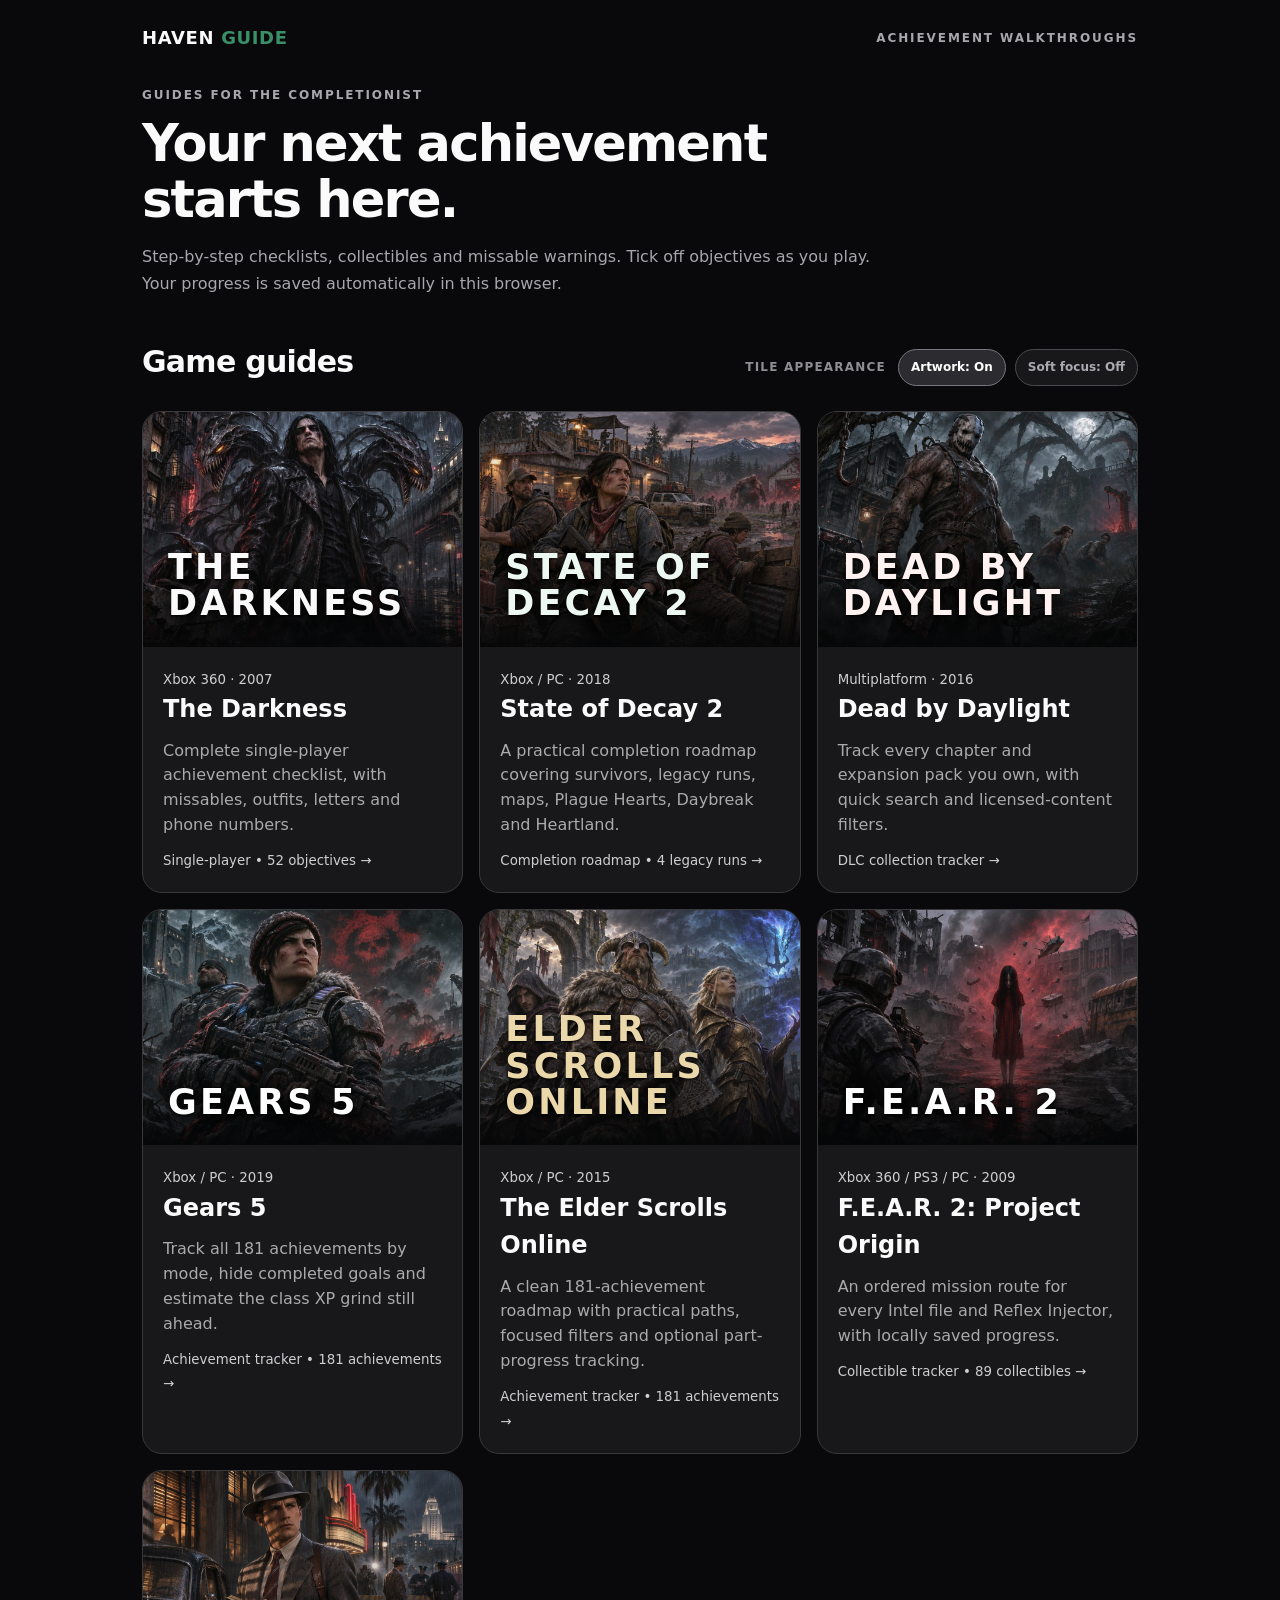
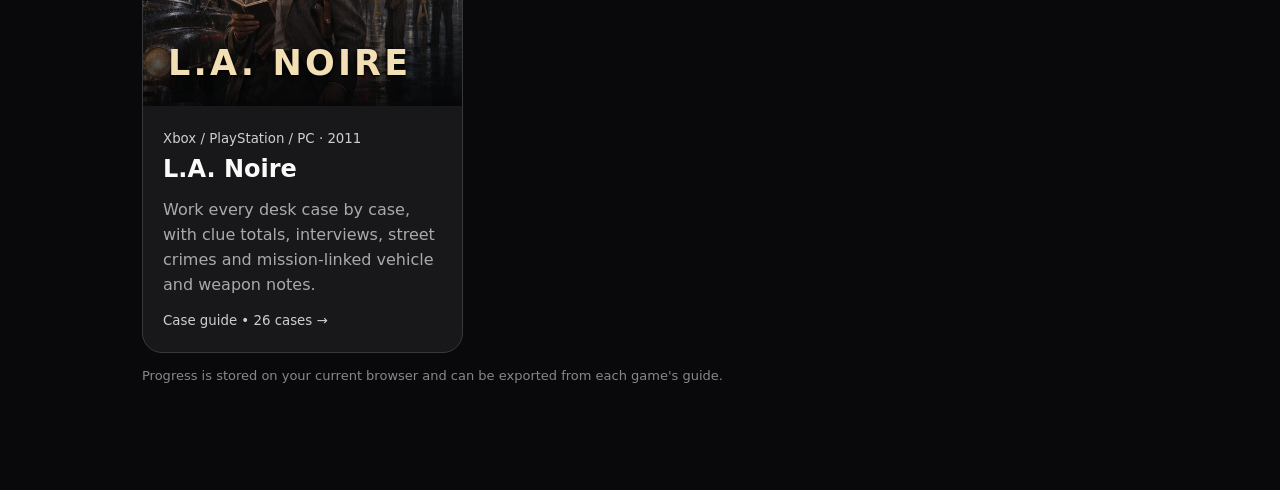
<file: index.html>
<!doctype html>
<html lang="en">
<head>
  <meta charset="utf-8">
  <meta name="viewport" content="width=device-width,initial-scale=1">
  <meta name="description" content="Interactive game achievement walkthroughs and completion trackers.">
  <title>Haven Guide — Achievement Walkthroughs</title>
  <link rel="stylesheet" href="assets/style.css">
  <link rel="stylesheet" href="assets/home-tiles.css">
</head>
<body>
  <main class="shell">
    <header class="topbar">
      <a class="brand" href="./">HAVEN <i>GUIDE</i></a>
      <span class="eyebrow">Achievement walkthroughs</span>
    </header>

    <section class="hero">
      <div class="eyebrow">Guides for the completionist</div>
      <h1>Your next achievement<br>starts here.</h1>
      <p>Step-by-step checklists, collectibles and missable warnings. Tick off objectives as you play. Your progress is saved automatically in this browser.</p>
    </section>

    <div class="guide-heading">
      <h2 class="section-title">Game guides</h2>
      <div class="appearance-wrap" role="group" aria-label="Game tile appearance">
        <span class="appearance-label">Tile appearance</span>
        <button class="appearance-toggle" id="artwork-toggle" type="button" aria-pressed="true">Artwork: On</button>
        <button class="appearance-toggle" id="focus-toggle" type="button" aria-pressed="false">Soft focus: Off</button>
        <span class="sr-only" id="appearance-status" aria-live="polite"></span>
      </div>
    </div>

    <div id="games" class="game-grid"><p class="empty">Loading games…</p></div>
    <p class="footnote">Progress is stored on your current browser and can be exported from each game's guide.</p>
  </main>
  <script src="assets/home.js" defer></script>
</body>
</html>
</file>
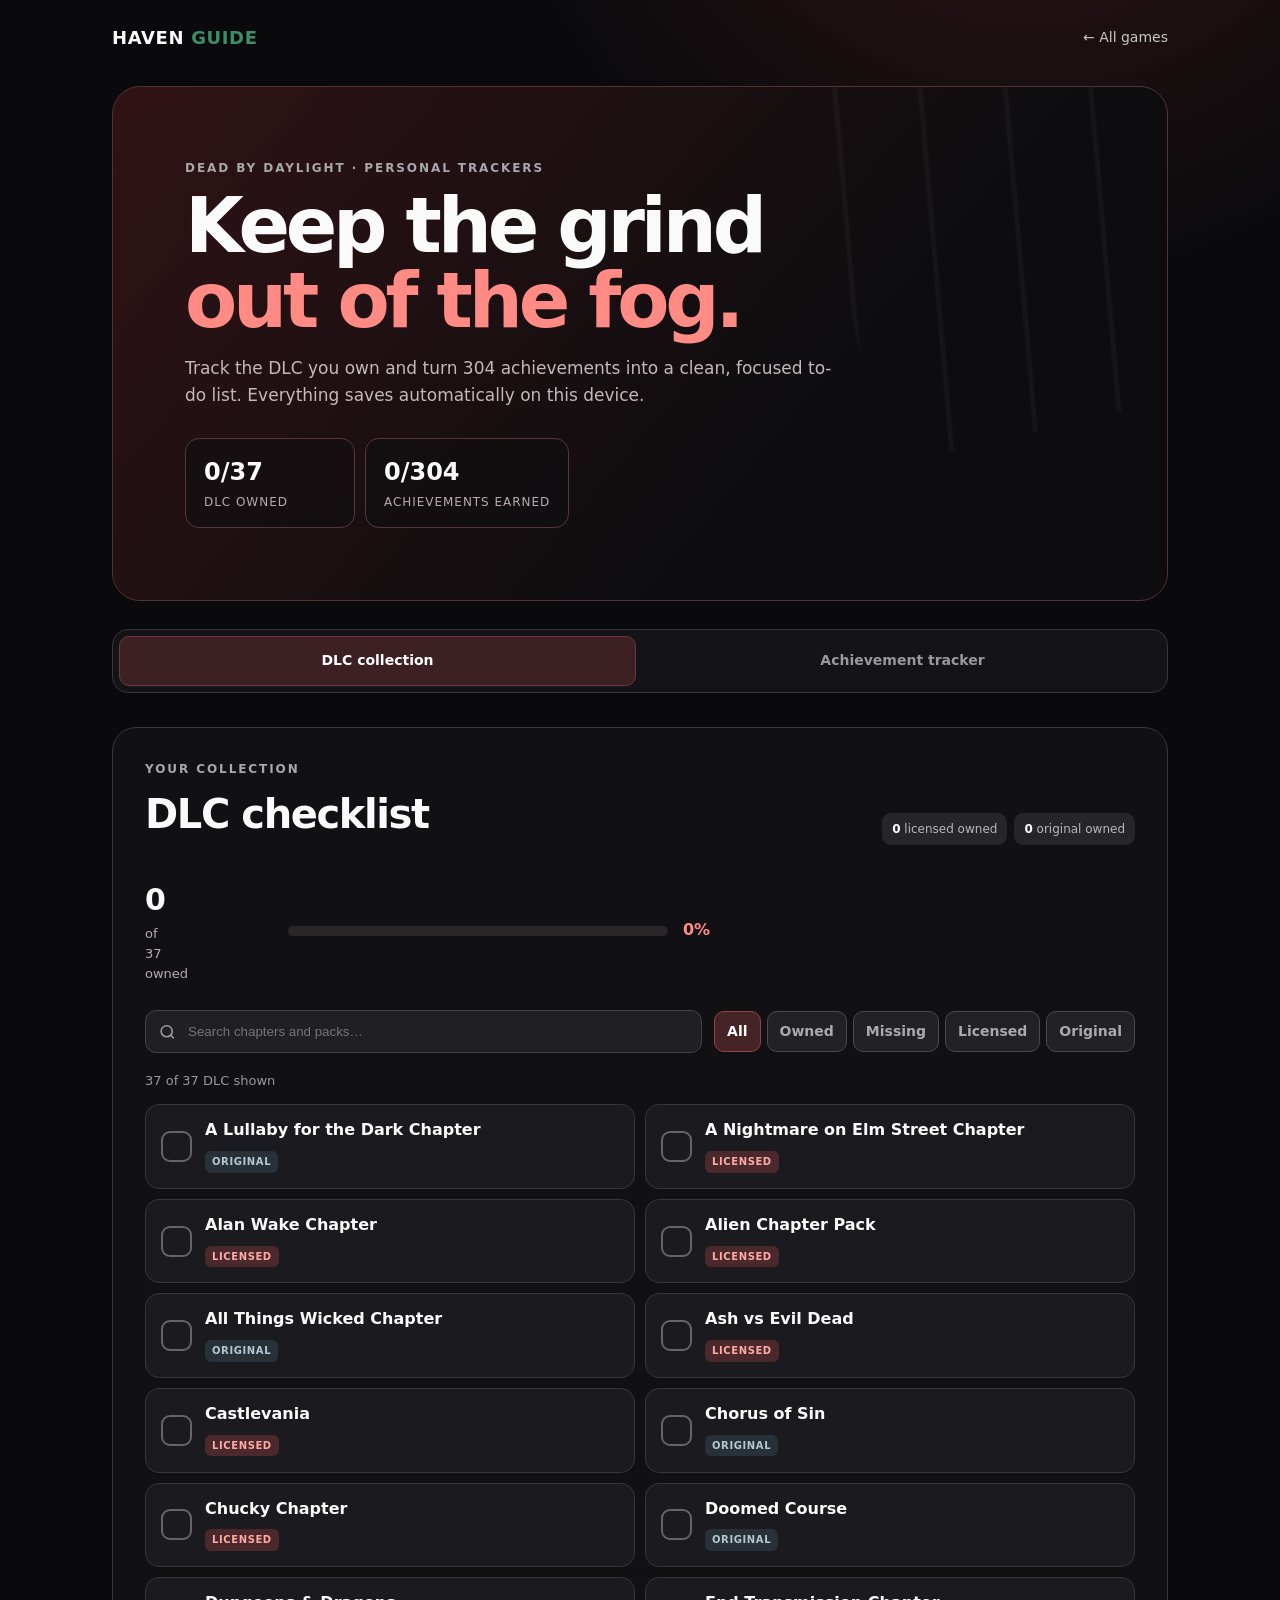
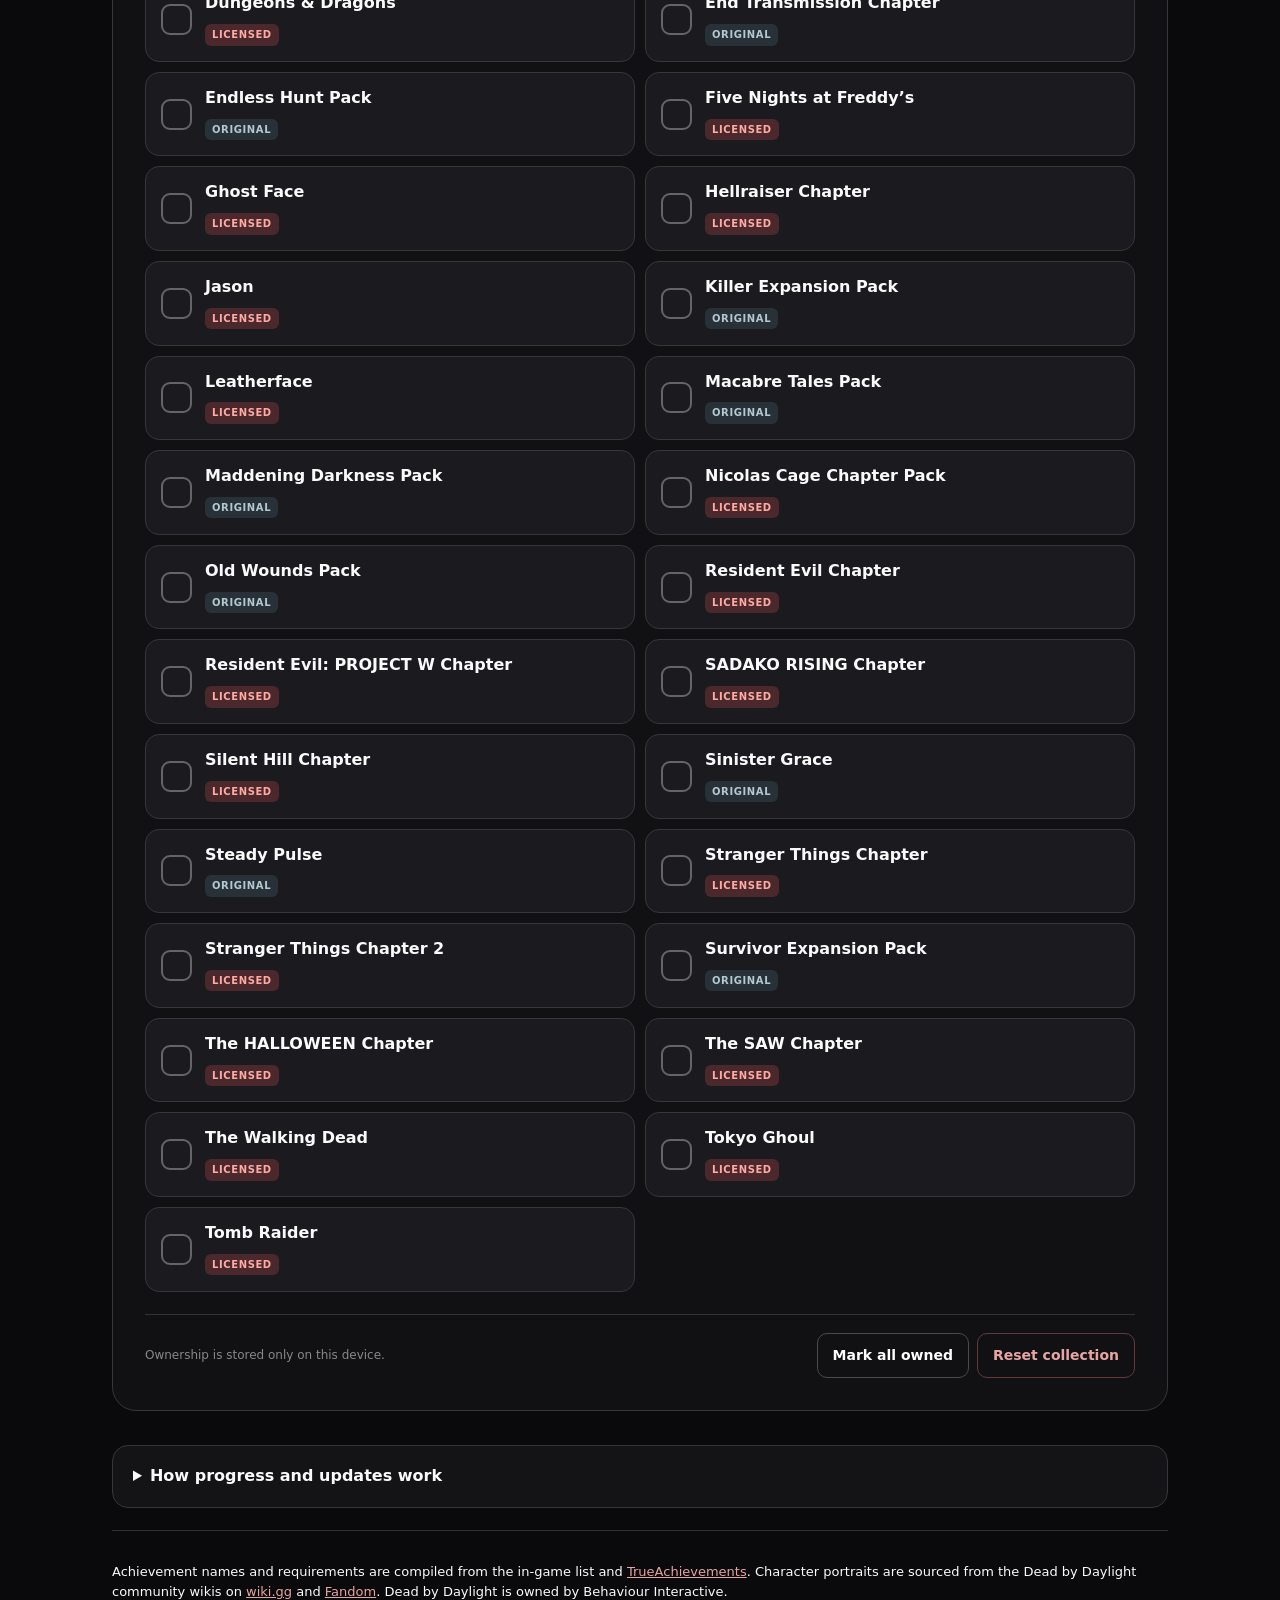
<file: guides/dead-by-daylight-dlc/index.html>
<!doctype html>
<html lang="en">
<head>
  <meta charset="utf-8">
  <meta name="viewport" content="width=device-width,initial-scale=1">
  <meta name="description" content="Dead by Daylight DLC and achievement trackers with local progress saving.">
  <title>Dead by Daylight Trackers — Haven Guide</title>
  <link rel="stylesheet" href="../../assets/style.css">
  <link rel="stylesheet" href="style.css">
</head>
<body class="dbd-page">
  <main class="shell dbd-shell">
    <header class="topbar">
      <a class="brand" href="../../">HAVEN <i>GUIDE</i></a>
      <a class="navlink" href="../../">← All games</a>
    </header>

    <section class="dbd-hero">
      <div class="eyebrow">Dead by Daylight · Personal trackers</div>
      <h1>Keep the grind<br><span>out of the fog.</span></h1>
      <p>Track the DLC you own and turn 304 achievements into a clean, focused to-do list. Everything saves automatically on this device.</p>
      <div class="hero-stats" aria-live="polite">
        <div><b id="hero-dlc-count">0/0</b><span>DLC owned</span></div>
        <div><b id="hero-achievement-count">0/304</b><span>Achievements earned</span></div>
      </div>
    </section>

    <nav class="view-tabs" aria-label="Dead by Daylight tracker views">
      <button class="view-tab active" type="button" data-view-target="dlc-view" aria-selected="true">DLC collection</button>
      <button class="view-tab" type="button" data-view-target="achievements-view" aria-selected="false">Achievement tracker</button>
    </nav>

    <section class="tracker-view active" id="dlc-view">
      <section class="tracker-panel" aria-labelledby="dlc-title">
        <div class="tracker-heading">
          <div><div class="eyebrow">Your collection</div><h2 id="dlc-title">DLC checklist</h2></div>
          <div class="summary-pills"><span><b id="licensed-owned">0</b> licensed owned</span><span><b id="original-owned">0</b> original owned</span></div>
        </div>
        <div class="collection-progress" aria-live="polite">
          <div class="progress-copy"><b id="owned-count">0</b><span>of <span id="total-count">0</span> owned</span></div>
          <div class="progress-track" aria-hidden="true"><span id="dlc-progress-bar"></span></div>
          <strong id="dlc-progress-percent">0%</strong>
        </div>
        <div class="tracker-tools">
          <label class="search-box"><span class="sr-only">Search DLC</span><svg aria-hidden="true" viewBox="0 0 24 24"><circle cx="11" cy="11" r="7"></circle><path d="m20 20-4-4"></path></svg><input id="dlc-search" type="search" placeholder="Search chapters and packs…" autocomplete="off"></label>
          <div class="filter-row" aria-label="Filter DLC">
            <button class="filter active" type="button" data-dlc-filter="all" aria-pressed="true">All</button><button class="filter" type="button" data-dlc-filter="owned" aria-pressed="false">Owned</button><button class="filter" type="button" data-dlc-filter="missing" aria-pressed="false">Missing</button><button class="filter" type="button" data-dlc-filter="licensed" aria-pressed="false">Licensed</button><button class="filter" type="button" data-dlc-filter="original" aria-pressed="false">Original</button>
          </div>
        </div>
        <p class="result-line" id="dlc-result-line">Loading DLC…</p>
        <div class="dlc-grid" id="dlc-grid"></div>
        <div class="empty-state" id="dlc-empty-state" hidden>No DLC matches those filters.</div>
        <div class="tracker-footer"><span>Ownership is stored only on this device.</span><div><button class="quiet-button" id="mark-all-dlc" type="button">Mark all owned</button><button class="quiet-button danger-button" id="reset-dlc" type="button">Reset collection</button></div></div>
      </section>
    </section>

    <section class="tracker-view" id="achievements-view" hidden>
      <section class="tracker-panel achievement-panel" aria-labelledby="achievements-title">
        <div class="tracker-heading">
          <div><div class="eyebrow">Less clutter, clearer goals</div><h2 id="achievements-title">Achievement tracker</h2></div>
          <div class="achievement-score"><b id="achievement-earned-count">0</b><span>/ <span id="achievement-total-count">304</span> earned</span></div>
        </div>
        <div class="collection-progress achievement-progress" aria-live="polite">
          <div class="progress-copy"><b id="achievement-percent">0%</b><span>complete</span></div>
          <div class="progress-track" aria-hidden="true"><span id="achievement-progress-bar"></span></div>
          <strong id="achievement-remaining">304 left</strong>
        </div>
        <div class="action-strip">
          <button class="action-button active" id="incomplete-toggle" type="button" aria-pressed="true">Show incomplete only: On</button>
          <button class="action-button" id="export-progress" type="button">Export progress</button>
          <button class="action-button" id="import-progress" type="button">Import progress</button>
          <button class="action-button danger-button" id="reset-achievements" type="button">Reset progress</button>
          <input id="progress-file" type="file" accept="application/json,.json" hidden>
        </div>
        <details class="character-browser" open>
          <summary><span>Browse by character</span><small>Choose a tile to see only their achievements</small></summary>
          <div class="character-browser-body">
            <div class="character-heading"><h3>Killers</h3><button class="text-button" type="button" data-clear-character>Clear character filter</button></div>
            <div class="character-grid" id="killer-characters"></div>
            <div class="character-heading"><h3>Survivors</h3></div>
            <div class="character-grid" id="survivor-characters"></div>
          </div>
        </details>
        <div class="achievement-filters">
          <label class="search-box wide"><span class="sr-only">Search achievements</span><svg aria-hidden="true" viewBox="0 0 24 24"><circle cx="11" cy="11" r="7"></circle><path d="m20 20-4-4"></path></svg><input id="achievement-search" type="search" placeholder="Search names and descriptions…" autocomplete="off"></label>
          <label><span>Role</span><select id="role-filter"><option value="">All roles</option><option>Killer</option><option>Survivor</option><option>Misc</option></select></label>
          <label><span>Character</span><select id="character-filter"><option value="">All characters</option></select></label>
          <label><span>Map</span><select id="map-filter"><option value="">All maps</option></select></label>
          <label><span>Chapter / update</span><select id="achievement-dlc-filter"><option value="">All content</option></select></label>
        </div>
        <div class="active-filter-line" id="active-filter-line" hidden></div>
        <p class="result-line" id="achievement-result-line">Loading achievements…</p>
        <div class="achievement-list" id="achievement-list"></div>
        <div class="empty-state" id="achievement-empty-state" hidden><strong>Nothing left in this view.</strong><span>Change a filter or turn off “incomplete only” to see earned achievements.</span></div>
      </section>
    </section>

    <details class="legend-card">
      <summary>How progress and updates work</summary>
      <div><p>Your checks stay in this browser until you reset them or clear browser storage. Export a backup before changing device or browser.</p><p>The achievement catalogue lives in <code>achievements.json</code>, so names, requirements, characters and maps can be updated without rebuilding the page.</p></div>
    </details>
    <footer class="dbd-footer"><p>Achievement names and requirements are compiled from the in-game list and <a href="https://www.trueachievements.com/game/dead-by-daylight/achievements">TrueAchievements</a>. Character portraits are sourced from the Dead by Daylight community wikis on <a href="https://deadbydaylight.wiki.gg/wiki/Characters">wiki.gg</a> and <a href="https://deadbydaylight.fandom.com/wiki/Characters">Fandom</a>. Dead by Daylight is owned by Behaviour Interactive.</p></footer>
  </main>
  <script src="app.js" defer></script>
</body>
</html>
</file>
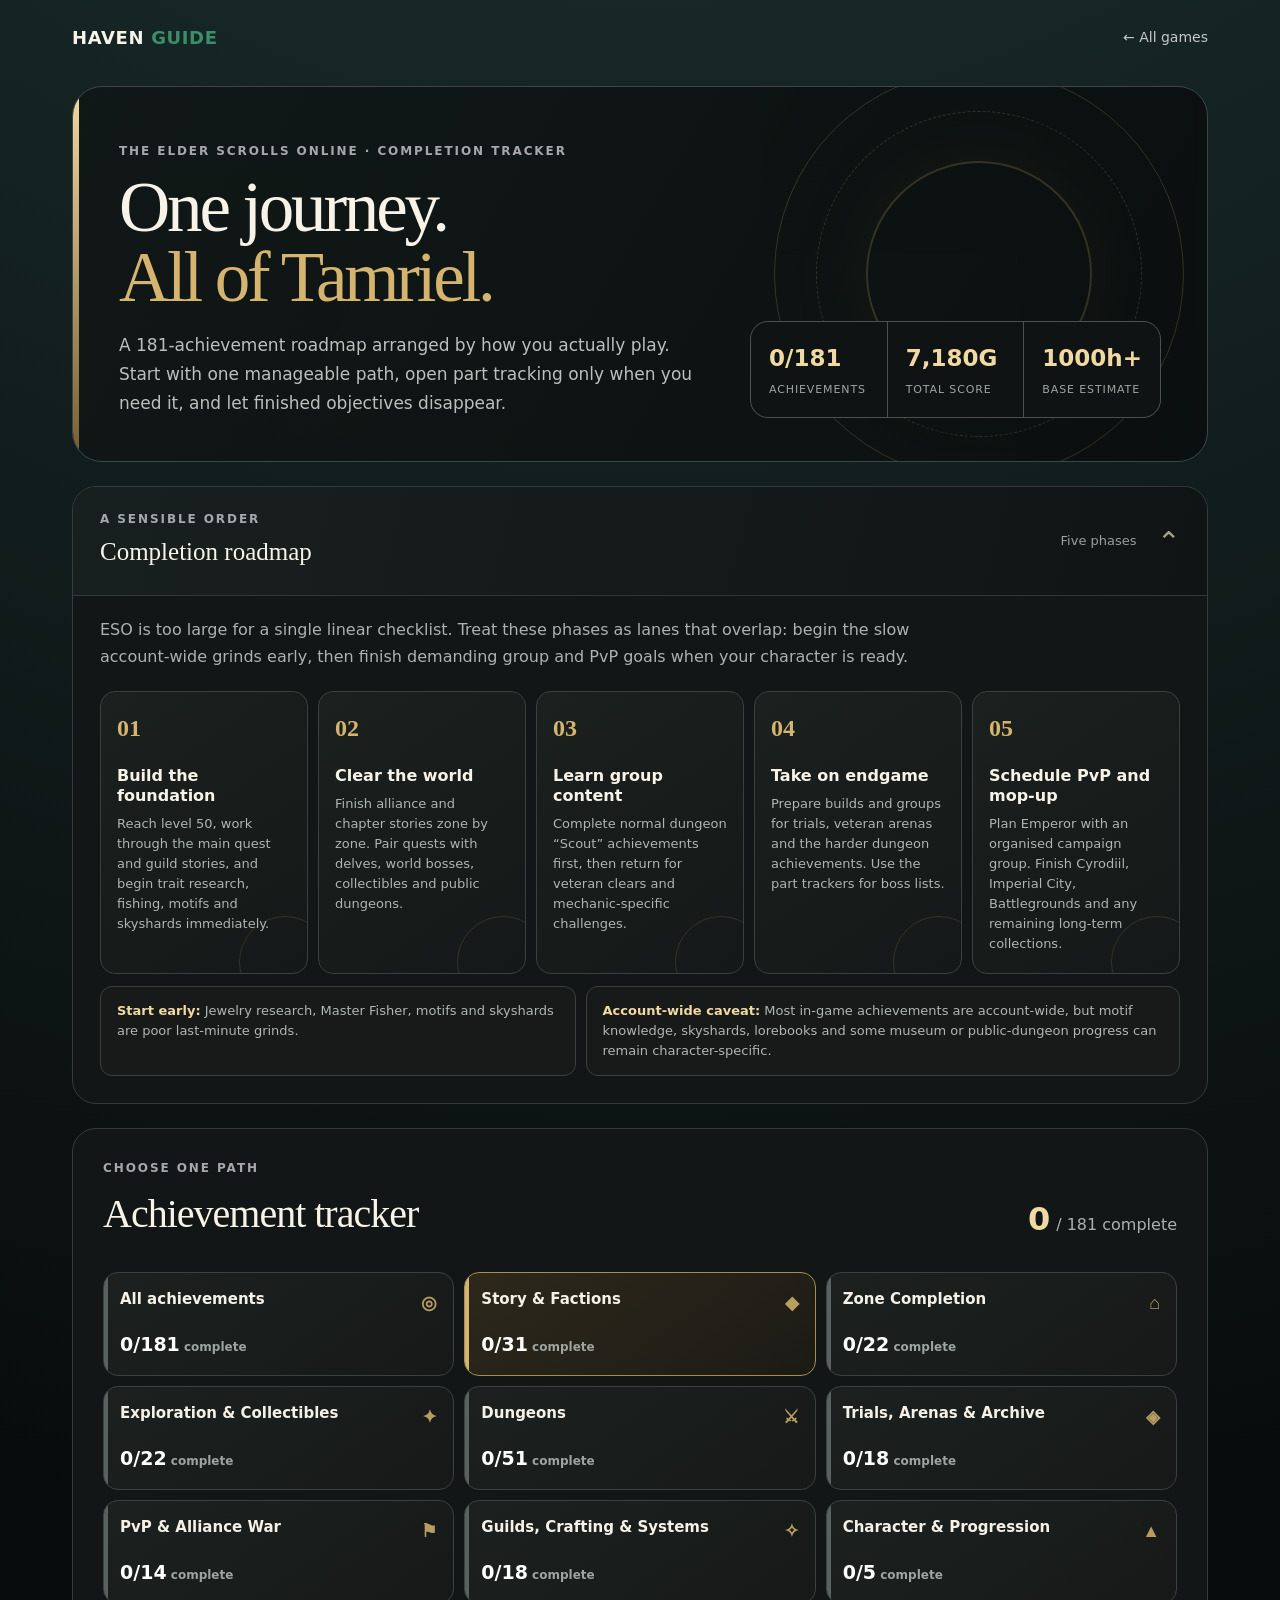
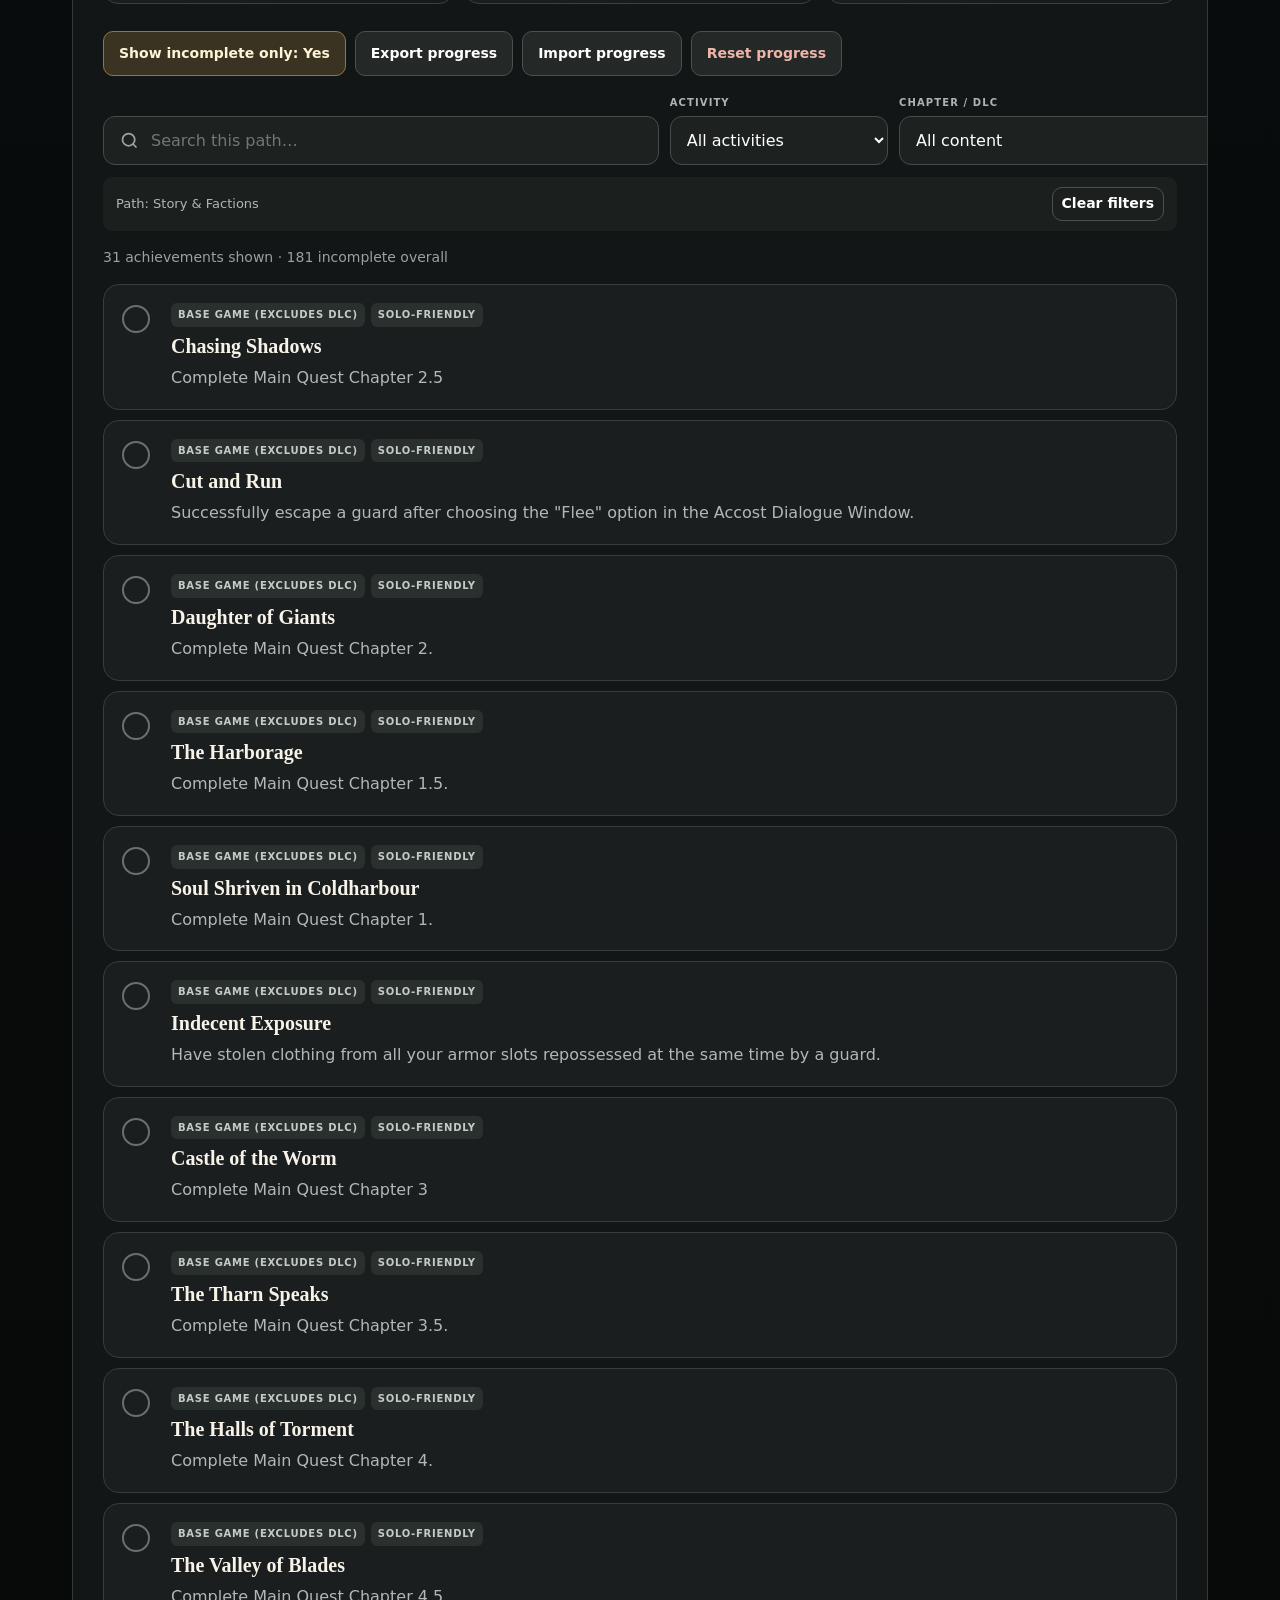
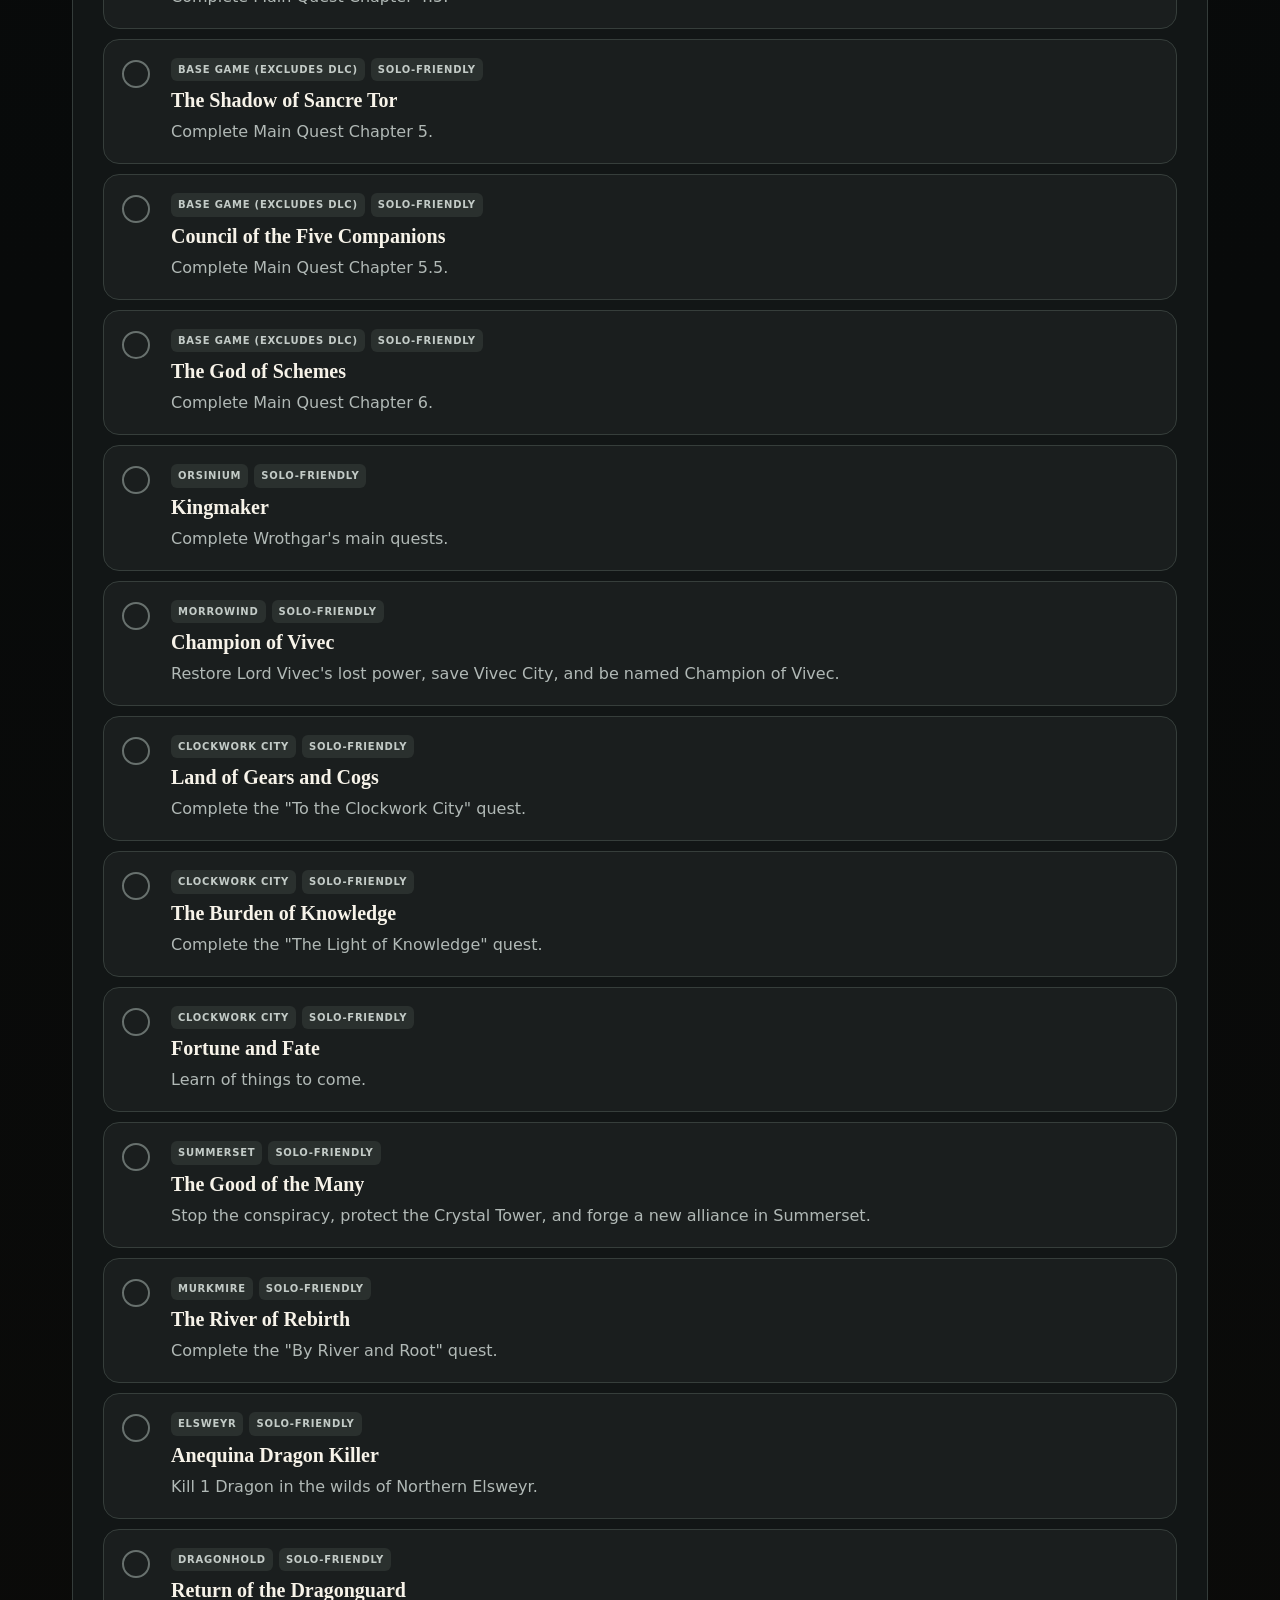
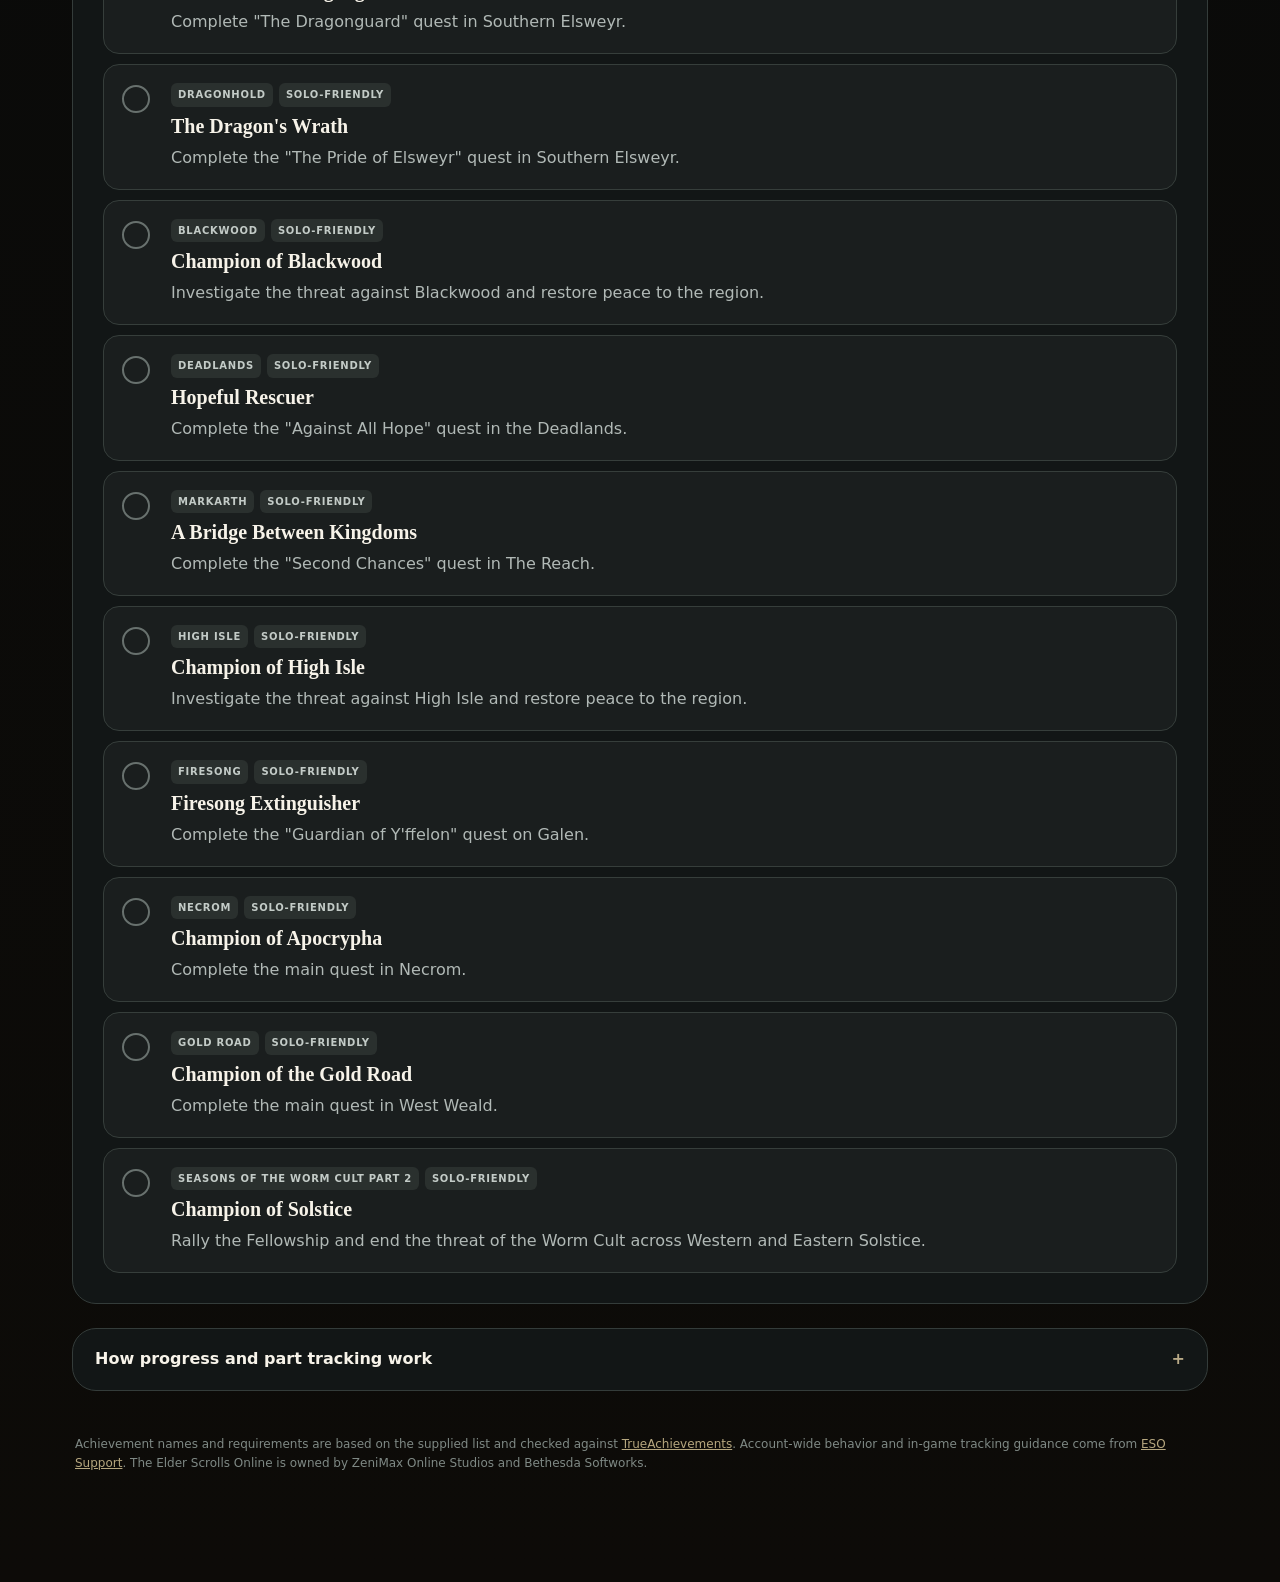
<file: guides/elder-scrolls-online/index.html>
<!doctype html>
<html lang="en">
<head>
  <meta charset="utf-8">
  <meta name="viewport" content="width=device-width,initial-scale=1">
  <meta name="description" content="A clean Elder Scrolls Online achievement tracker with practical categories and optional part progress.">
  <title>The Elder Scrolls Online Tracker — Haven Guide</title>
  <link rel="stylesheet" href="../../assets/style.css">
  <link rel="stylesheet" href="style.css">
</head>
<body class="eso-page">
  <main class="shell eso-shell">
    <header class="topbar">
      <a class="brand" href="../../">HAVEN <i>GUIDE</i></a>
      <a class="navlink" href="../../">← All games</a>
    </header>

    <section class="eso-hero">
      <div class="hero-rune" aria-hidden="true"><i></i><i></i><i></i></div>
      <div class="hero-copy">
        <div class="eyebrow">The Elder Scrolls Online · Completion tracker</div>
        <h1>One journey.<br><span>All of Tamriel.</span></h1>
        <p>A 181-achievement roadmap arranged by how you actually play. Start with one manageable path, open part tracking only when you need it, and let finished objectives disappear.</p>
      </div>
      <div class="hero-stats" aria-live="polite">
        <div><b id="hero-progress">0/181</b><span>Achievements</span></div>
        <div><b>7,180G</b><span>Total score</span></div>
        <div><b>1000h+</b><span>Base estimate</span></div>
      </div>
    </section>

    <details class="roadmap-panel" open>
      <summary><span><small class="eyebrow">A sensible order</small><strong>Completion roadmap</strong></span><span class="summary-hint">Five phases</span></summary>
      <div class="roadmap-body">
        <p class="roadmap-intro">ESO is too large for a single linear checklist. Treat these phases as lanes that overlap: begin the slow account-wide grinds early, then finish demanding group and PvP goals when your character is ready.</p>
        <div class="phase-grid">
          <article><b>01</b><h2>Build the foundation</h2><p>Reach level 50, work through the main quest and guild stories, and begin trait research, fishing, motifs and skyshards immediately.</p></article>
          <article><b>02</b><h2>Clear the world</h2><p>Finish alliance and chapter stories zone by zone. Pair quests with delves, world bosses, collectibles and public dungeons.</p></article>
          <article><b>03</b><h2>Learn group content</h2><p>Complete normal dungeon “Scout” achievements first, then return for veteran clears and mechanic-specific challenges.</p></article>
          <article><b>04</b><h2>Take on endgame</h2><p>Prepare builds and groups for trials, veteran arenas and the harder dungeon achievements. Use the part trackers for boss lists.</p></article>
          <article><b>05</b><h2>Schedule PvP and mop-up</h2><p>Plan Emperor with an organised campaign group. Finish Cyrodiil, Imperial City, Battlegrounds and any remaining long-term collections.</p></article>
        </div>
        <div class="planning-notes">
          <p><strong>Start early:</strong> Jewelry research, Master Fisher, motifs and skyshards are poor last-minute grinds.</p>
          <p><strong>Account-wide caveat:</strong> Most in-game achievements are account-wide, but motif knowledge, skyshards, lorebooks and some museum or public-dungeon progress can remain character-specific.</p>
        </div>
      </div>
    </details>

    <section class="tracker-panel" aria-labelledby="tracker-title">
      <div class="tracker-heading">
        <div><div class="eyebrow">Choose one path</div><h2 id="tracker-title">Achievement tracker</h2></div>
        <div class="tracker-total"><b id="completed-count">0</b><span>/ <span id="total-count">181</span> complete</span></div>
      </div>

      <div class="bucket-grid" id="bucket-grid" aria-label="Achievement categories"></div>

      <div class="action-strip">
        <button class="action-button active" id="incomplete-toggle" type="button" aria-pressed="true">Show incomplete only: Yes</button>
        <button class="action-button" id="export-progress" type="button">Export progress</button>
        <button class="action-button" id="import-progress" type="button">Import progress</button>
        <button class="action-button danger-button" id="reset-progress" type="button">Reset progress</button>
        <input id="progress-file" type="file" accept="application/json,.json" hidden>
      </div>

      <div class="filter-grid">
        <label class="search-box"><span class="sr-only">Search achievements</span><svg aria-hidden="true" viewBox="0 0 24 24"><circle cx="11" cy="11" r="7"></circle><path d="m20 20-4-4"></path></svg><input id="achievement-search" type="search" placeholder="Search this path…" autocomplete="off"></label>
        <label class="select-filter"><span>Activity</span><select id="tag-filter"><option value="">All activities</option></select></label>
        <label class="select-filter"><span>Chapter / DLC</span><select id="pack-filter"><option value="">All content</option></select></label>
      </div>
      <div class="active-filter-line" id="active-filter-line" hidden></div>
      <p class="result-line" id="result-line">Loading achievements…</p>
      <div class="achievement-list" id="achievement-list"></div>
      <div class="empty-state" id="empty-state" hidden><strong>Nothing left in this view.</strong><span>Choose another path, clear a filter, or show completed achievements.</span></div>
    </section>

    <details class="info-card">
      <summary>How progress and part tracking work</summary>
      <div><p>Achievement checks and optional counters are stored only in this browser. Part tracking is a planning aid; the in-game achievement panel remains authoritative.</p><p>The full catalogue is maintained in <code>achievements.json</code>, so future chapters can be added without rebuilding the interface.</p></div>
    </details>

    <footer class="eso-footer">
      <p>Achievement names and requirements are based on the supplied list and checked against <a href="https://www.trueachievements.com/game/The-Elder-Scrolls-Online-Tamriel-Unlimited/achievements">TrueAchievements</a>. Account-wide behavior and in-game tracking guidance come from <a href="https://help.elderscrollsonline.com/app/answers/detail/a_id/55358/">ESO Support</a>. The Elder Scrolls Online is owned by ZeniMax Online Studios and Bethesda Softworks.</p>
    </footer>
  </main>
  <script src="app.js" defer></script>
</body>
</html>
</file>
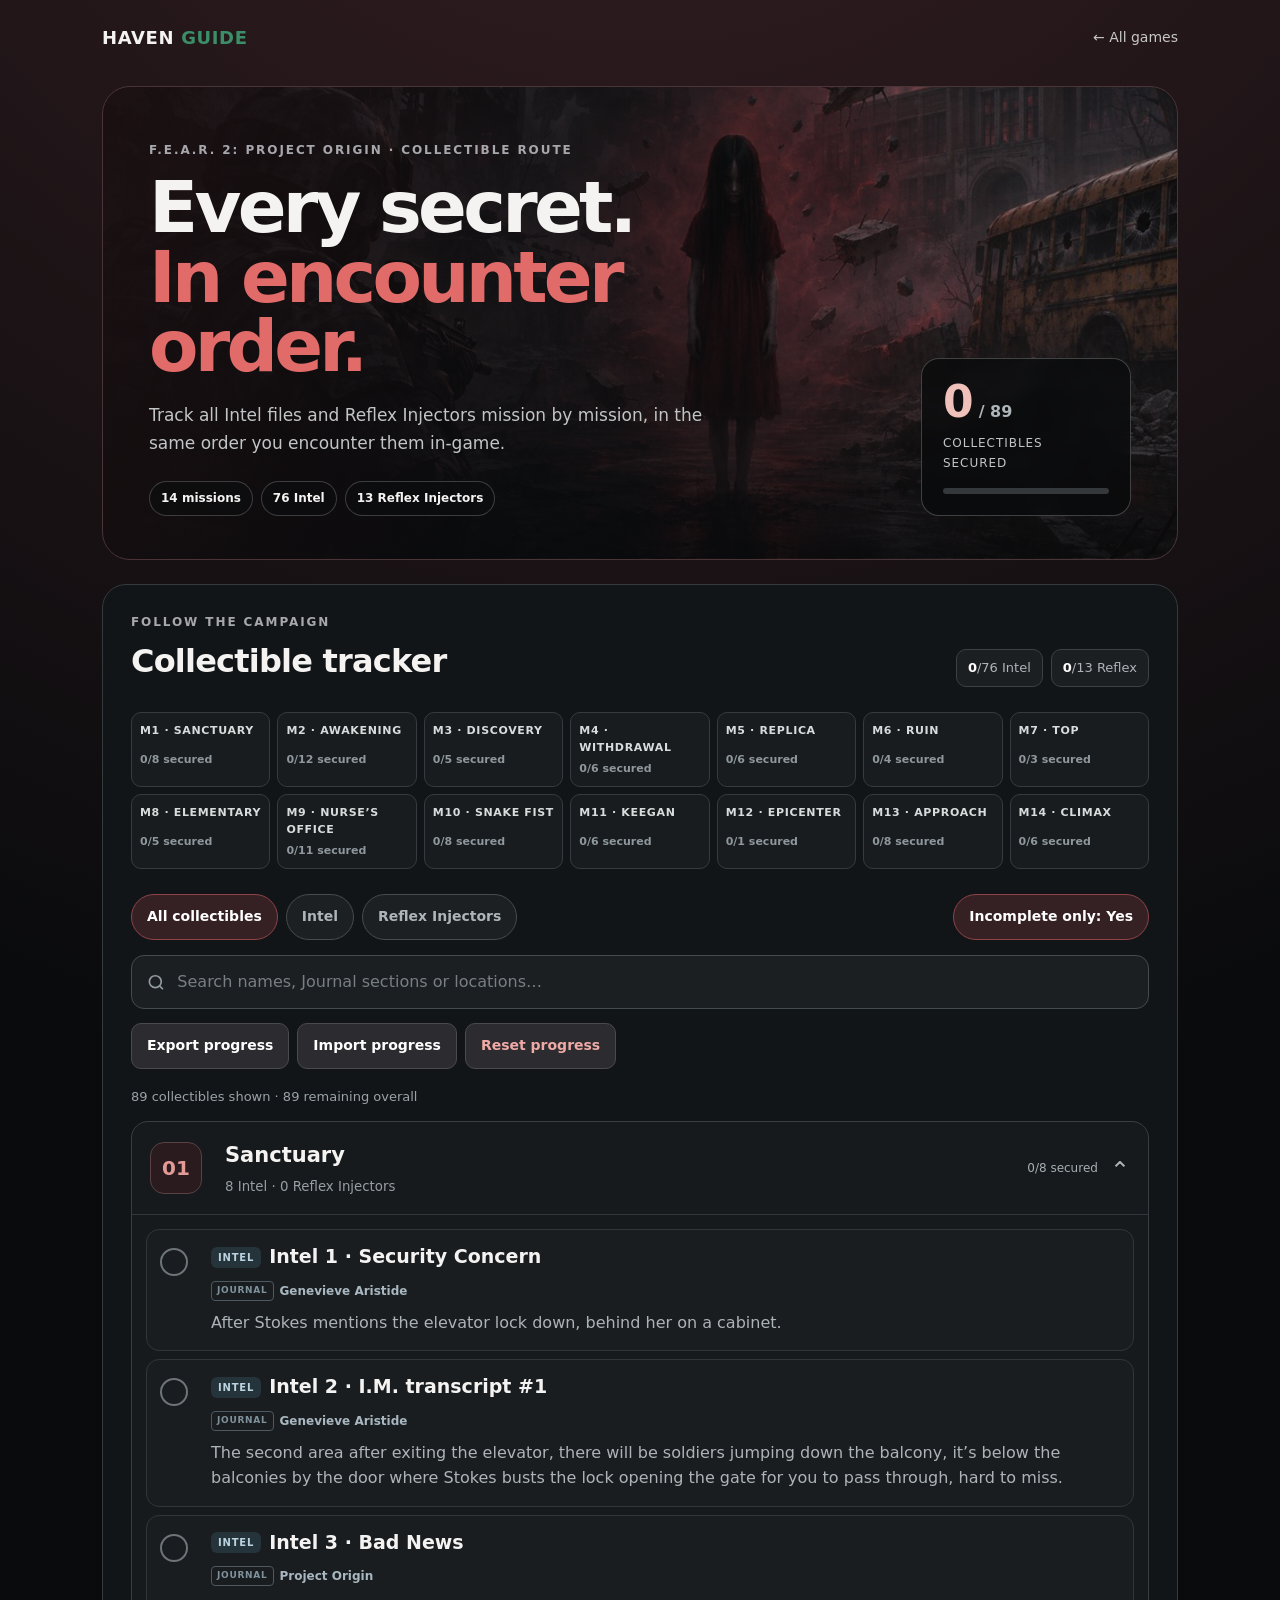
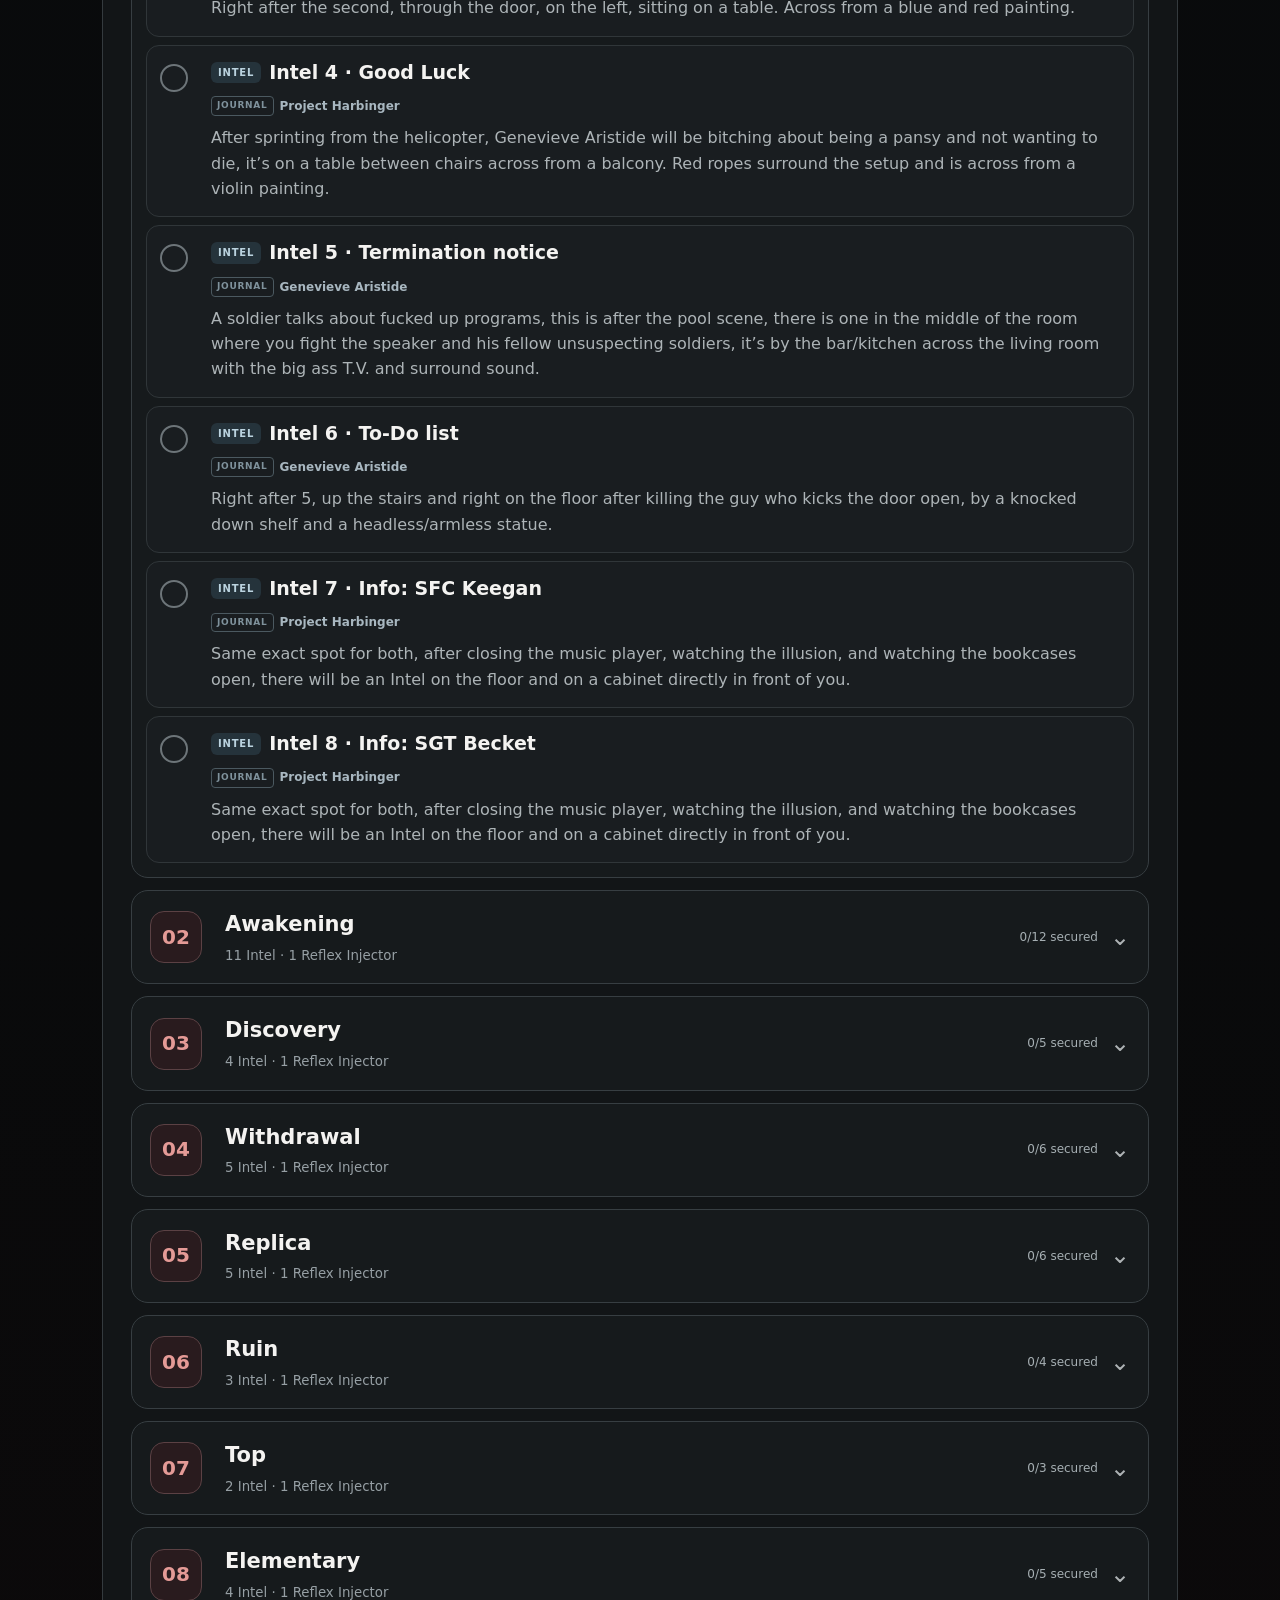
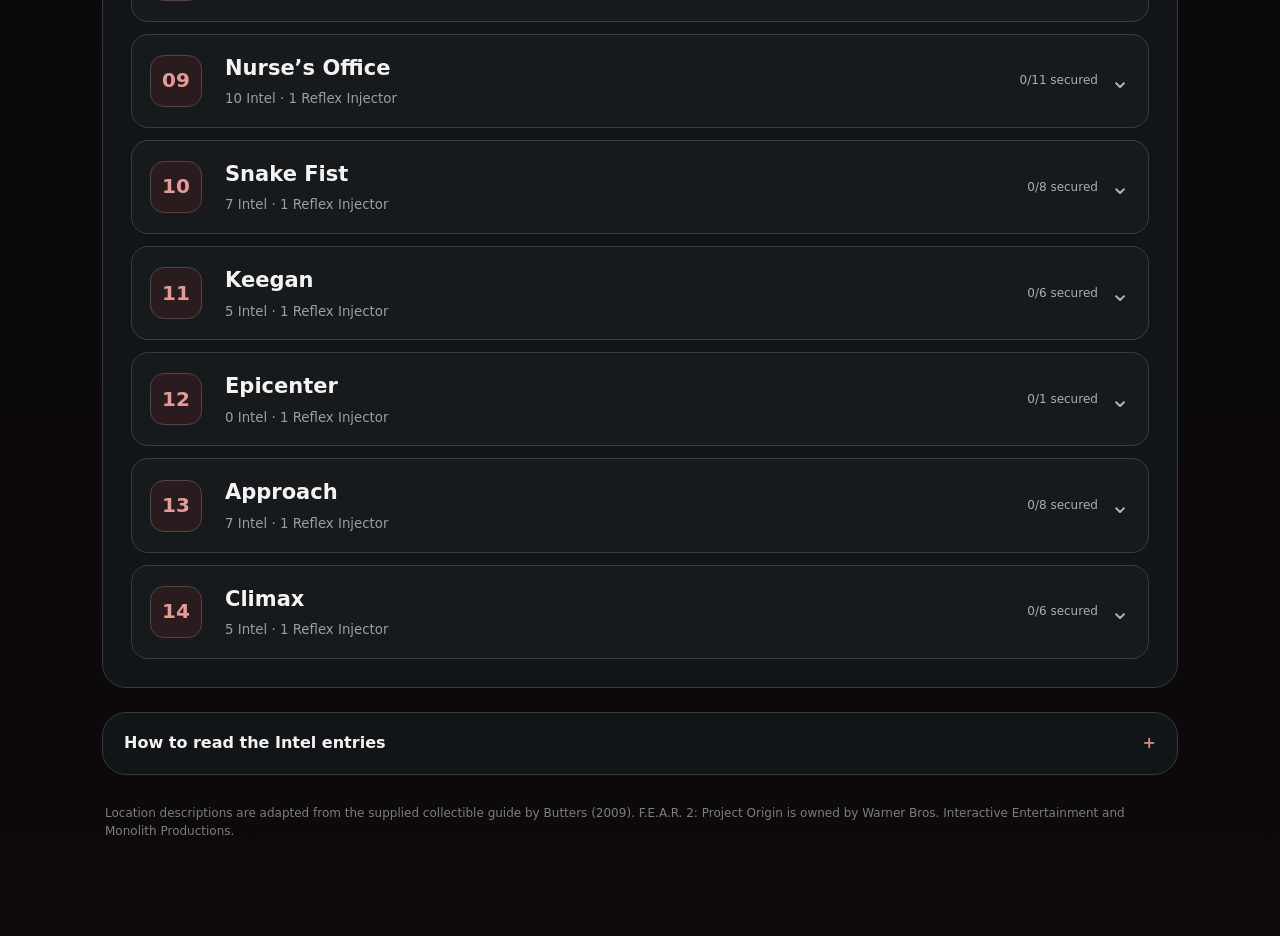
<file: guides/fear-2/index.html>
<!doctype html>
<html lang="en">
<head>
  <meta charset="utf-8">
  <meta name="viewport" content="width=device-width,initial-scale=1">
  <meta name="description" content="An ordered F.E.A.R. 2 collectible tracker for all 76 Intel files and 13 Reflex Injectors.">
  <title>F.E.A.R. 2 Collectible Tracker — Haven Guide</title>
  <link rel="stylesheet" href="../../assets/style.css">
  <link rel="stylesheet" href="style.css">
</head>
<body class="fear2-page">
  <main class="shell fear2-shell">
    <header class="topbar">
      <a class="brand" href="../../">HAVEN <i>GUIDE</i></a>
      <a class="navlink" href="../../">← All games</a>
    </header>

    <section class="fear2-hero">
      <div class="hero-content">
        <div class="eyebrow">F.E.A.R. 2: Project Origin · Collectible route</div>
        <h1>Every secret.<br><span>In encounter order.</span></h1>
        <p>Track all Intel files and Reflex Injectors mission by mission, in the same order you encounter them in-game.</p>
        <div class="route-note"><span>14 missions</span><span>76 Intel</span><span>13 Reflex Injectors</span></div>
      </div>
      <div class="hero-progress" aria-live="polite">
        <div class="progress-ring"><strong id="hero-complete">0</strong><span>/ 89</span></div>
        <p>collectibles secured</p>
        <div class="hero-bar"><i id="hero-bar-fill"></i></div>
      </div>
    </section>

    <section class="tracker-panel" aria-labelledby="tracker-title">
      <div class="tracker-heading">
        <div><div class="eyebrow">Follow the campaign</div><h2 id="tracker-title">Collectible tracker</h2></div>
        <div class="tracker-stats">
          <span><b id="intel-complete">0</b>/76 Intel</span>
          <span><b id="reflex-complete">0</b>/13 Reflex</span>
        </div>
      </div>

      <div class="mission-strip" id="mission-strip" aria-label="Mission progress"></div>

      <div class="control-row">
        <div class="type-filters" role="group" aria-label="Collectible type">
          <button class="filter-button active" type="button" data-type="all" aria-pressed="true">All collectibles</button>
          <button class="filter-button" type="button" data-type="intel" aria-pressed="false">Intel</button>
          <button class="filter-button" type="button" data-type="reflex" aria-pressed="false">Reflex Injectors</button>
        </div>
        <button class="filter-button incomplete-button active" id="incomplete-toggle" type="button" aria-pressed="true">Incomplete only: Yes</button>
      </div>

      <label class="search-box"><span class="sr-only">Search collectibles</span><svg aria-hidden="true" viewBox="0 0 24 24"><circle cx="11" cy="11" r="7"></circle><path d="m20 20-4-4"></path></svg><input id="collectible-search" type="search" placeholder="Search names, Journal sections or locations…" autocomplete="off"></label>

      <div class="action-row">
        <button type="button" id="export-progress">Export progress</button>
        <button type="button" id="import-progress">Import progress</button>
        <button type="button" class="danger-button" id="reset-progress">Reset progress</button>
        <input type="file" id="progress-file" accept="application/json,.json" hidden>
      </div>

      <p class="result-line" id="result-line">Loading collectible route…</p>
      <div class="mission-list" id="mission-list"></div>
      <div class="empty-state" id="empty-state" hidden><strong>No collectibles match this view.</strong><span>Clear the search, change type, or show completed collectibles.</span></div>
    </section>

    <details class="guide-help">
      <summary>How to read the Intel entries</summary>
      <div><p>The bold title is the Intel name. The smaller label underneath is the section where it appears in the in-game Journal—for example, <strong>Security Concern</strong> appears under <strong>Genevieve Aristide</strong>.</p><p>Shared-location collectibles have separate checkboxes but remain next to each other in their original route position.</p></div>
    </details>

    <footer class="fear2-footer">Location descriptions are adapted from the supplied collectible guide by Butters (2009). F.E.A.R. 2: Project Origin is owned by Warner Bros. Interactive Entertainment and Monolith Productions.</footer>
  </main>
  <script src="app.js" defer></script>
</body>
</html>
</file>
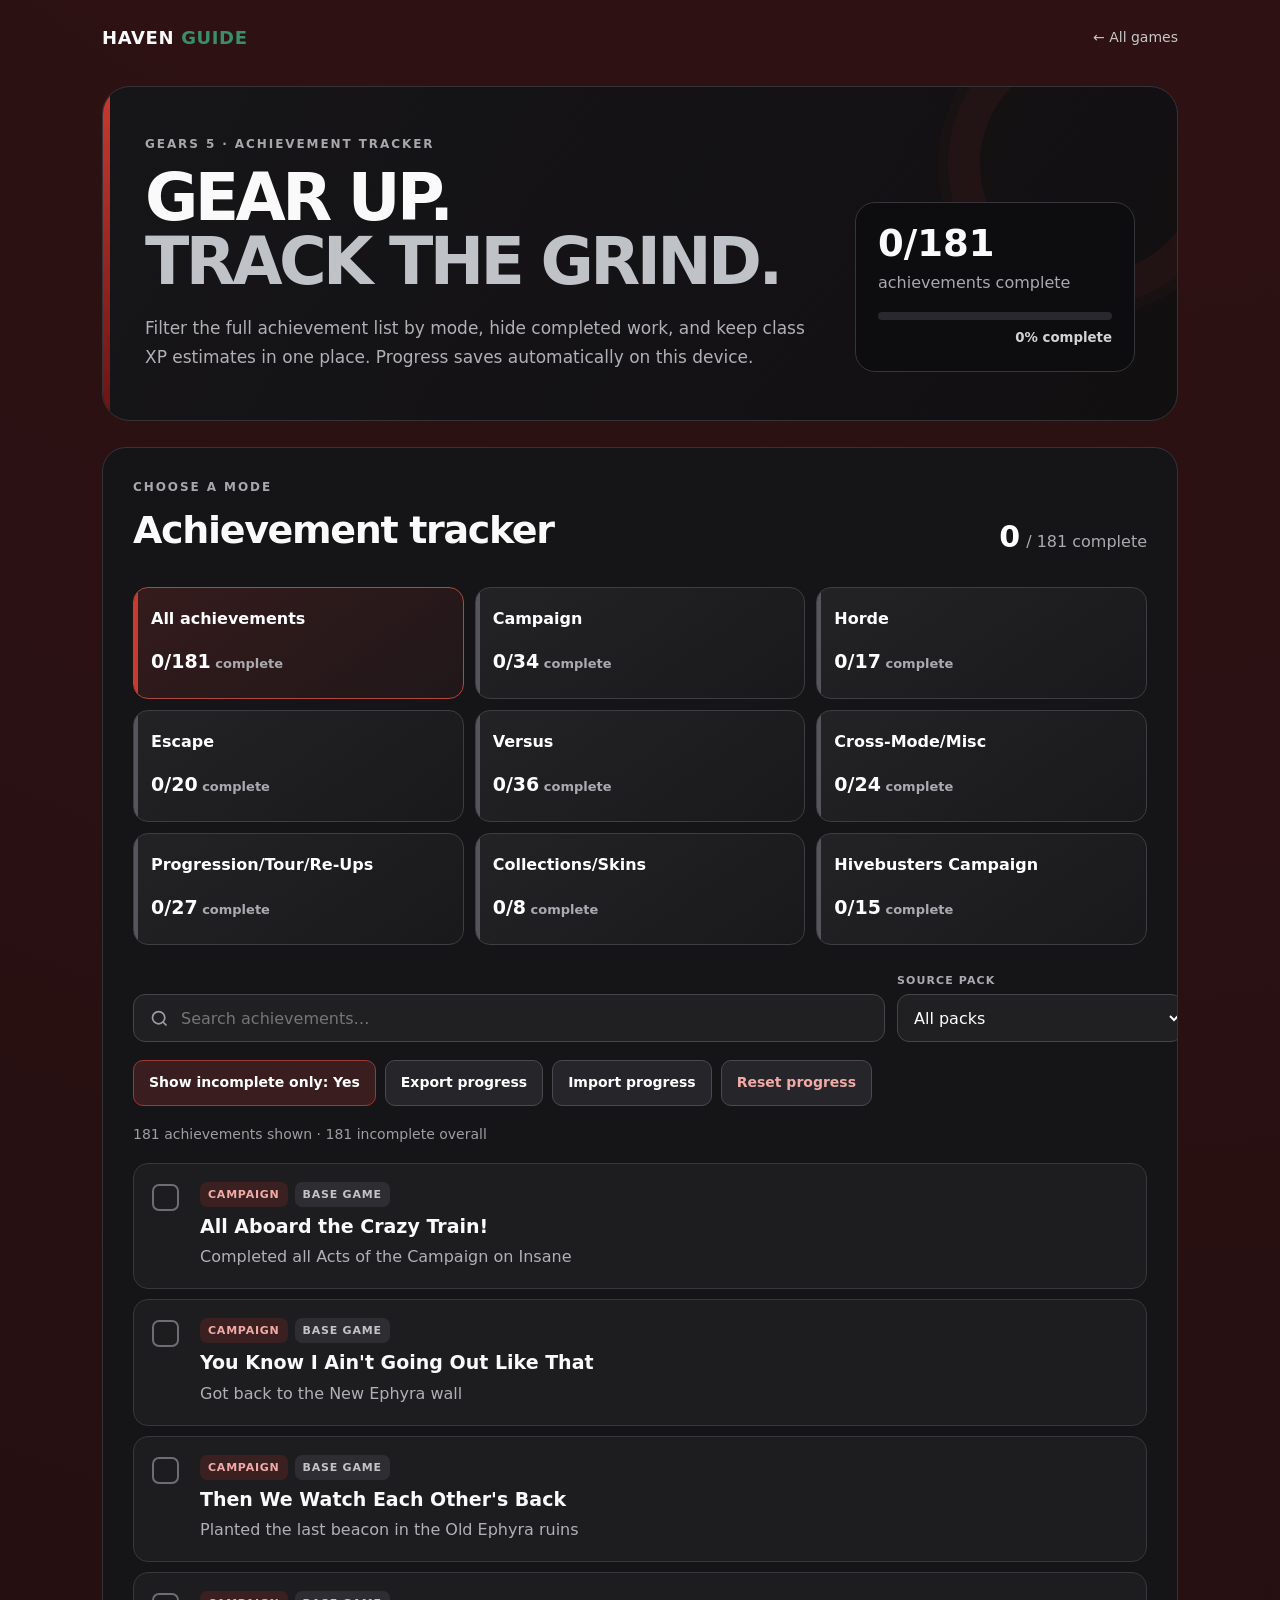
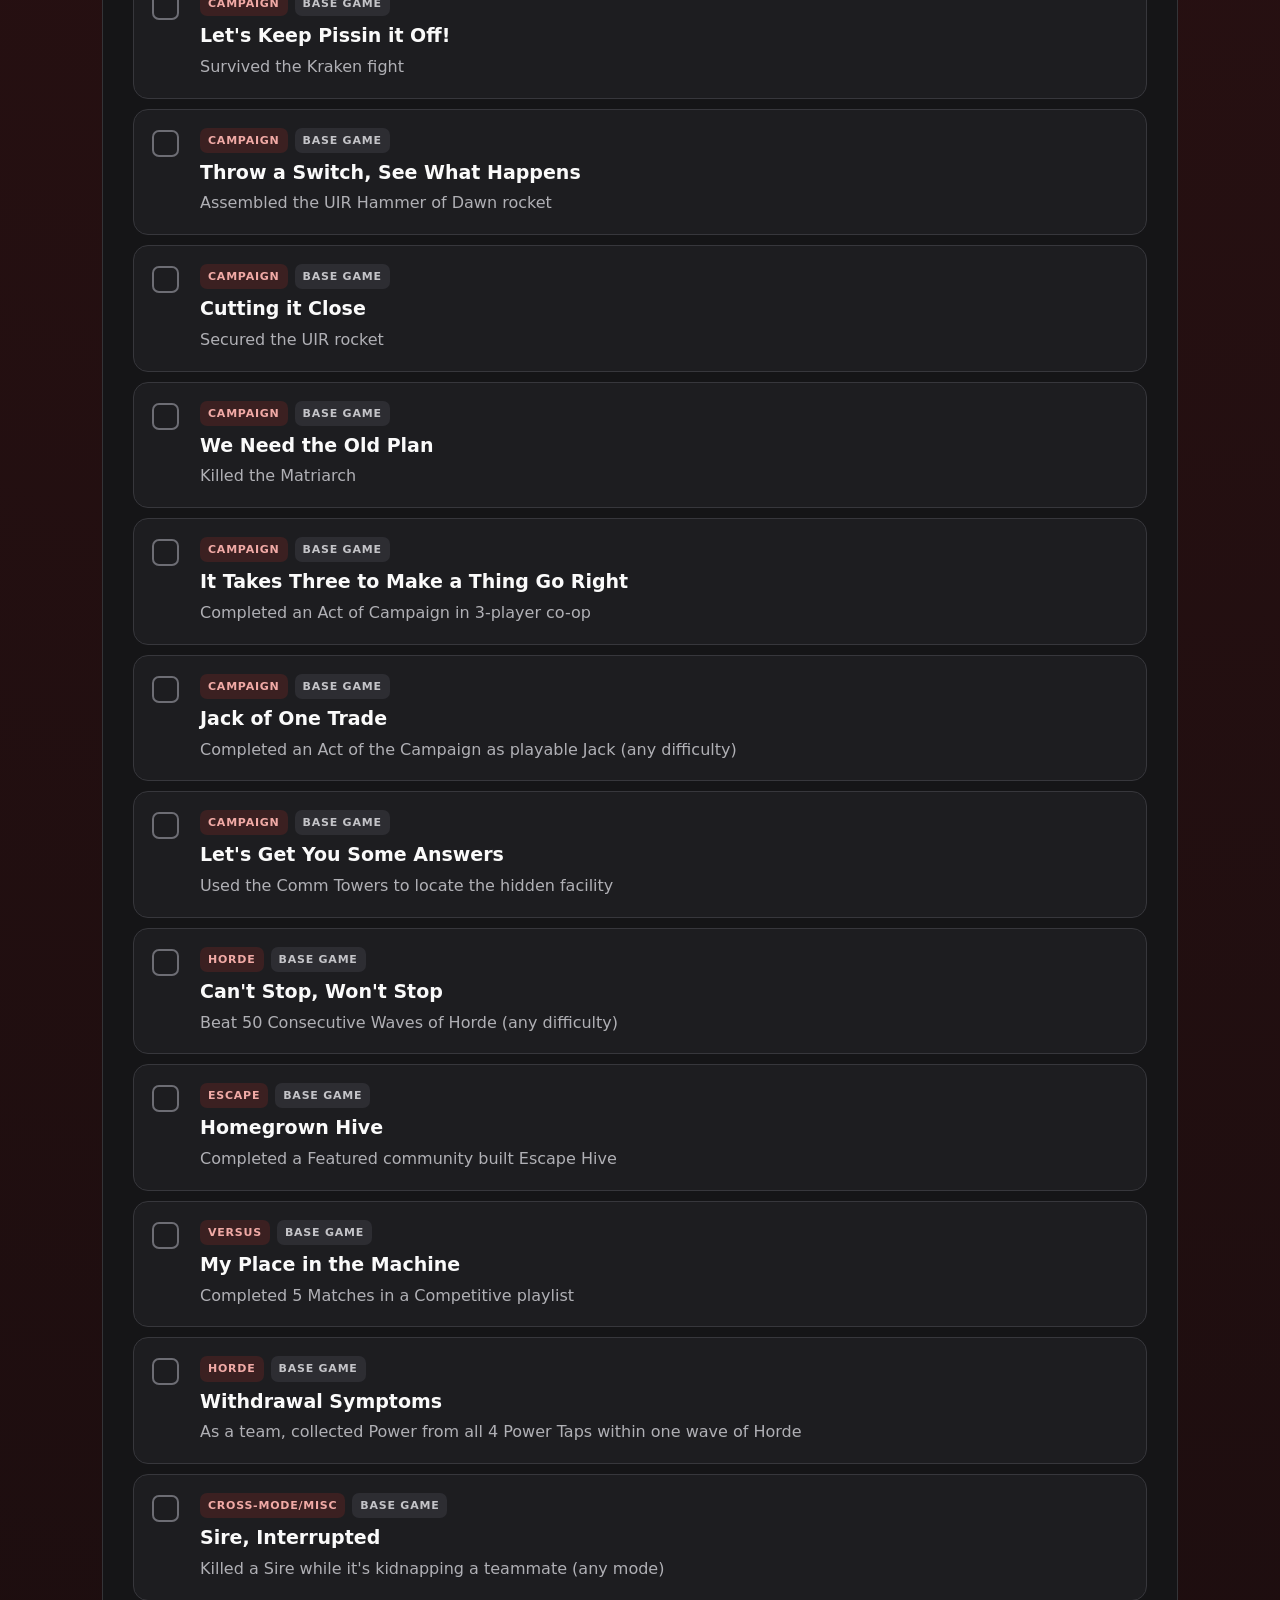
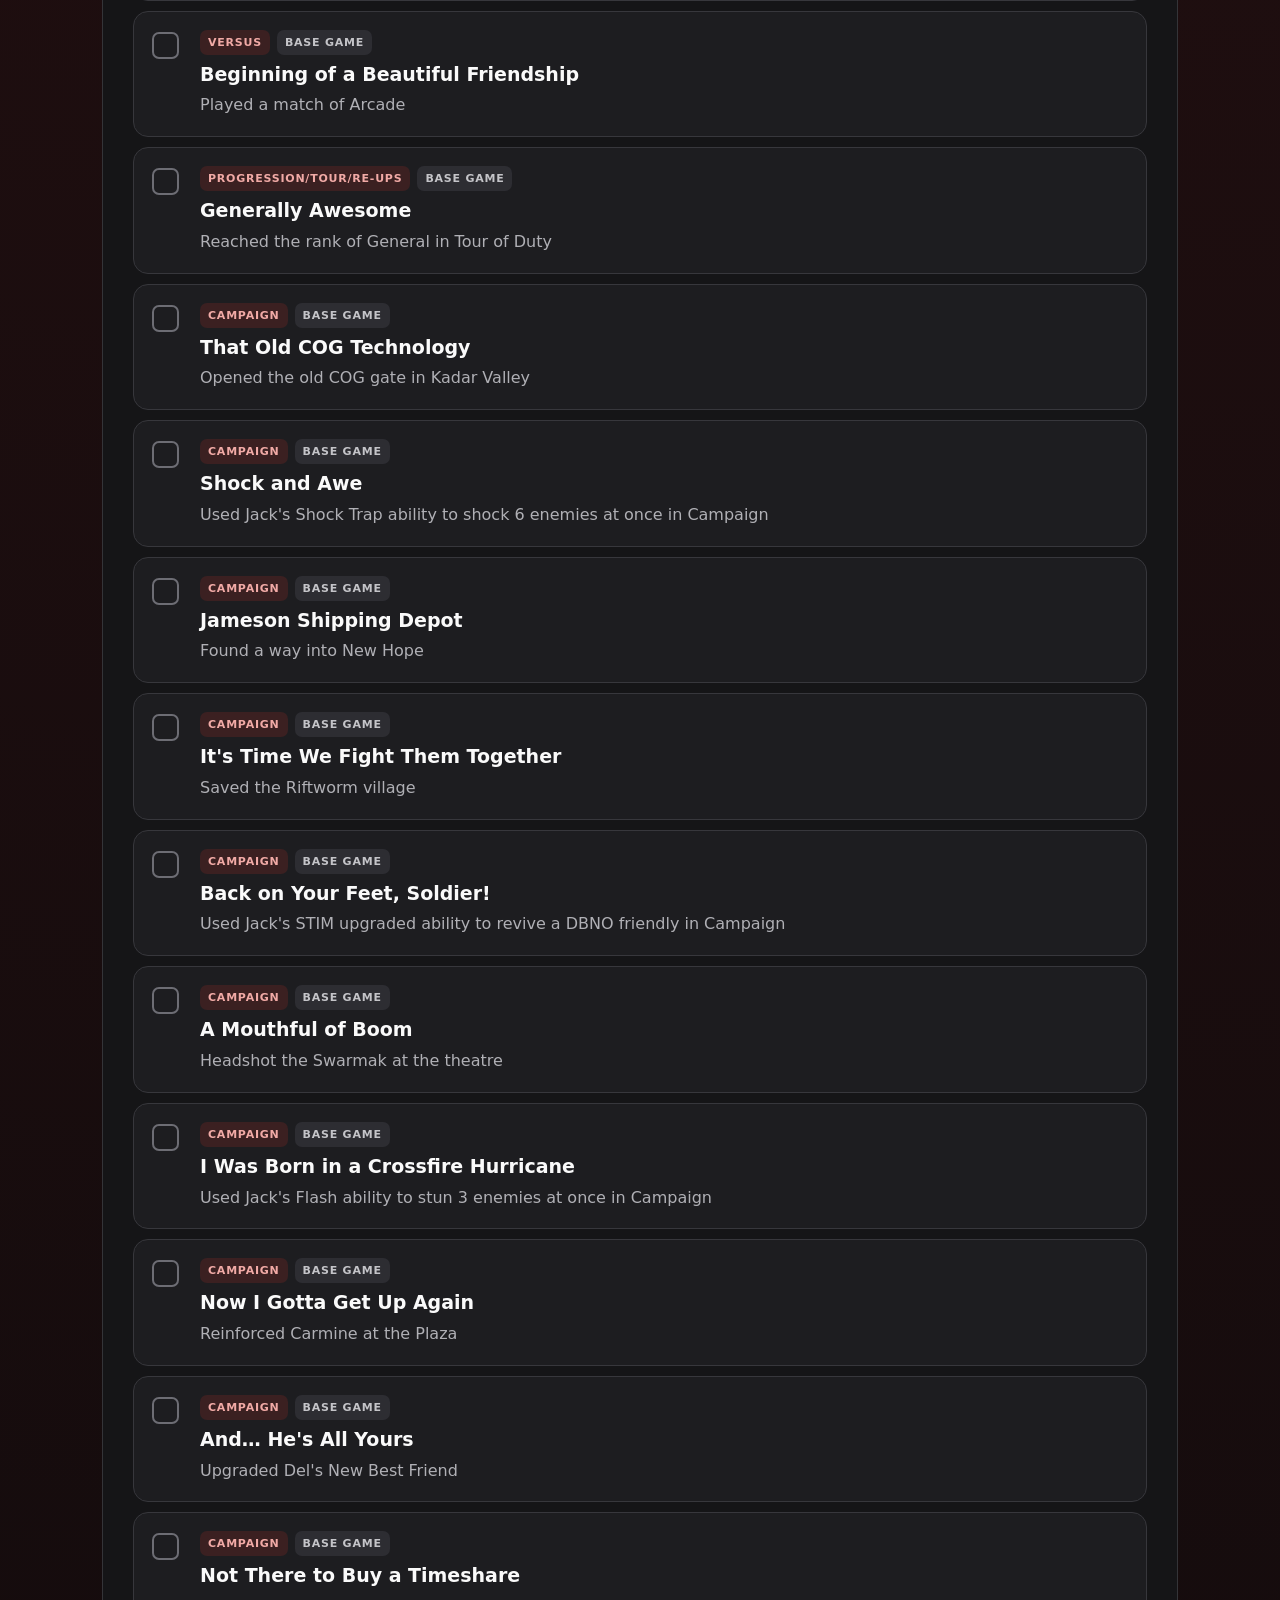
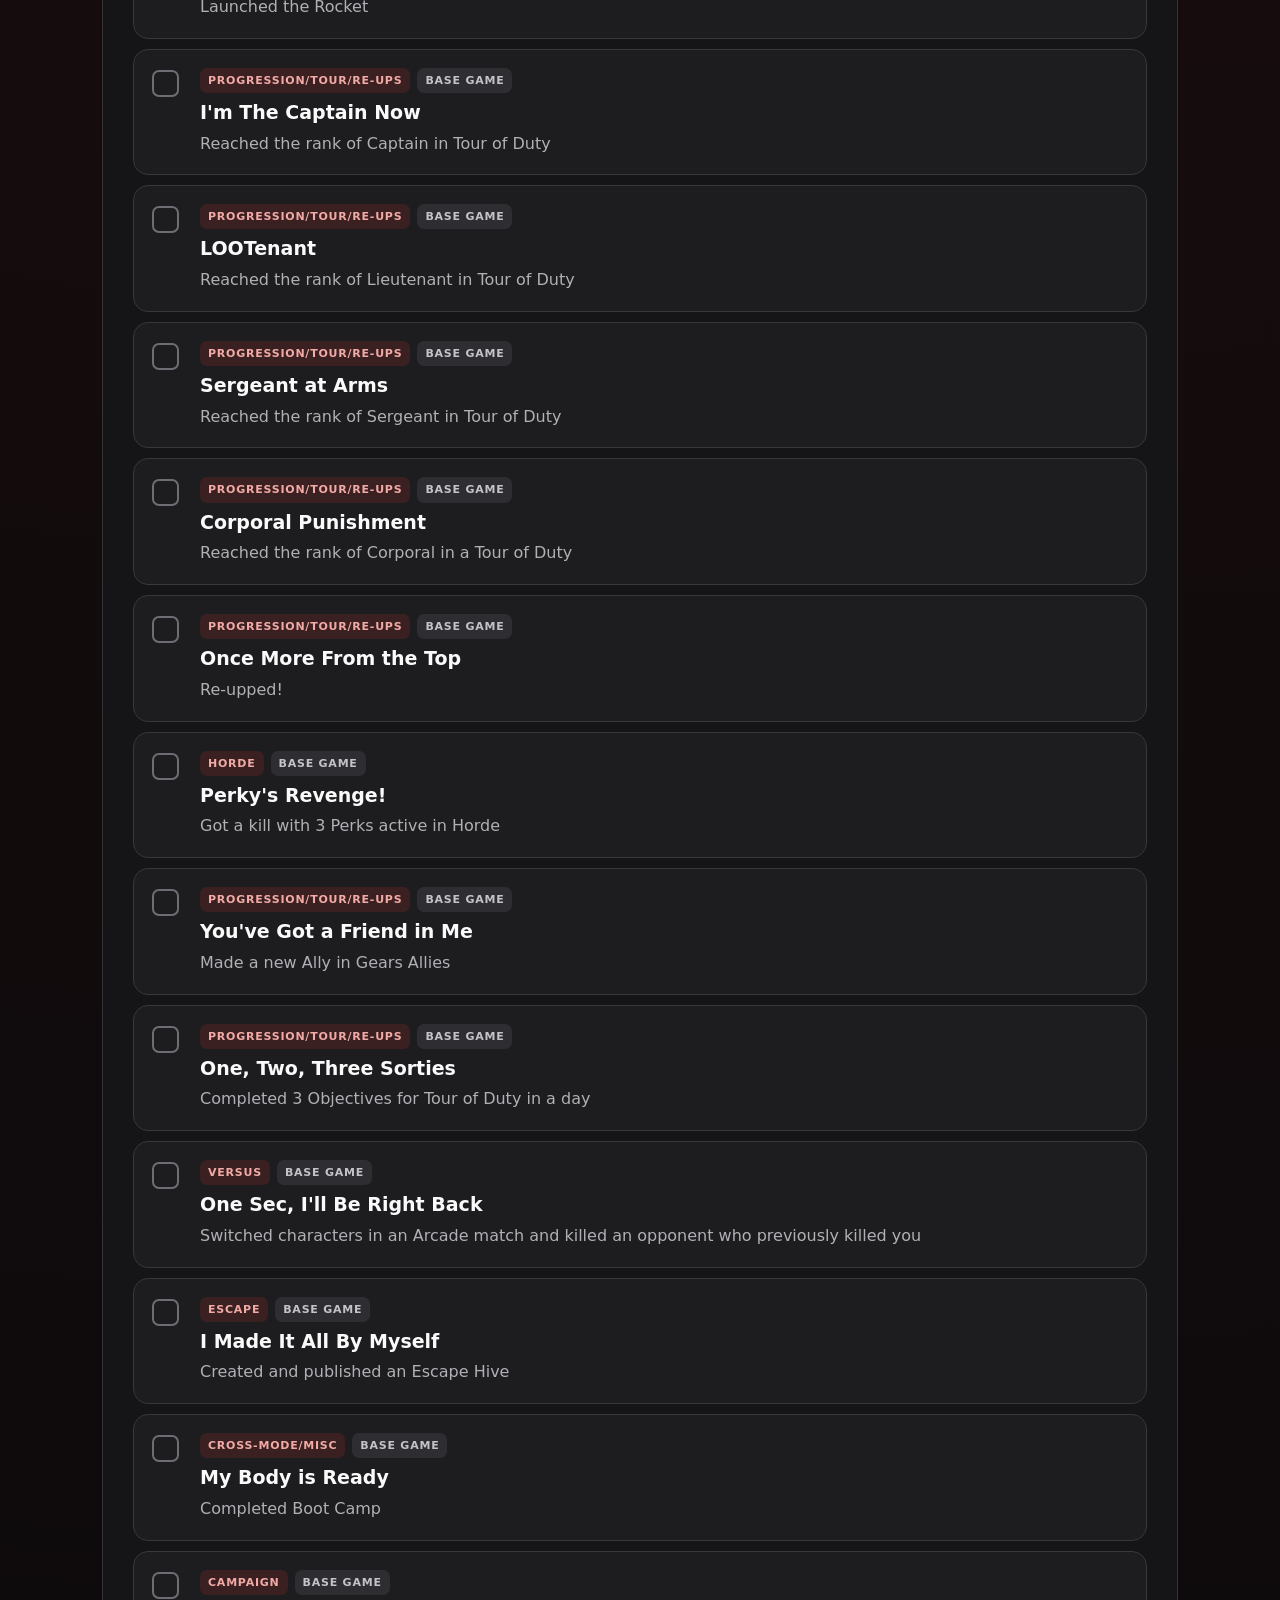
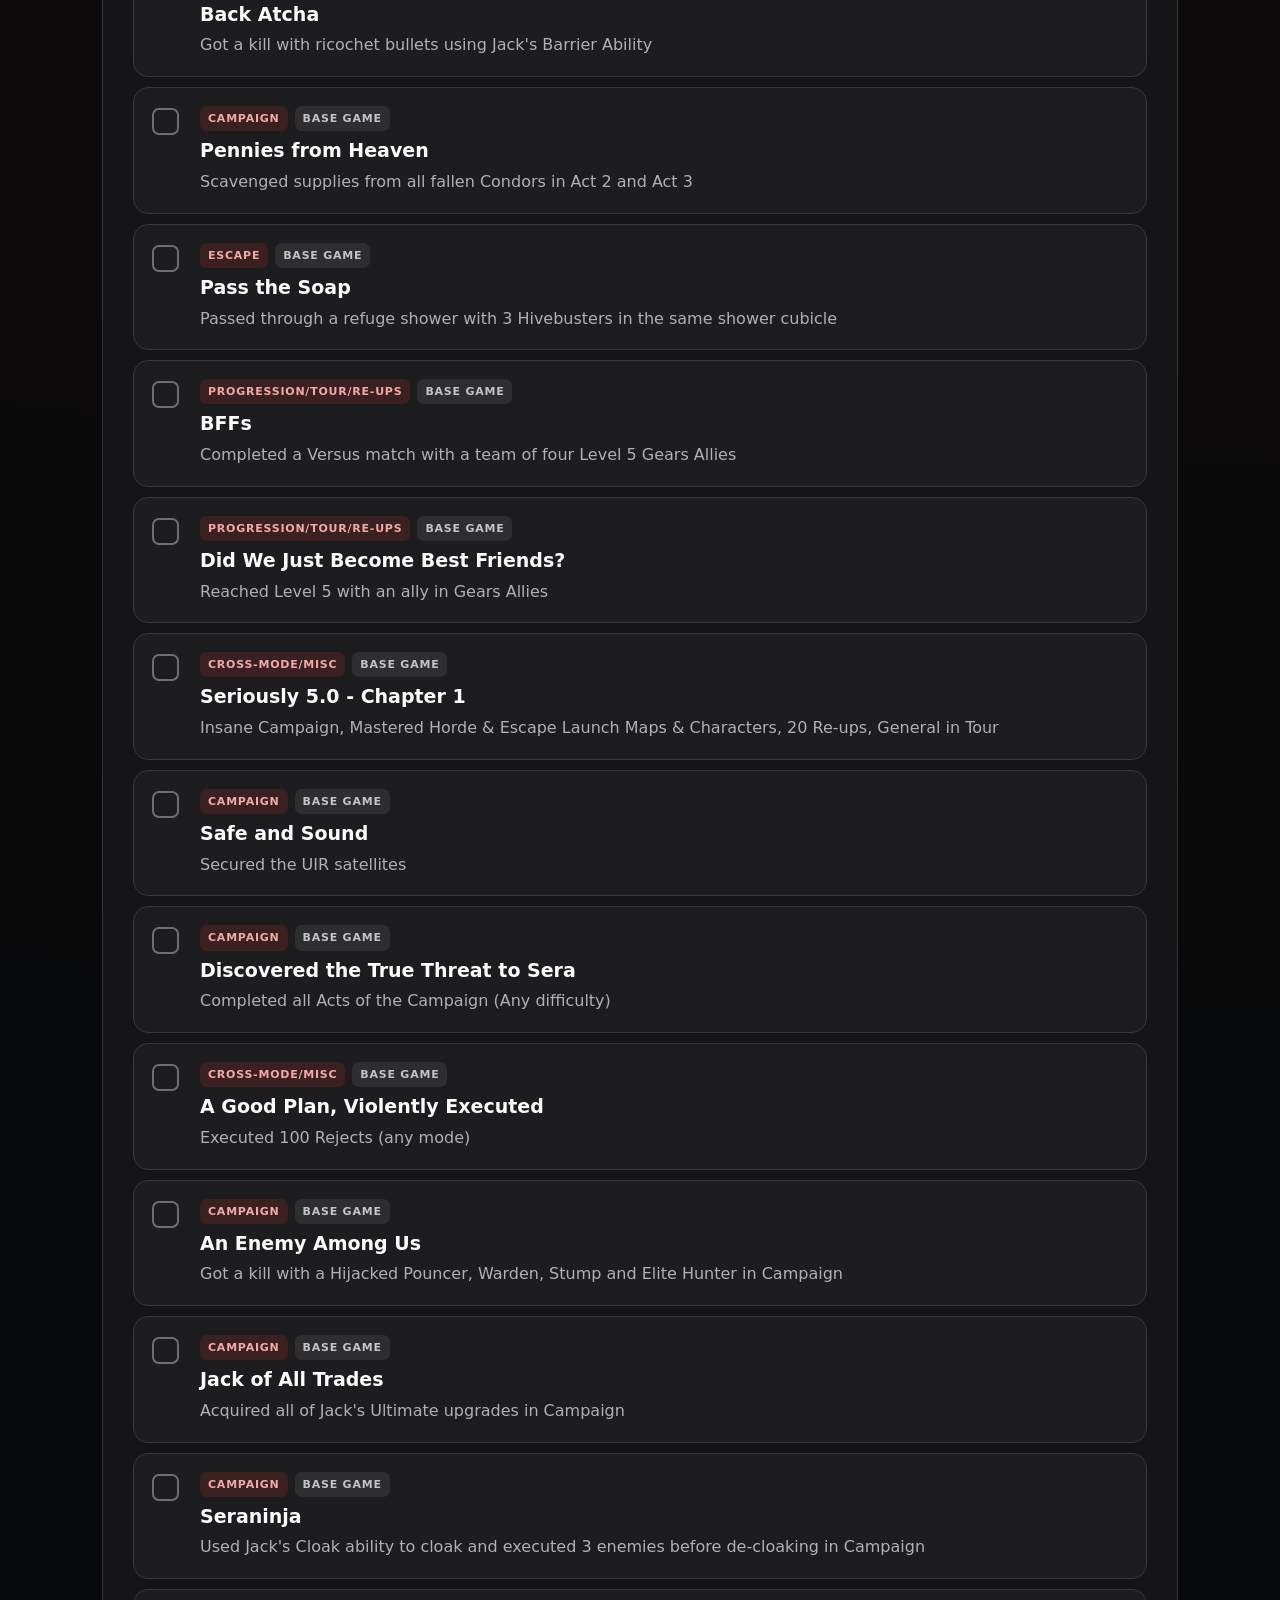
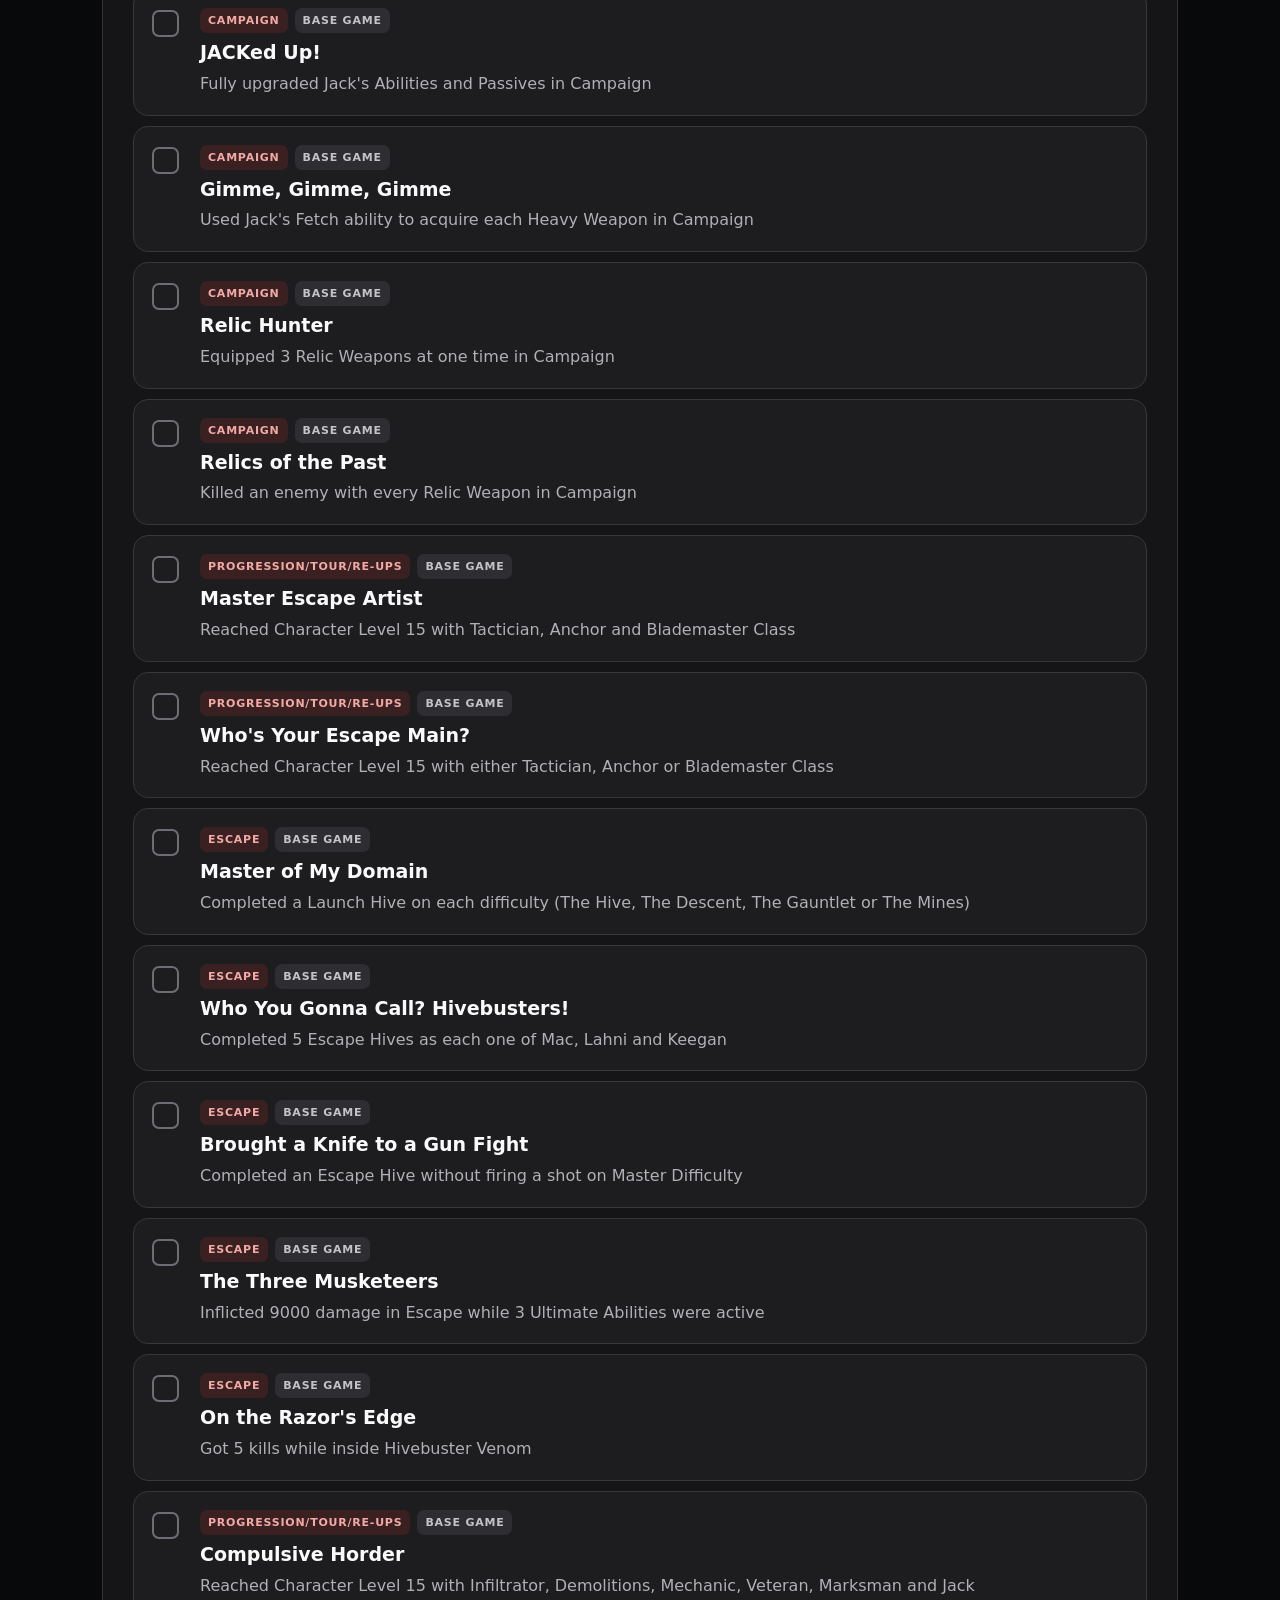
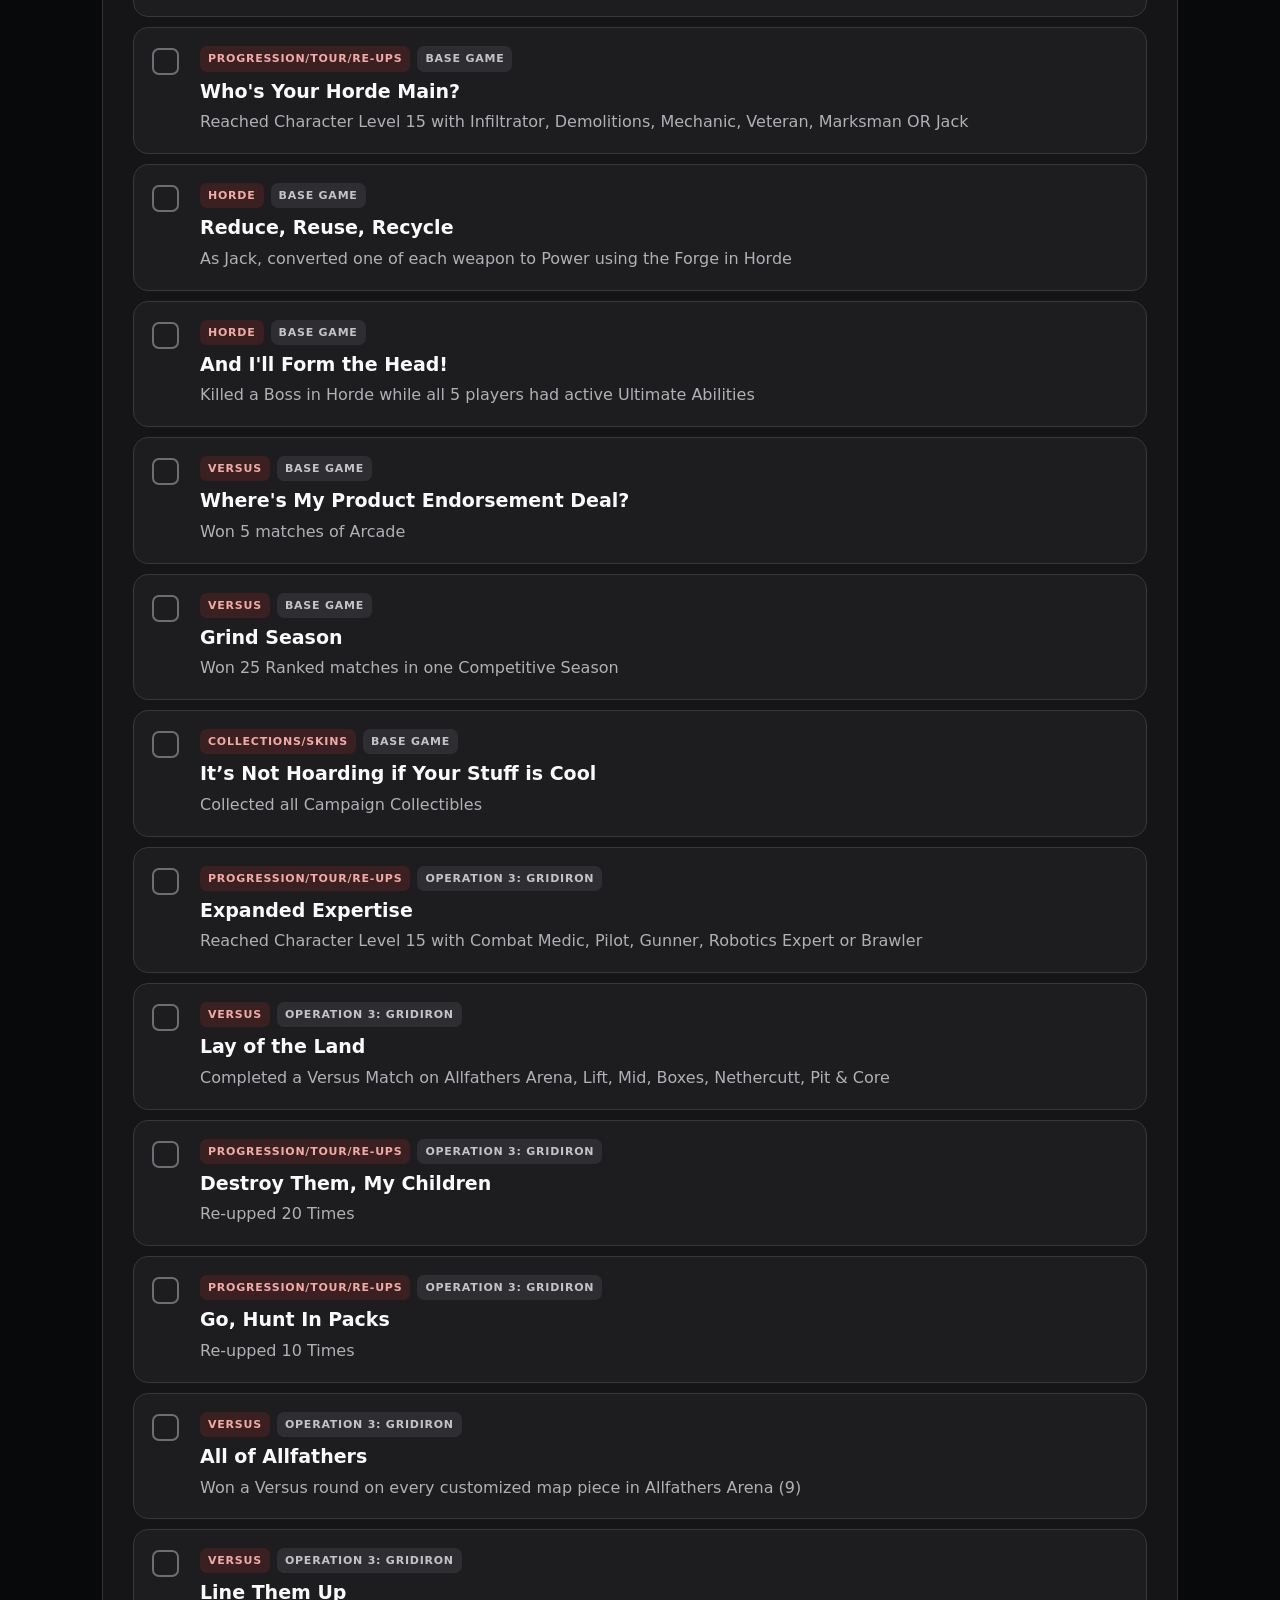
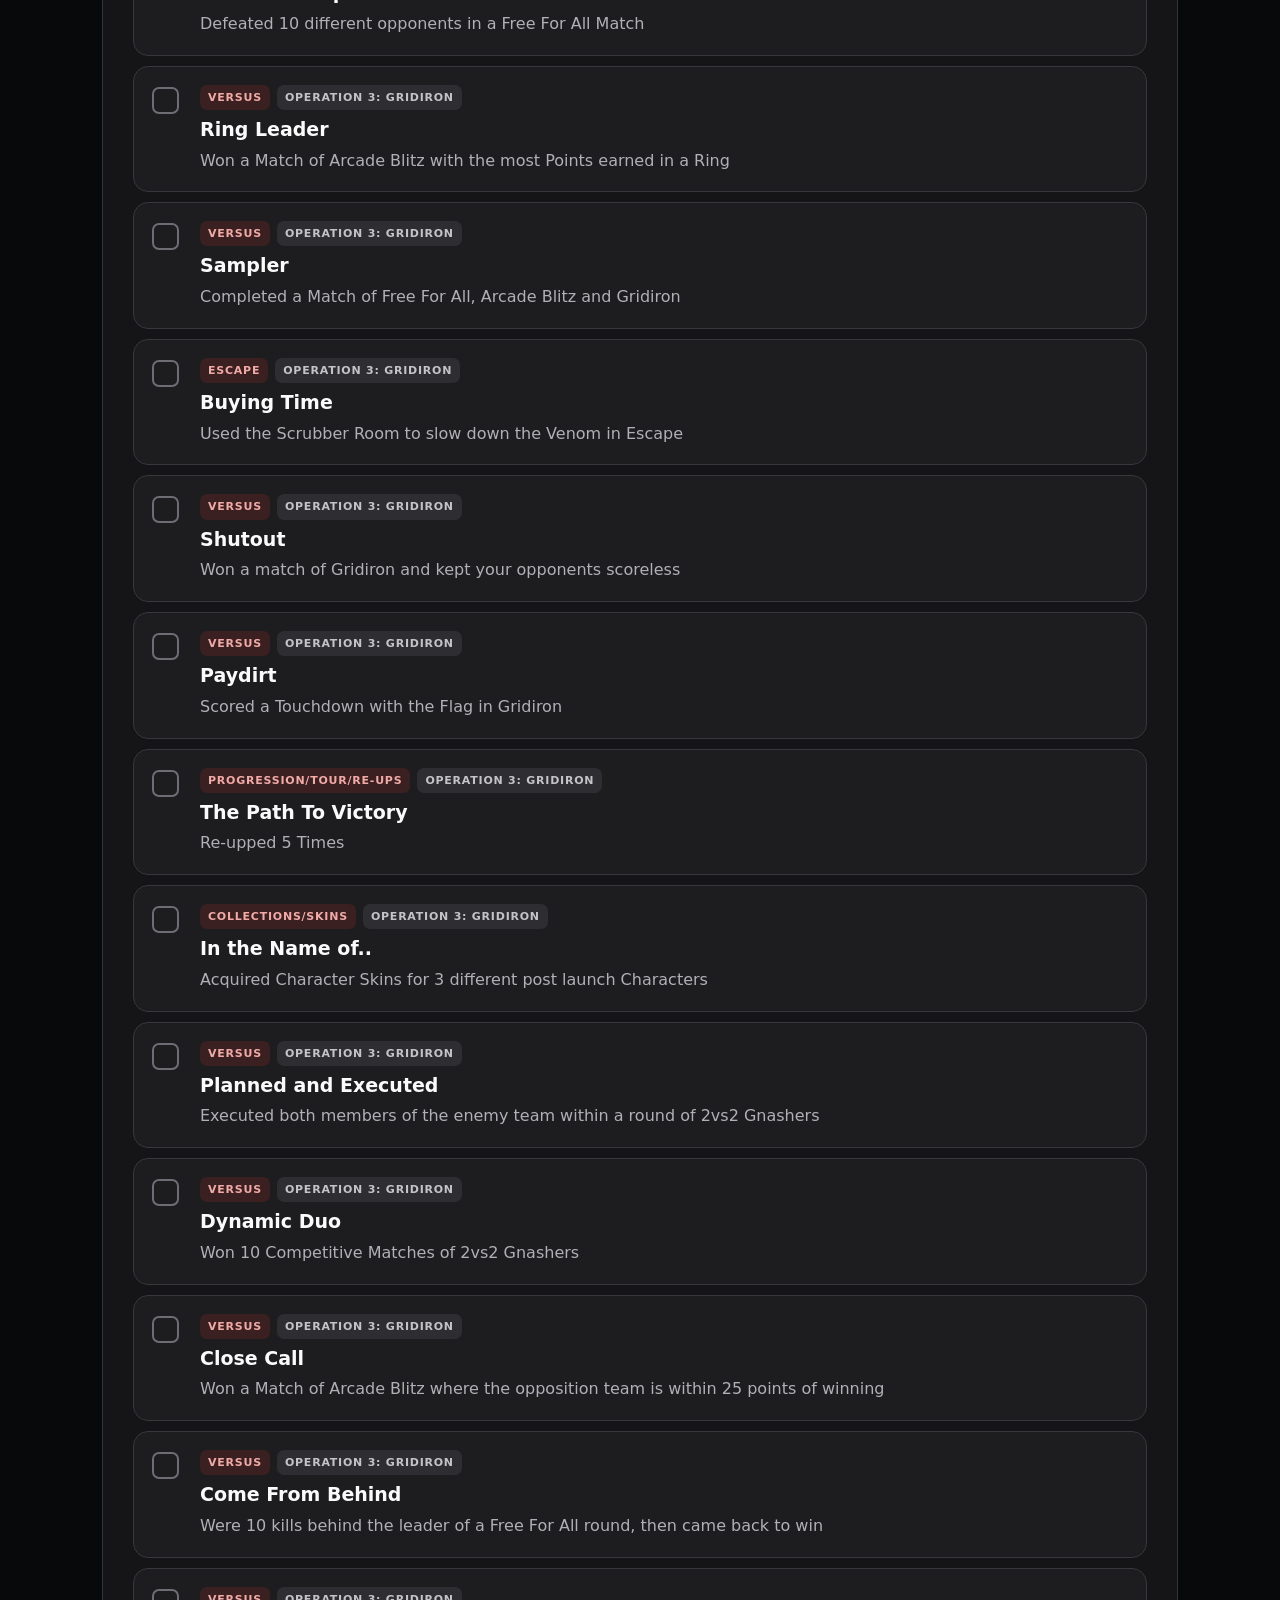
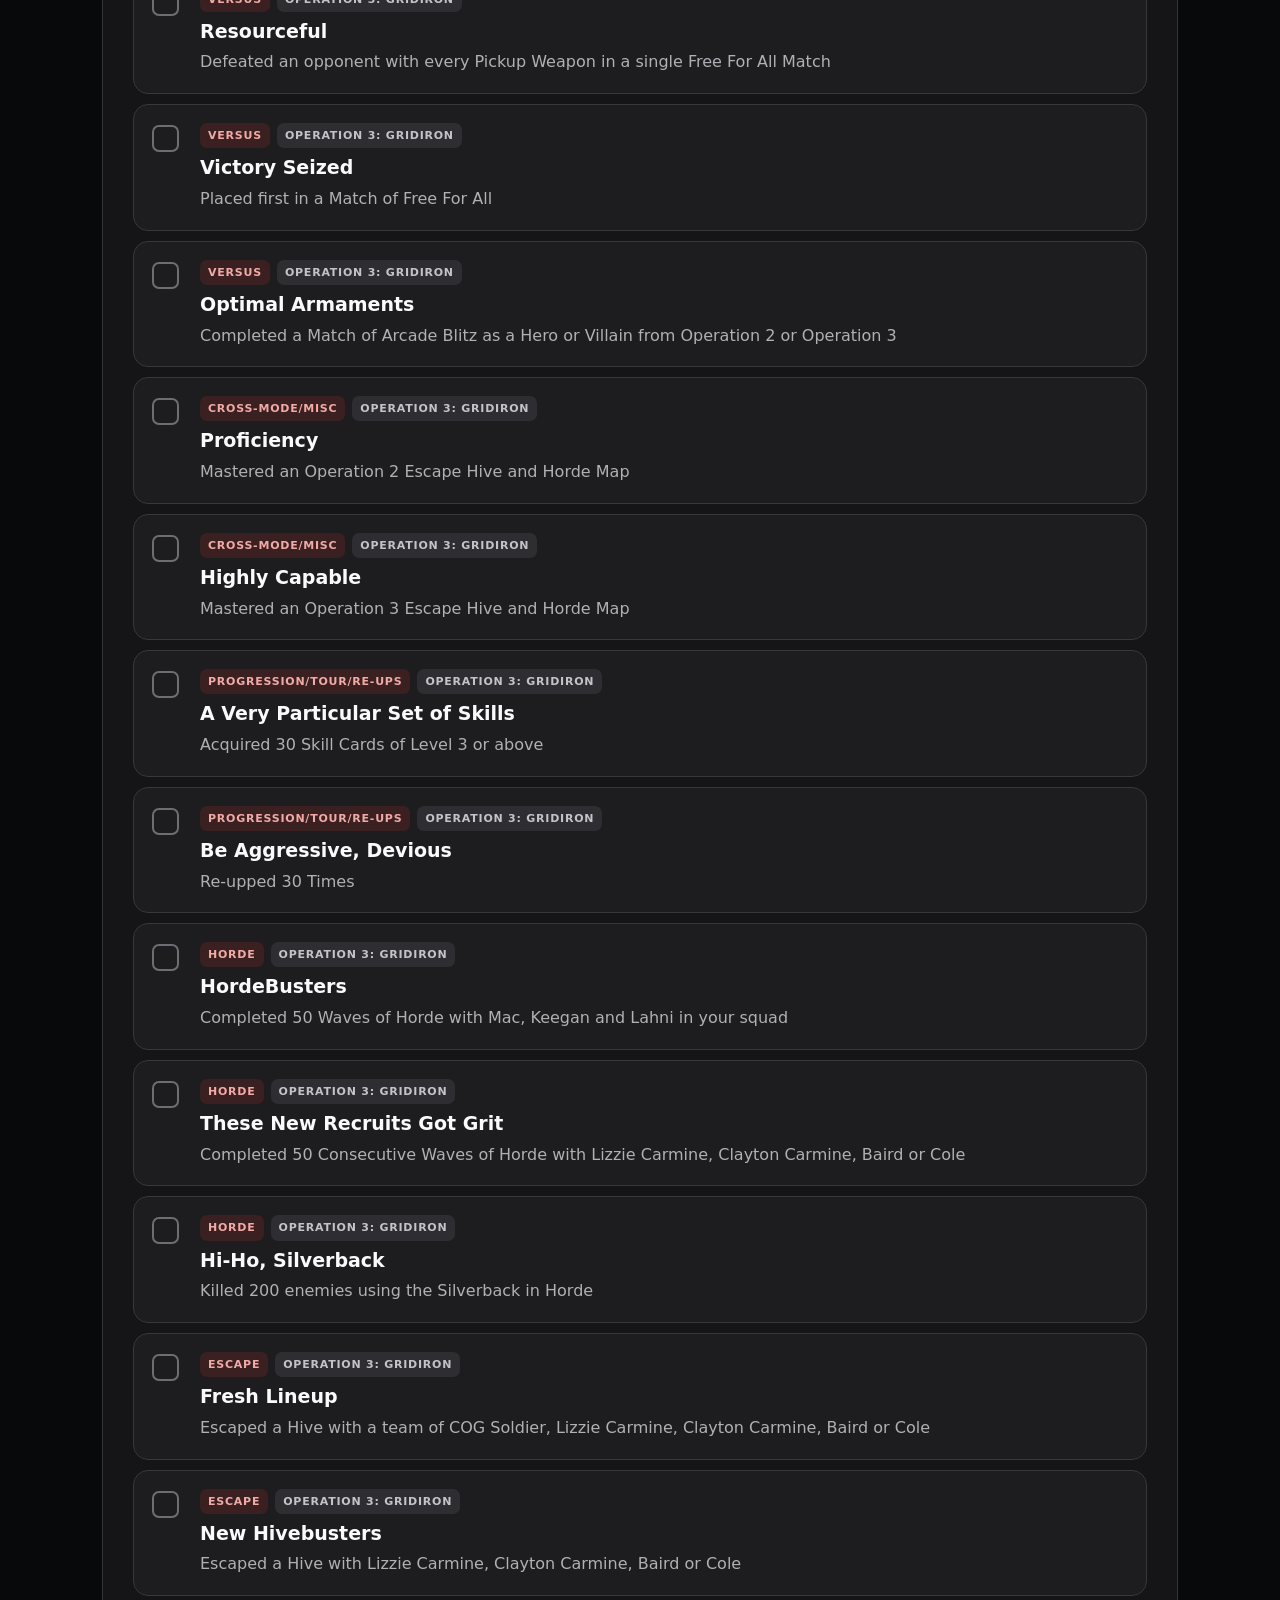
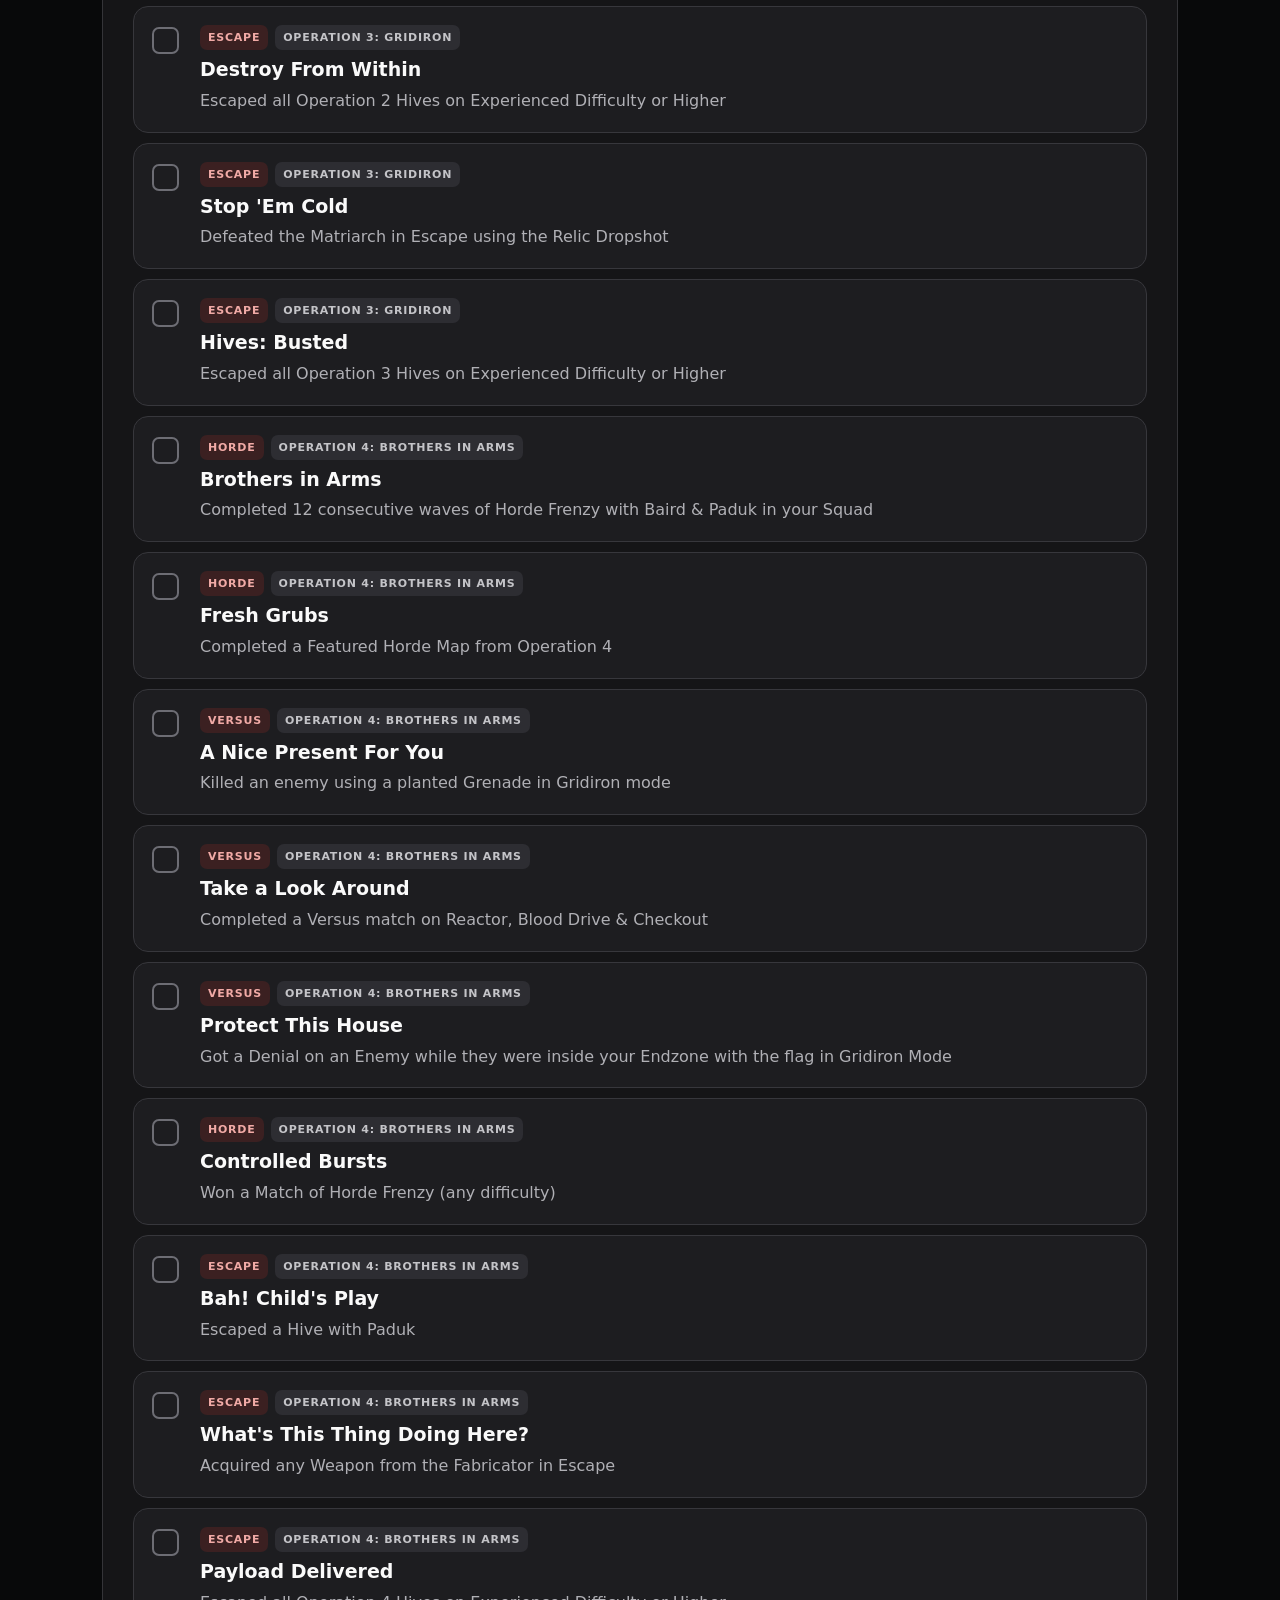
<file: guides/gears-5/index.html>
<!doctype html>
<html lang="en">
<head>
  <meta charset="utf-8">
  <meta name="viewport" content="width=device-width,initial-scale=1">
  <meta name="description" content="Gears 5 achievement and class progress tracker with local saving.">
  <title>Gears 5 Tracker — Haven Guide</title>
  <link rel="stylesheet" href="../../assets/style.css">
  <link rel="stylesheet" href="style.css">
</head>
<body class="gears-page">
  <main class="shell gears-shell">
    <header class="topbar">
      <a class="brand" href="../../">HAVEN <i>GUIDE</i></a>
      <a class="navlink" href="../../">← All games</a>
    </header>

    <section class="gears-hero">
      <div class="hero-copy">
        <div class="eyebrow">Gears 5 · Achievement tracker</div>
        <h1>Gear up.<br><span>Track the grind.</span></h1>
        <p>Filter the full achievement list by mode, hide completed work, and keep class XP estimates in one place. Progress saves automatically on this device.</p>
      </div>
      <div class="hero-meter" aria-live="polite">
        <strong id="hero-complete">0/181</strong>
        <span>achievements complete</span>
        <div class="hero-track" aria-hidden="true"><i id="hero-bar"></i></div>
        <small id="hero-percent">0%</small>
      </div>
    </section>

    <section class="tracker-panel" aria-labelledby="achievement-title">
      <div class="panel-heading">
        <div><div class="eyebrow">Choose a mode</div><h2 id="achievement-title">Achievement tracker</h2></div>
        <div class="panel-count"><b id="completed-count">0</b><span>/ <span id="total-count">181</span> complete</span></div>
      </div>

      <div class="category-grid" id="category-grid" aria-label="Filter achievements by type"></div>

      <div class="tracker-tools">
        <label class="search-box">
          <span class="sr-only">Search achievements</span>
          <svg aria-hidden="true" viewBox="0 0 24 24"><circle cx="11" cy="11" r="7"></circle><path d="m20 20-4-4"></path></svg>
          <input id="achievement-search" type="search" placeholder="Search achievements…" autocomplete="off">
        </label>
        <label class="select-filter"><span>Source pack</span><select id="pack-filter"><option value="">All packs</option></select></label>
      </div>

      <div class="action-strip">
        <button class="action-button active" id="incomplete-toggle" type="button" aria-pressed="true">Show incomplete only: Yes</button>
        <button class="action-button" id="export-progress" type="button">Export progress</button>
        <button class="action-button" id="import-progress" type="button">Import progress</button>
        <button class="action-button danger-button" id="reset-progress" type="button">Reset progress</button>
        <input id="progress-file" type="file" accept="application/json,.json" hidden>
      </div>

      <p class="result-line" id="result-line">Loading achievements…</p>
      <div class="achievement-list" id="achievement-list"></div>
      <div class="empty-state" id="empty-state" hidden>
        <strong>Nothing left in this view.</strong>
        <span>Choose another type or turn off “incomplete only” to see completed achievements.</span>
      </div>
    </section>

    <details class="class-panel">
      <summary>
        <span><small class="eyebrow">Optional progress calculator</small><strong>Class progress &amp; remaining time</strong></span>
        <span class="class-summary"><b id="class-done-summary">0/19</b><small id="time-summary">Calculating…</small></span>
      </summary>
      <div class="class-body">
        <div class="class-intro">
          <p>Enter each class’s current level and XP into that level. The estimate uses the workbook’s XP curve and updates instantly.</p>
          <label><span>Estimated XP per hour</span><input id="xp-rate" type="number" min="1" step="1" inputmode="numeric"></label>
        </div>
        <div class="class-overview" aria-live="polite">
          <div><b id="classes-complete">0</b><span>Classes at level 20</span></div>
          <div><b id="xp-remaining">0</b><span>XP remaining</span></div>
          <div><b id="time-remaining">0h</b><span>Estimated time</span></div>
        </div>
        <div class="class-groups" id="class-groups"></div>
      </div>
    </details>

    <details class="info-card">
      <summary>How progress is saved</summary>
      <div><p>Your checks and class values stay in this browser until you reset them or clear browser storage. Export a backup before changing device or browser.</p><p>The catalogues live in <code>achievements.json</code> and <code>classes.json</code>, so the tracker can be maintained without rebuilding the page.</p></div>
    </details>

    <footer class="gears-footer">Gears 5 is owned by Xbox Game Studios and The Coalition. Tracker data was converted from the supplied Tide workbook.</footer>
  </main>
  <script src="app.js" defer></script>
</body>
</html>
</file>
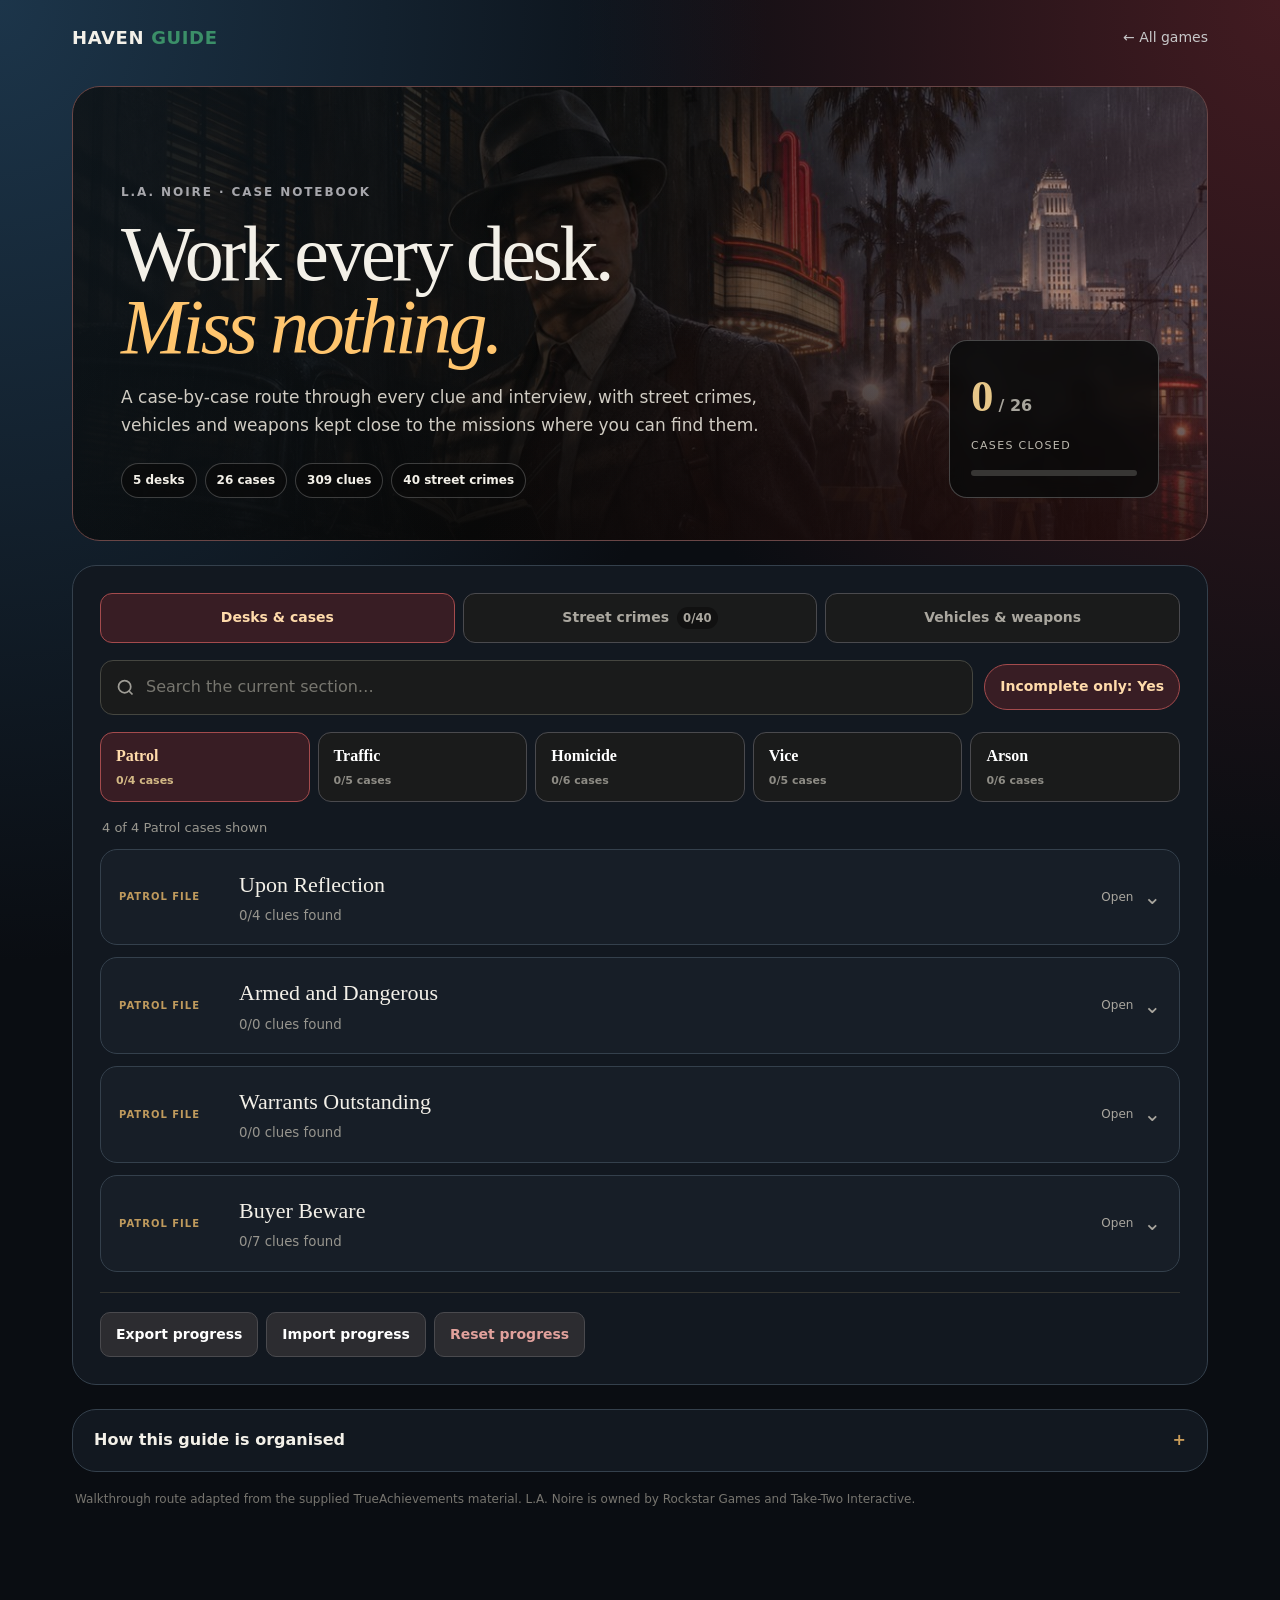
<file: guides/la-noire/index.html>
<!doctype html>
<html lang="en">
<head>
  <meta charset="utf-8">
  <meta name="viewport" content="width=device-width,initial-scale=1">
  <meta name="description" content="A desk-by-desk L.A. Noire case guide with clue, street crime, vehicle and weapon tracking.">
  <title>L.A. Noire Case Guide — Haven Guide</title>
  <link rel="stylesheet" href="../../assets/style.css">
  <link rel="stylesheet" href="style.css?v=2">
</head>
<body class="noire-page">
  <main class="shell noire-shell">
    <header class="topbar">
      <a class="brand" href="../../">HAVEN <i>GUIDE</i></a>
      <a class="navlink" href="../../">← All games</a>
    </header>

    <section class="noire-hero">
      <div class="hero-copy">
        <div class="eyebrow">L.A. Noire · Case notebook</div>
        <h1>Work every desk.<br><span>Miss nothing.</span></h1>
        <p>A case-by-case route through every clue and interview, with street crimes, vehicles and weapons kept close to the missions where you can find them.</p>
        <div class="hero-facts"><span>5 desks</span><span>26 cases</span><span>309 clues</span><span>40 street crimes</span></div>
      </div>
      <div class="hero-progress" aria-live="polite">
        <div><strong id="case-progress">0</strong><span>/ 26</span></div>
        <p>cases closed</p>
        <i><b id="case-progress-bar"></b></i>
      </div>
    </section>

    <section class="notebook">
      <div class="view-tabs" role="tablist" aria-label="Guide sections">
        <button class="view-tab active" type="button" data-view="cases" aria-selected="true">Desks &amp; cases</button>
        <button class="view-tab" type="button" data-view="crimes" aria-selected="false">Street crimes <small id="crime-tab-count">0/40</small></button>
        <button class="view-tab" type="button" data-view="arsenal" aria-selected="false">Vehicles &amp; weapons</button>
      </div>

      <div class="utility-row">
        <label class="search-box"><span class="sr-only">Search current view</span><svg aria-hidden="true" viewBox="0 0 24 24"><circle cx="11" cy="11" r="7"></circle><path d="m20 20-4-4"></path></svg><input id="search" type="search" placeholder="Search the current section…" autocomplete="off"></label>
        <button id="incomplete-toggle" class="pill active" type="button" aria-pressed="true">Incomplete only: Yes</button>
      </div>

      <section id="cases-view" class="guide-view active" aria-label="Desks and cases">
        <div class="desk-strip" id="desk-strip"></div>
        <p class="result-line" id="case-result">Loading cases…</p>
        <div class="case-list" id="case-list"></div>
      </section>

      <section id="crimes-view" class="guide-view" aria-label="Street crimes">
        <div class="filter-strip" id="crime-filters"></div>
        <p class="result-line" id="crime-result"></p>
        <div class="crime-list" id="crime-list"></div>
      </section>

      <section id="arsenal-view" class="guide-view" aria-label="Vehicles and weapons">
        <div class="arsenal-summary">
          <div><span>Vehicles found</span><strong id="vehicle-count">0/95</strong></div>
          <div><span>Weapons used</span><strong id="weapon-count">0/9</strong></div>
        </div>
        <div class="filter-strip" id="arsenal-filters"></div>
        <p class="result-line" id="arsenal-result"></p>
        <div class="arsenal-list" id="arsenal-list"></div>
      </section>

      <div class="empty-state" id="empty-state" hidden><strong>Nothing matches this view.</strong><span>Clear the search, change the filter, or show completed items.</span></div>

      <div class="action-row">
        <button type="button" id="export-progress">Export progress</button>
        <button type="button" id="import-progress">Import progress</button>
        <button type="button" id="reset-progress" class="danger-button">Reset progress</button>
        <input id="progress-file" type="file" accept="application/json,.json" hidden>
      </div>
    </section>

    <details class="reference-note">
      <summary>How this guide is organised</summary>
      <div><p>Clue counters restart for each case. Locations follow the order of the supplied walkthrough; interview rows show the recommended response and evidence.</p><p>Vehicle and weapon notices appear on the cases or street crimes that mention them. The full catalogue remains available in Vehicles &amp; weapons for mop-up.</p></div>
    </details>

    <footer class="noire-footer">Walkthrough route adapted from the supplied TrueAchievements material. L.A. Noire is owned by Rockstar Games and Take-Two Interactive.</footer>
  </main>
  <script src="app.js?v=4" defer></script>
</body>
</html>
</file>
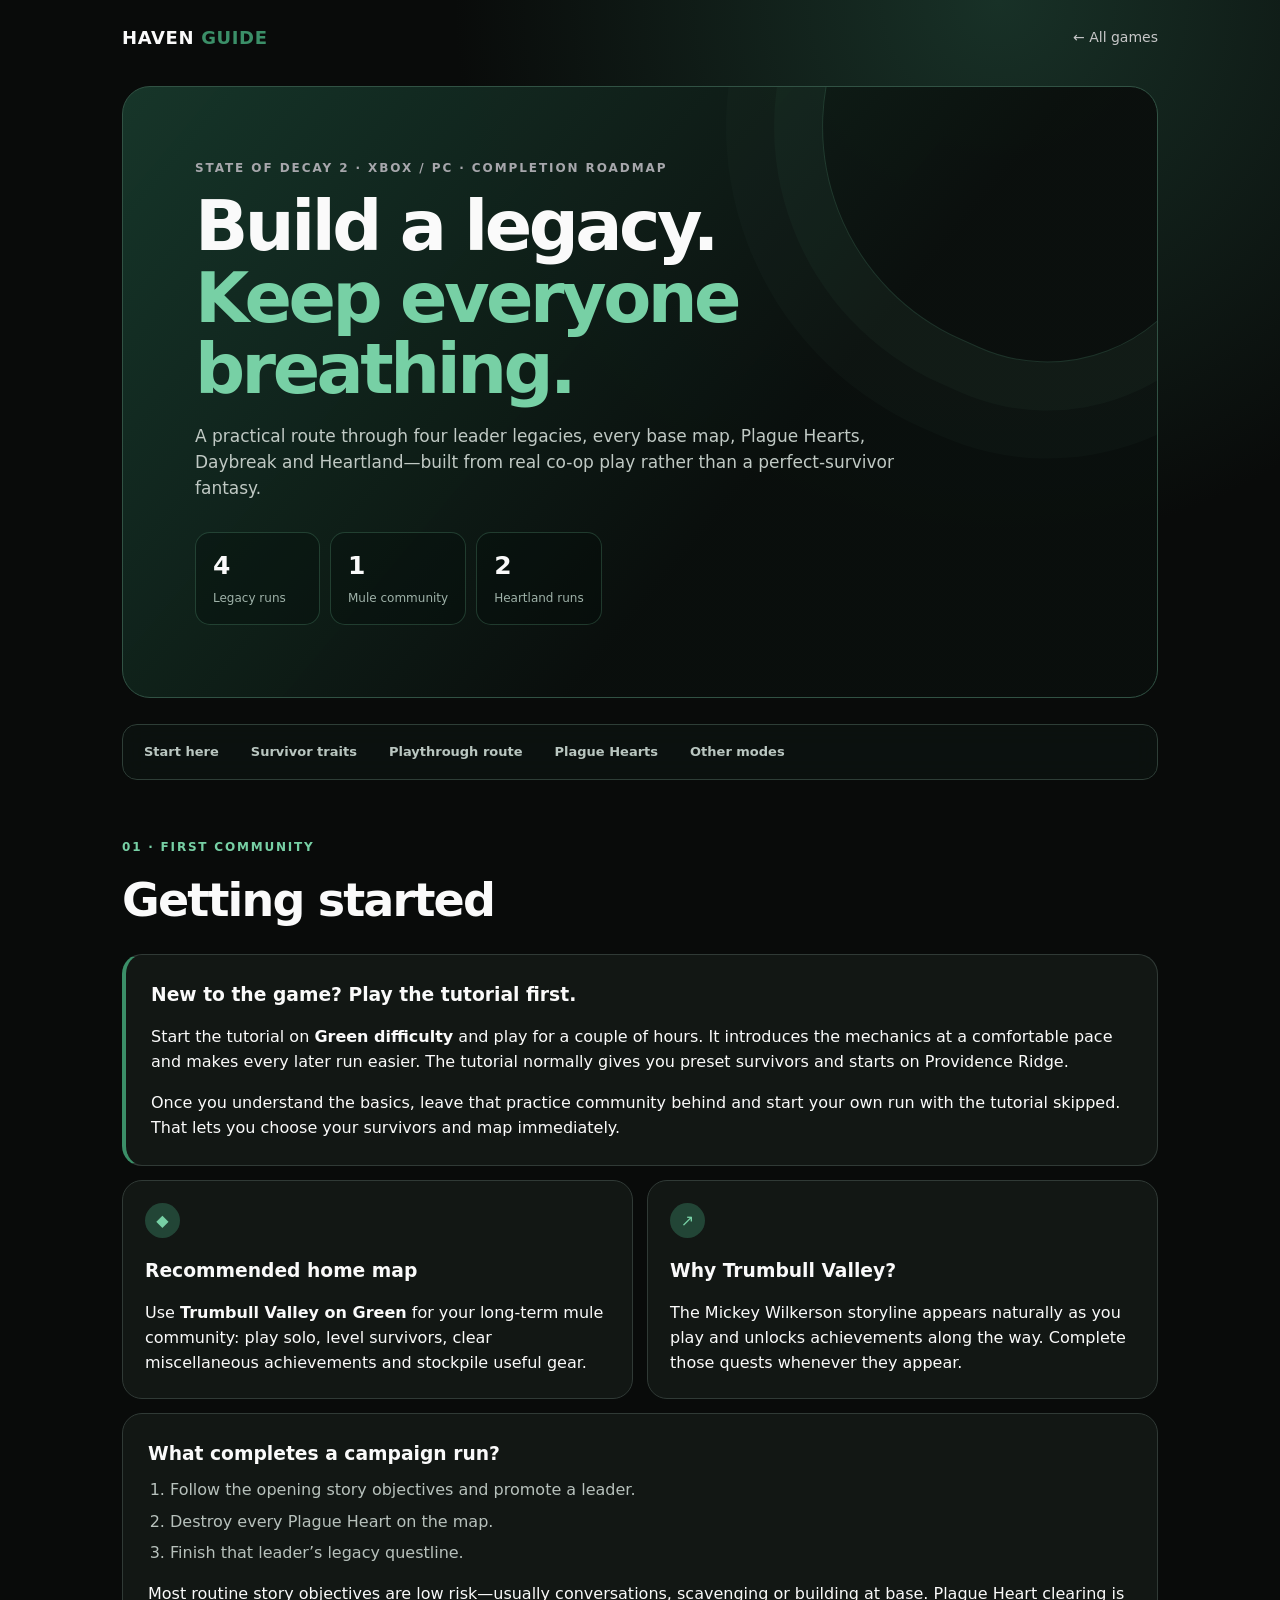
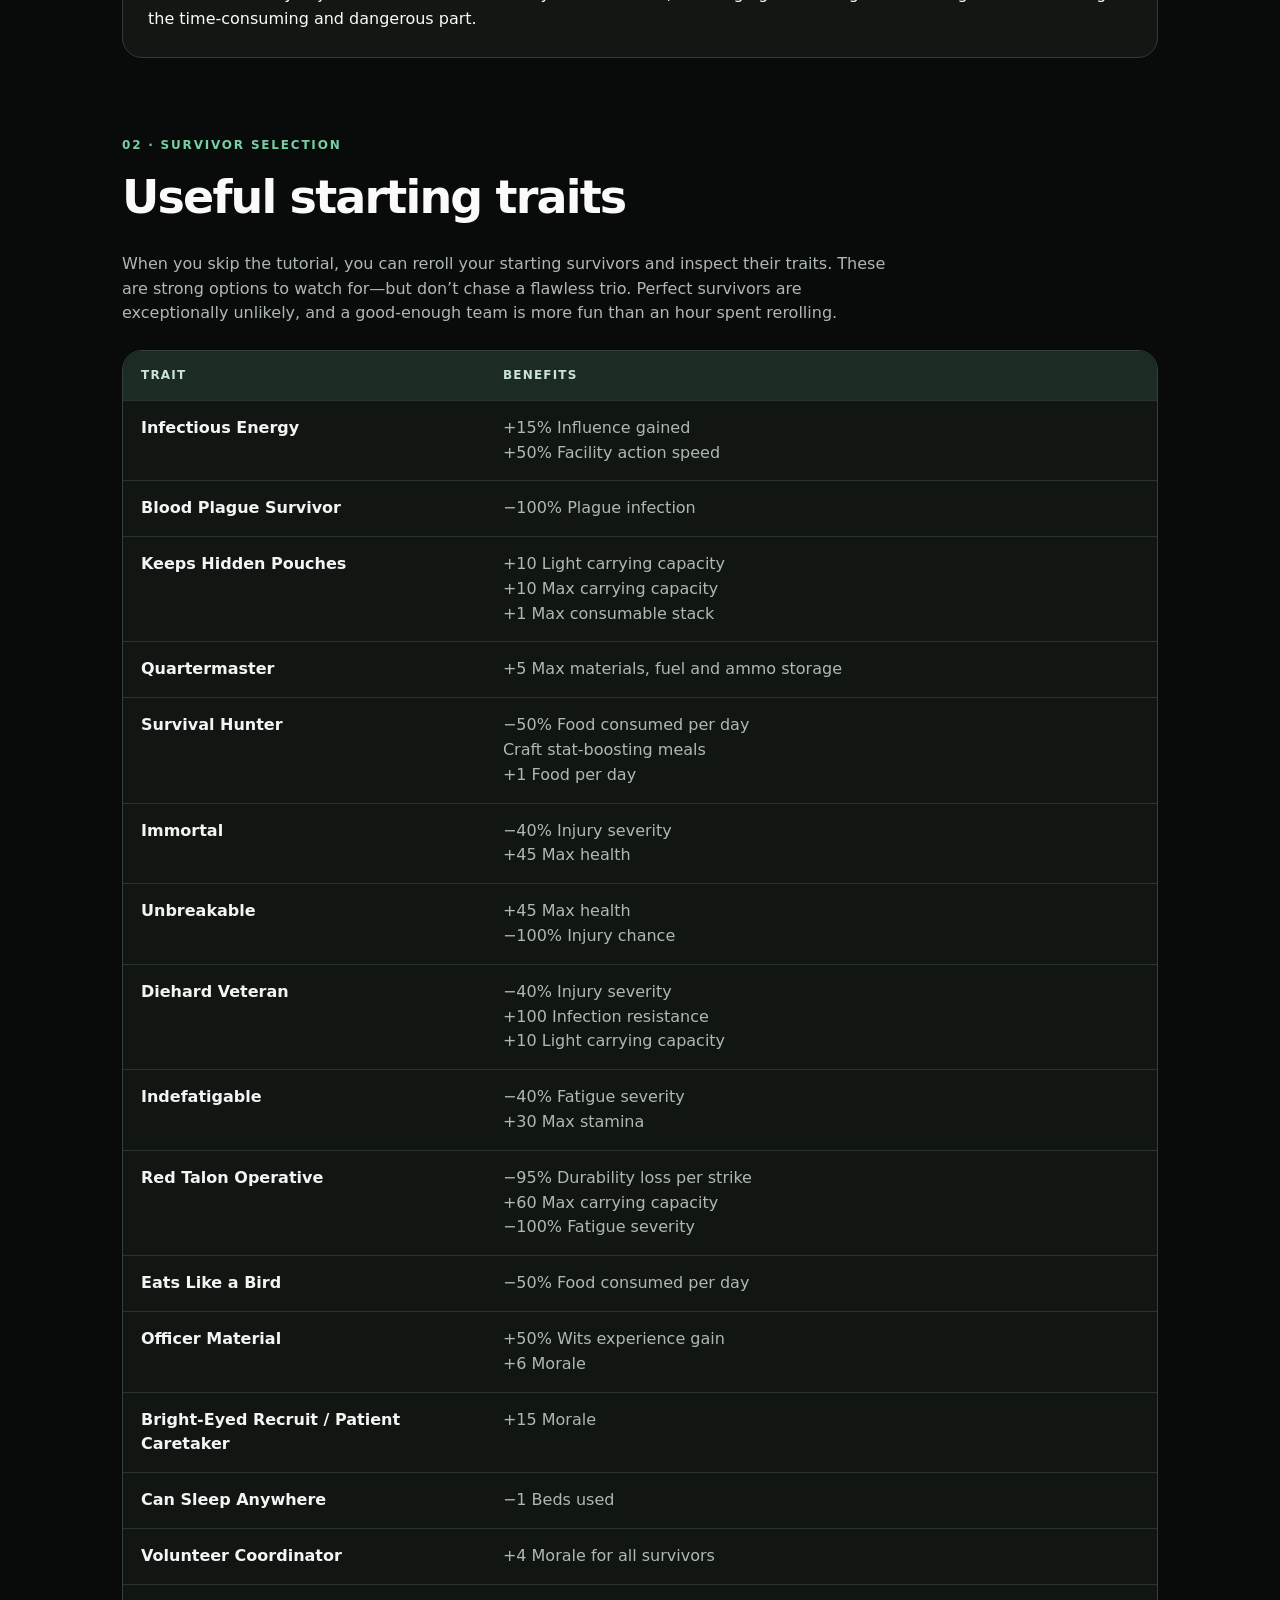
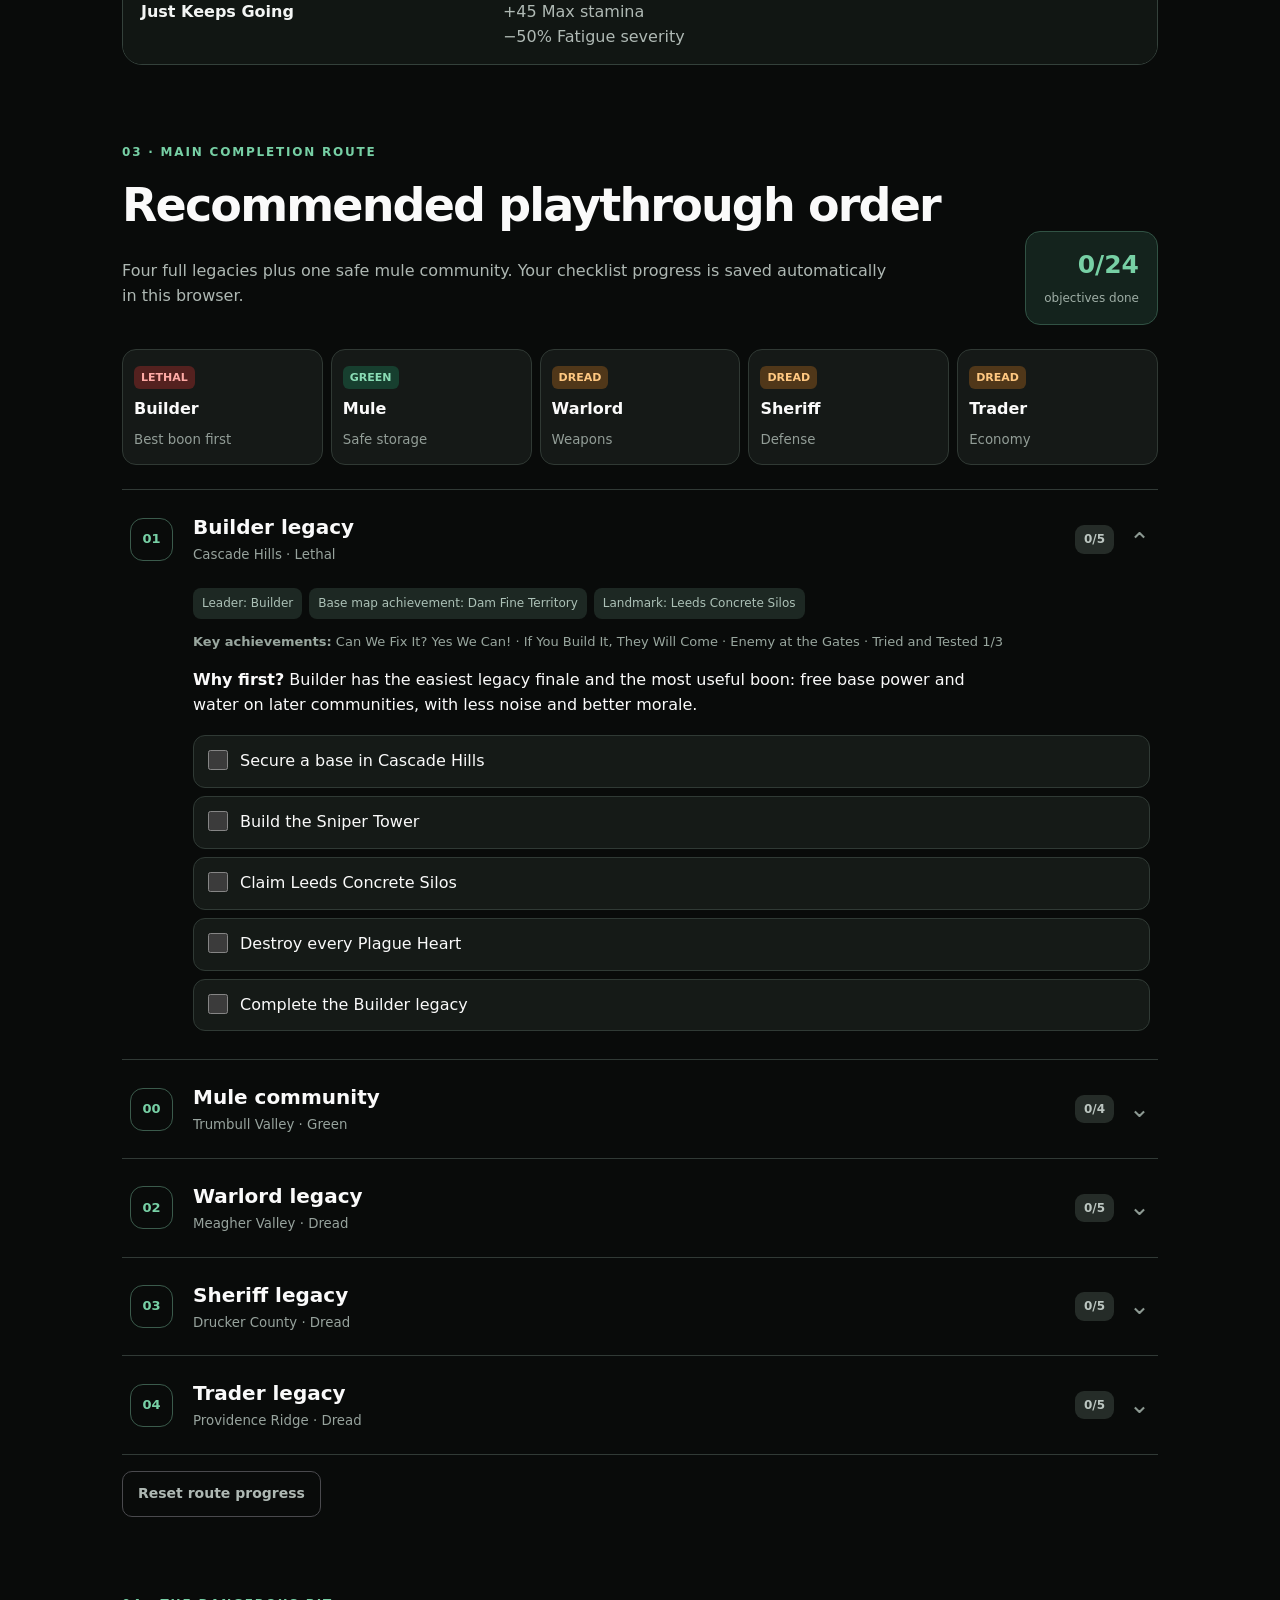
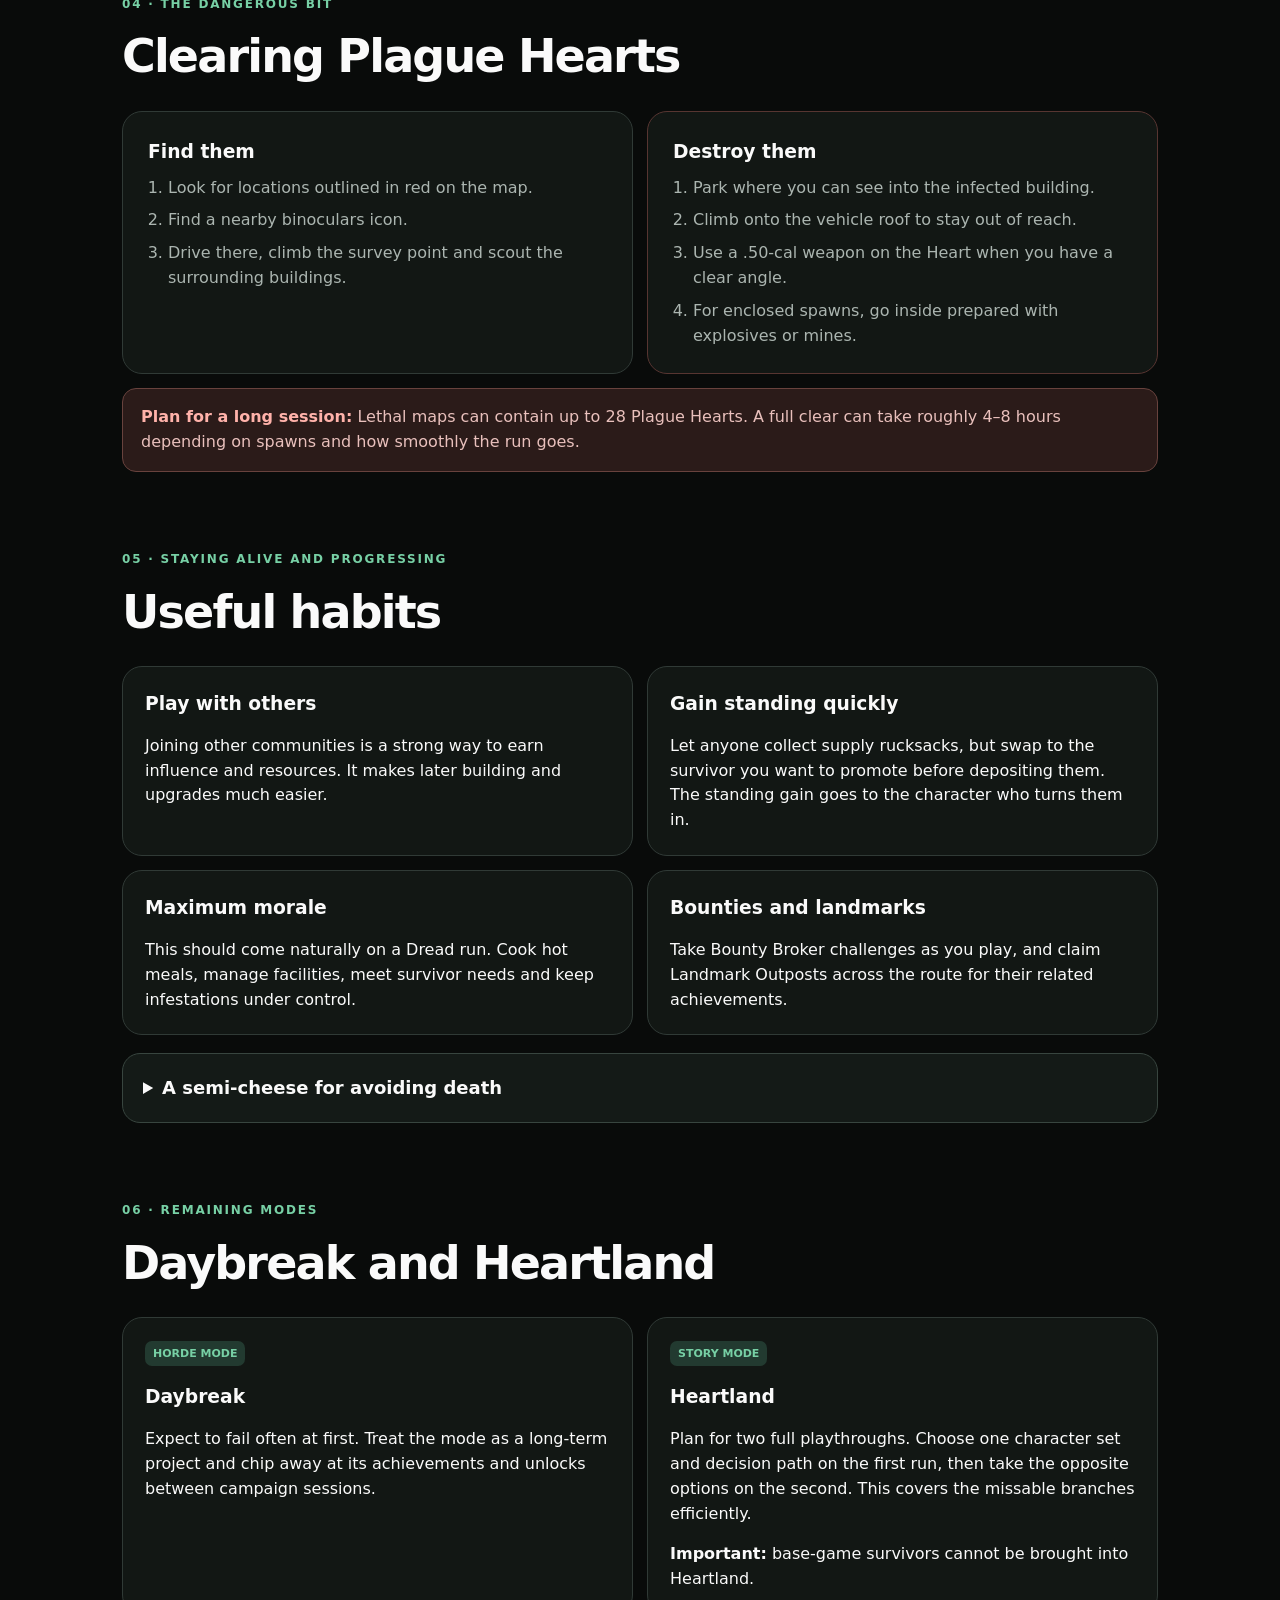
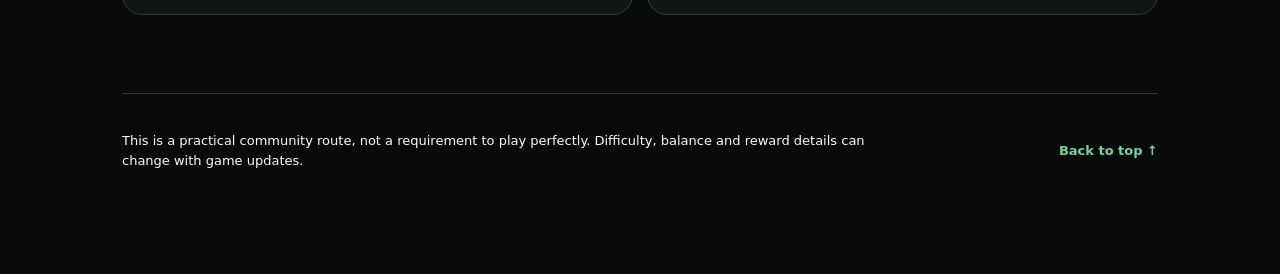
<file: guides/state-of-decay-2/index.html>
<!doctype html>
<html lang="en">
<head>
  <meta charset="utf-8">
  <meta name="viewport" content="width=device-width,initial-scale=1">
  <meta name="description" content="A practical State of Decay 2 completion roadmap covering survivor traits, legacy runs, maps, Plague Hearts, Daybreak and Heartland.">
  <title>State of Decay 2 — Haven Guide</title>
  <link rel="stylesheet" href="../../assets/style.css">
  <link rel="stylesheet" href="guide.css">
</head>
<body class="sod-page">
  <main class="shell guide-shell">
    <header class="topbar">
      <a class="brand" href="../../">HAVEN <i>GUIDE</i></a>
      <a class="navlink" href="../../">← All games</a>
    </header>

    <section class="sod-hero">
      <div class="eyebrow">State of Decay 2 · Xbox / PC · Completion roadmap</div>
      <h1>Build a legacy.<br><span>Keep everyone breathing.</span></h1>
      <p>A practical route through four leader legacies, every base map, Plague Hearts, Daybreak and Heartland—built from real co-op play rather than a perfect-survivor fantasy.</p>
      <div class="hero-metrics" aria-label="Guide overview">
        <div><b>4</b><span>Legacy runs</span></div>
        <div><b>1</b><span>Mule community</span></div>
        <div><b>2</b><span>Heartland runs</span></div>
      </div>
    </section>

    <nav class="jump-nav" aria-label="Guide sections">
      <a href="#start">Start here</a>
      <a href="#traits">Survivor traits</a>
      <a href="#route">Playthrough route</a>
      <a href="#hearts">Plague Hearts</a>
      <a href="#modes">Other modes</a>
    </nav>

    <section class="guide-section" id="start">
      <div class="section-kicker">01 · First community</div>
      <h2>Getting started</h2>
      <div class="prose-card lead-card">
        <h3>New to the game? Play the tutorial first.</h3>
        <p>Start the tutorial on <strong>Green difficulty</strong> and play for a couple of hours. It introduces the mechanics at a comfortable pace and makes every later run easier. The tutorial normally gives you preset survivors and starts on Providence Ridge.</p>
        <p>Once you understand the basics, leave that practice community behind and start your own run with the tutorial skipped. That lets you choose your survivors and map immediately.</p>
      </div>

      <div class="tip-grid">
        <article class="tip-card">
          <span class="tip-icon">◆</span>
          <h3>Recommended home map</h3>
          <p>Use <strong>Trumbull Valley on Green</strong> for your long-term mule community: play solo, level survivors, clear miscellaneous achievements and stockpile useful gear.</p>
        </article>
        <article class="tip-card">
          <span class="tip-icon">↗</span>
          <h3>Why Trumbull Valley?</h3>
          <p>The Mickey Wilkerson storyline appears naturally as you play and unlocks achievements along the way. Complete those quests whenever they appear.</p>
        </article>
      </div>
      <div class="prose-card completion-card">
        <h3>What completes a campaign run?</h3>
        <ol>
          <li>Follow the opening story objectives and promote a leader.</li>
          <li>Destroy every Plague Heart on the map.</li>
          <li>Finish that leader’s legacy questline.</li>
        </ol>
        <p>Most routine story objectives are low risk—usually conversations, scavenging or building at base. Plague Heart clearing is the time-consuming and dangerous part.</p>
      </div>
    </section>

    <section class="guide-section" id="traits">
      <div class="section-kicker">02 · Survivor selection</div>
      <h2>Useful starting traits</h2>
      <p class="section-intro">When you skip the tutorial, you can reroll your starting survivors and inspect their traits. These are strong options to watch for—but don’t chase a flawless trio. Perfect survivors are exceptionally unlikely, and a good-enough team is more fun than an hour spent rerolling.</p>

      <div class="table-wrap">
        <table class="trait-table">
          <thead><tr><th scope="col">Trait</th><th scope="col">Benefits</th></tr></thead>
          <tbody>
            <tr><th scope="row">Infectious Energy</th><td><span>+15% Influence gained</span><span>+50% Facility action speed</span></td></tr>
            <tr><th scope="row">Blood Plague Survivor</th><td><span>−100% Plague infection</span></td></tr>
            <tr><th scope="row">Keeps Hidden Pouches</th><td><span>+10 Light carrying capacity</span><span>+10 Max carrying capacity</span><span>+1 Max consumable stack</span></td></tr>
            <tr><th scope="row">Quartermaster</th><td><span>+5 Max materials, fuel and ammo storage</span></td></tr>
            <tr><th scope="row">Survival Hunter</th><td><span>−50% Food consumed per day</span><span>Craft stat-boosting meals</span><span>+1 Food per day</span></td></tr>
            <tr><th scope="row">Immortal</th><td><span>−40% Injury severity</span><span>+45 Max health</span></td></tr>
            <tr><th scope="row">Unbreakable</th><td><span>+45 Max health</span><span>−100% Injury chance</span></td></tr>
            <tr><th scope="row">Diehard Veteran</th><td><span>−40% Injury severity</span><span>+100 Infection resistance</span><span>+10 Light carrying capacity</span></td></tr>
            <tr><th scope="row">Indefatigable</th><td><span>−40% Fatigue severity</span><span>+30 Max stamina</span></td></tr>
            <tr><th scope="row">Red Talon Operative</th><td><span>−95% Durability loss per strike</span><span>+60 Max carrying capacity</span><span>−100% Fatigue severity</span></td></tr>
            <tr><th scope="row">Eats Like a Bird</th><td><span>−50% Food consumed per day</span></td></tr>
            <tr><th scope="row">Officer Material</th><td><span>+50% Wits experience gain</span><span>+6 Morale</span></td></tr>
            <tr><th scope="row">Bright-Eyed Recruit / Patient Caretaker</th><td><span>+15 Morale</span></td></tr>
            <tr><th scope="row">Can Sleep Anywhere</th><td><span>−1 Beds used</span></td></tr>
            <tr><th scope="row">Volunteer Coordinator</th><td><span>+4 Morale for all survivors</span></td></tr>
            <tr><th scope="row">Just Keeps Going</th><td><span>+45 Max stamina</span><span>−50% Fatigue severity</span></td></tr>
          </tbody>
        </table>
      </div>
    </section>

    <section class="guide-section" id="route">
      <div class="route-heading">
        <div>
          <div class="section-kicker">03 · Main completion route</div>
          <h2>Recommended playthrough order</h2>
          <p class="section-intro">Four full legacies plus one safe mule community. Your checklist progress is saved automatically in this browser.</p>
        </div>
        <div class="route-progress" aria-live="polite"><b id="route-complete">0/24</b><span>objectives done</span></div>
      </div>

      <div class="route-overview">
        <div><span class="difficulty lethal">Lethal</span><b>Builder</b><small>Best boon first</small></div>
        <div><span class="difficulty safe">Green</span><b>Mule</b><small>Safe storage</small></div>
        <div><span class="difficulty dread">Dread</span><b>Warlord</b><small>Weapons</small></div>
        <div><span class="difficulty dread">Dread</span><b>Sheriff</b><small>Defense</small></div>
        <div><span class="difficulty dread">Dread</span><b>Trader</b><small>Economy</small></div>
      </div>

      <div class="run-list">
        <details class="run-card" open>
          <summary><span class="run-number">01</span><span><b>Builder legacy</b><small>Cascade Hills · Lethal</small></span><span class="run-count" data-run-count>0/5</span></summary>
          <div class="run-body">
            <div class="run-facts"><span>Leader: Builder</span><span>Base map achievement: Dam Fine Territory</span><span>Landmark: Leeds Concrete Silos</span></div>
            <p class="achievement-line"><strong>Key achievements:</strong> Can We Fix It? Yes We Can! · If You Build It, They Will Come · Enemy at the Gates · Tried and Tested 1/3</p>
            <p class="why"><strong>Why first?</strong> Builder has the easiest legacy finale and the most useful boon: free base power and water on later communities, with less noise and better morale.</p>
            <div class="checklist">
              <label><input type="checkbox" data-task="builder-base"><span>Secure a base in Cascade Hills</span></label>
              <label><input type="checkbox" data-task="builder-tower"><span>Build the Sniper Tower</span></label>
              <label><input type="checkbox" data-task="builder-landmark"><span>Claim Leeds Concrete Silos</span></label>
              <label><input type="checkbox" data-task="builder-hearts"><span>Destroy every Plague Heart</span></label>
              <label><input type="checkbox" data-task="builder-legacy"><span>Complete the Builder legacy</span></label>
            </div>
          </div>
        </details>

        <details class="run-card">
          <summary><span class="run-number">00</span><span><b>Mule community</b><small>Trumbull Valley · Green</small></span><span class="run-count" data-run-count>0/4</span></summary>
          <div class="run-body">
            <div class="run-facts"><span>No leader required</span><span>Base map achievement: Lily, We’re Home</span><span>Start after Builder boon</span></div>
            <p class="why"><strong>Purpose:</strong> a low-risk home for levelling survivors, farming resources, storing weapons and recovering characters between harder runs.</p>
            <div class="checklist">
              <label><input type="checkbox" data-task="mule-start"><span>Start on Trumbull Valley after earning the Builder boon</span></label>
              <label><input type="checkbox" data-task="mule-base"><span>Claim a Trumbull Valley base</span></label>
              <label><input type="checkbox" data-task="mule-mickey"><span>Complete Mickey Wilkerson missions as they appear</span></label>
              <label><input type="checkbox" data-task="mule-stock"><span>Build a useful stockpile for harder runs</span></label>
            </div>
          </div>
        </details>

        <details class="run-card">
          <summary><span class="run-number">02</span><span><b>Warlord legacy</b><small>Meagher Valley · Dread</small></span><span class="run-count" data-run-count>0/5</span></summary>
          <div class="run-body">
            <div class="run-facts"><span>Leader: Warlord</span><span>Achievement: Tilting at Windmills</span><span>Landmark: Wind Farm</span></div>
            <p class="achievement-line"><strong>Key achievements:</strong> Mediocre! · Be Still My Dog of War · Citizens First and Soldiers Second · Tried and Tested 2/3</p>
            <p class="why"><strong>Benefit:</strong> the legacy helps future communities start with .50-cal rifles and ammunition—excellent tools for Plague Hearts.</p>
            <div class="checklist">
              <label><input type="checkbox" data-task="warlord-base"><span>Secure a base in Meagher Valley</span></label>
              <label><input type="checkbox" data-task="warlord-armory"><span>Build the Armory</span></label>
              <label><input type="checkbox" data-task="warlord-landmark"><span>Claim the Wind Farm</span></label>
              <label><input type="checkbox" data-task="warlord-hearts"><span>Destroy every Plague Heart</span></label>
              <label><input type="checkbox" data-task="warlord-legacy"><span>Complete the Warlord legacy</span></label>
            </div>
          </div>
        </details>

        <details class="run-card">
          <summary><span class="run-number">03</span><span><b>Sheriff legacy</b><small>Drucker County · Dread</small></span><span class="run-count" data-run-count>0/5</span></summary>
          <div class="run-body">
            <div class="run-facts"><span>Leader: Sheriff</span><span>Achievement: Ten Thousand Gallon Hat</span><span>Landmark: Sasser Regional Hospital</span></div>
            <p class="achievement-line"><strong>Key achievements:</strong> Nice Moves There · I Am the Law · Mercy Hospital · Tried and Tested 3/3</p>
            <p class="why"><strong>Benefit:</strong> stronger long-term community support and defense. The hospital adds medical income and improves survivor healing options.</p>
            <div class="checklist">
              <label><input type="checkbox" data-task="sheriff-base"><span>Secure a base in Drucker County</span></label>
              <label><input type="checkbox" data-task="sheriff-hospital"><span>Build the Field Hospital</span></label>
              <label><input type="checkbox" data-task="sheriff-landmark"><span>Claim Sasser Regional Hospital</span></label>
              <label><input type="checkbox" data-task="sheriff-hearts"><span>Destroy every Plague Heart</span></label>
              <label><input type="checkbox" data-task="sheriff-legacy"><span>Complete the Sheriff legacy</span></label>
            </div>
          </div>
        </details>

        <details class="run-card">
          <summary><span class="run-number">04</span><span><b>Trader legacy</b><small>Providence Ridge · Dread</small></span><span class="run-count" data-run-count>0/5</span></summary>
          <div class="run-body">
            <div class="run-facts"><span>Leader: Trader</span><span>Achievement: The Forest for the Trees</span><span>Landmark: New Hope Church</span></div>
            <p class="achievement-line"><strong>Key achievements:</strong> Doctor Terminus · Speedy Delivery · Who Run Bartertown?</p>
            <p class="why"><strong>Benefit:</strong> useful economic support for future communities. New Hope Church can be configured for morale, beds or defensive support.</p>
            <div class="checklist">
              <label><input type="checkbox" data-task="trader-base"><span>Secure a base in Providence Ridge</span></label>
              <label><input type="checkbox" data-task="trader-depot"><span>Build the Trade Depot</span></label>
              <label><input type="checkbox" data-task="trader-landmark"><span>Claim New Hope Church</span></label>
              <label><input type="checkbox" data-task="trader-hearts"><span>Destroy every Plague Heart</span></label>
              <label><input type="checkbox" data-task="trader-legacy"><span>Complete the Trader legacy</span></label>
            </div>
          </div>
        </details>
      </div>
      <button class="reset-route" id="reset-route" type="button">Reset route progress</button>
    </section>

    <section class="guide-section" id="hearts">
      <div class="section-kicker">04 · The dangerous bit</div>
      <h2>Clearing Plague Hearts</h2>
      <div class="heart-layout">
        <article class="prose-card">
          <h3>Find them</h3>
          <ol>
            <li>Look for locations outlined in red on the map.</li>
            <li>Find a nearby binoculars icon.</li>
            <li>Drive there, climb the survey point and scout the surrounding buildings.</li>
          </ol>
        </article>
        <article class="prose-card heart-card">
          <h3>Destroy them</h3>
          <ol>
            <li>Park where you can see into the infected building.</li>
            <li>Climb onto the vehicle roof to stay out of reach.</li>
            <li>Use a .50-cal weapon on the Heart when you have a clear angle.</li>
            <li>For enclosed spawns, go inside prepared with explosives or mines.</li>
          </ol>
        </article>
      </div>
      <div class="warning-strip"><strong>Plan for a long session:</strong> Lethal maps can contain up to 28 Plague Hearts. A full clear can take roughly 4–8 hours depending on spawns and how smoothly the run goes.</div>
    </section>

    <section class="guide-section">
      <div class="section-kicker">05 · Staying alive and progressing</div>
      <h2>Useful habits</h2>
      <div class="advice-grid">
        <article><h3>Play with others</h3><p>Joining other communities is a strong way to earn influence and resources. It makes later building and upgrades much easier.</p></article>
        <article><h3>Gain standing quickly</h3><p>Let anyone collect supply rucksacks, but swap to the survivor you want to promote before depositing them. The standing gain goes to the character who turns them in.</p></article>
        <article><h3>Maximum morale</h3><p>This should come naturally on a Dread run. Cook hot meals, manage facilities, meet survivor needs and keep infestations under control.</p></article>
        <article><h3>Bounties and landmarks</h3><p>Take Bounty Broker challenges as you play, and claim Landmark Outposts across the route for their related achievements.</p></article>
      </div>

      <details class="survival-note">
        <summary>A semi-cheese for avoiding death</summary>
        <div>
          <p>If a character is close to dying, quit and load them into a second player’s Green-difficulty game. A short Blood Plague timer can become dramatically longer, giving you time to cure the infection, heal, reload and prepare before returning to the harder community.</p>
          <div class="flow" aria-label="Emergency recovery flow">
            <span>Danger on Lethal</span><b>→</b><span>Quit safely</span><b>→</b><span>Join Green game</span><b>→</b><span>Heal and resupply</span><b>→</b><span>Return prepared</span>
          </div>
          <p class="fine-print">This requires another player or a safe session to join. Your mule community is still valuable as storage and preparation space, but moving a survivor between your own communities is not a normal instant-swap mechanic.</p>
        </div>
      </details>
    </section>

    <section class="guide-section" id="modes">
      <div class="section-kicker">06 · Remaining modes</div>
      <h2>Daybreak and Heartland</h2>
      <div class="mode-grid">
        <article class="mode-card">
          <span class="mode-label">Horde mode</span>
          <h3>Daybreak</h3>
          <p>Expect to fail often at first. Treat the mode as a long-term project and chip away at its achievements and unlocks between campaign sessions.</p>
        </article>
        <article class="mode-card">
          <span class="mode-label">Story mode</span>
          <h3>Heartland</h3>
          <p>Plan for two full playthroughs. Choose one character set and decision path on the first run, then take the opposite options on the second. This covers the missable branches efficiently.</p>
          <p><strong>Important:</strong> base-game survivors cannot be brought into Heartland.</p>
        </article>
      </div>
    </section>

    <footer class="guide-footer">
      <p>This is a practical community route, not a requirement to play perfectly. Difficulty, balance and reward details can change with game updates.</p>
      <a href="#top" onclick="window.scrollTo({top:0,behavior:'smooth'});return false">Back to top ↑</a>
    </footer>
  </main>
  <script src="guide.js" defer></script>
</body>
</html>
</file>
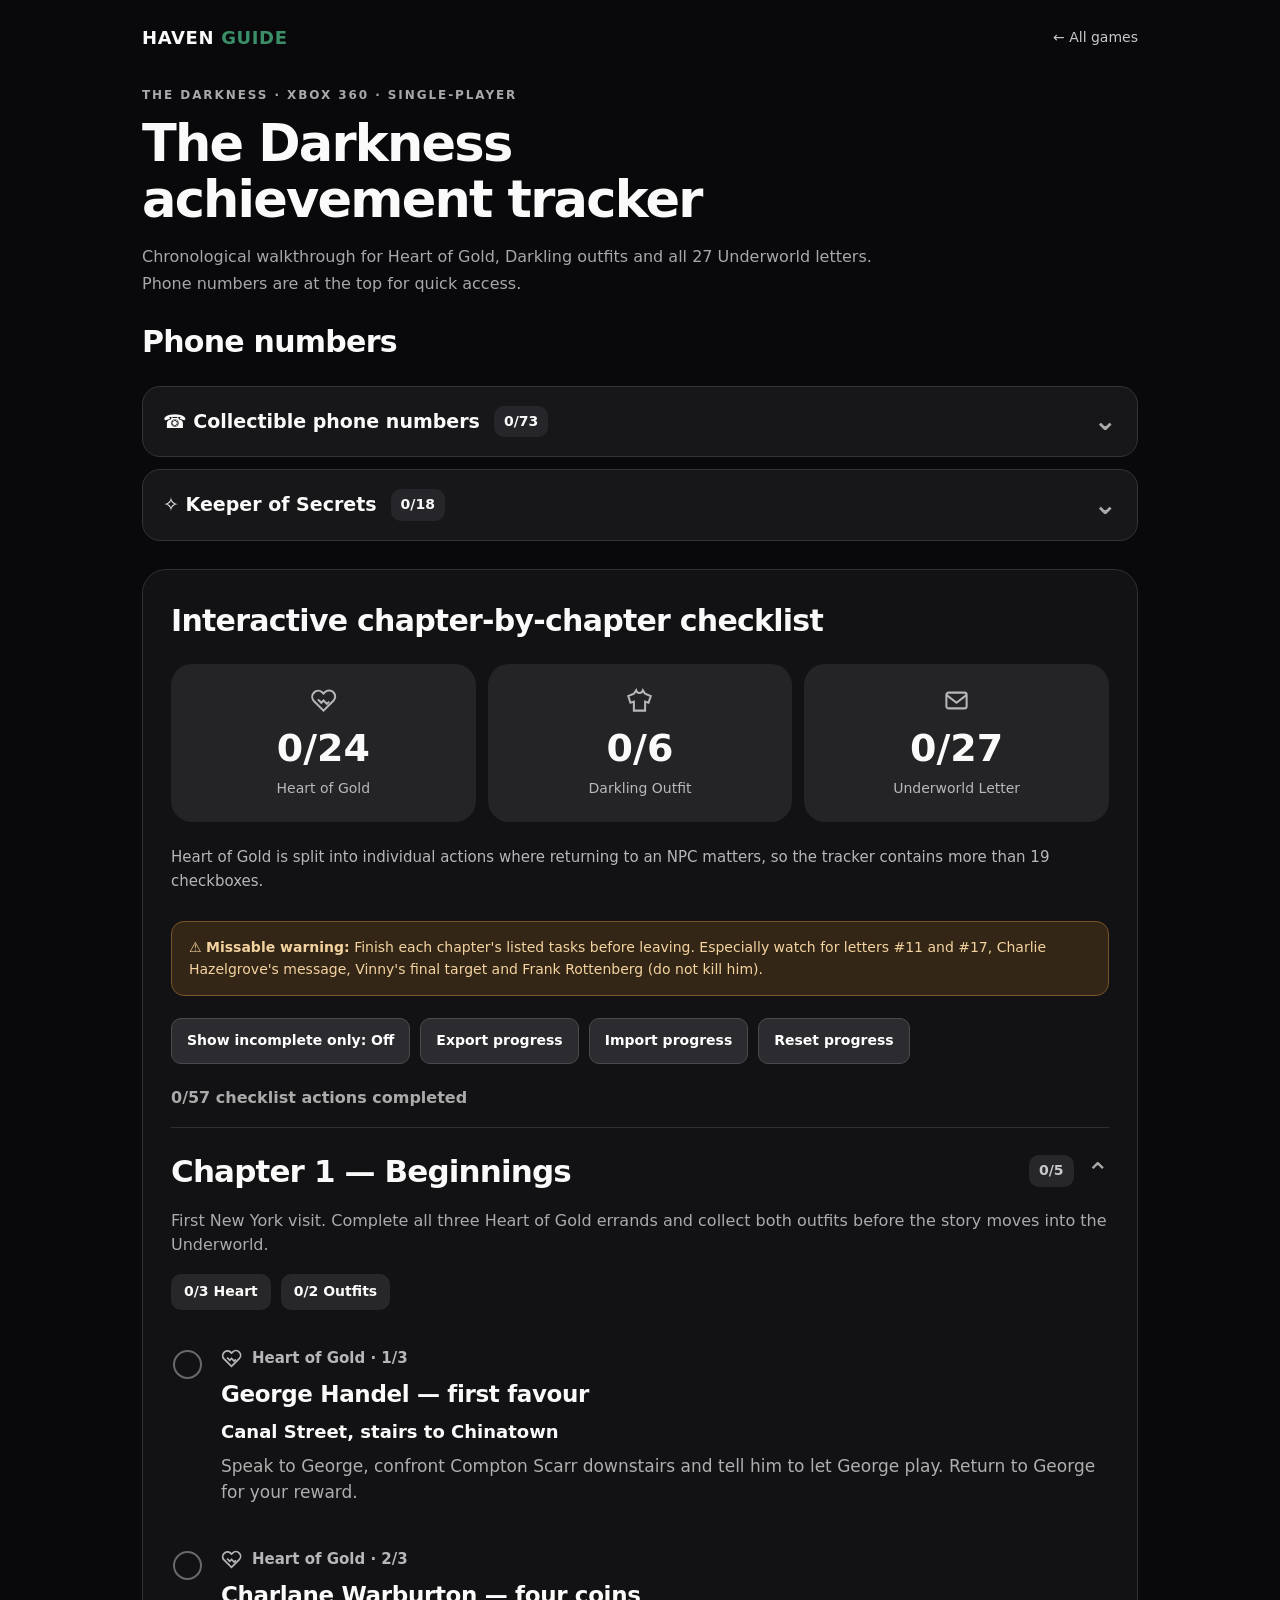
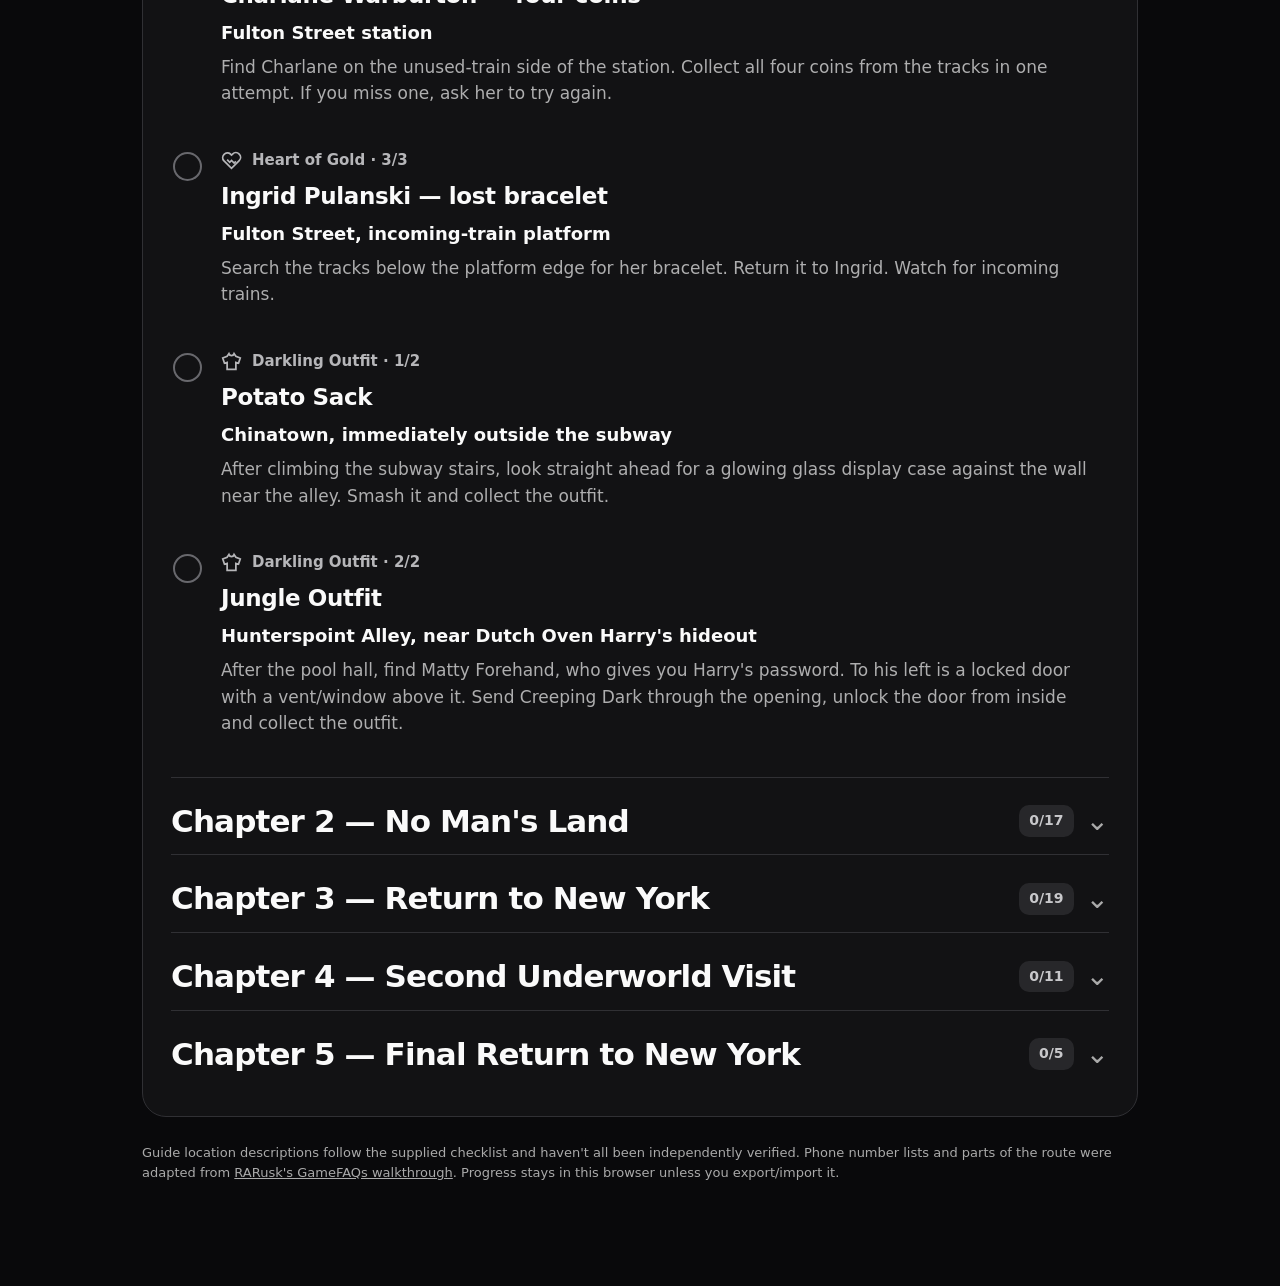
<file: guides/the-darkness/index.html>
<!doctype html><html lang="en"><head><meta charset="utf-8"><meta name="viewport" content="width=device-width,initial-scale=1"><title>The Darkness — Haven Guide</title><link rel="stylesheet" href="../../assets/style.css"></head><body><main class="shell"><header class="topbar"><a class="brand" href="../../">HAVEN <i>GUIDE</i></a><a class="navlink" href="../../">← All games</a></header><section class="hero"><div class="eyebrow">The Darkness · Xbox 360 · Single-player</div><h1>The Darkness<br>achievement tracker</h1><p>Chronological walkthrough for Heart of Gold, Darkling outfits and all 27 Underworld letters. Phone numbers are at the top for quick access.</p></section><section class="phone-section" id="phone-sections"><h2 class="section-title">Phone numbers</h2><details class="phone-box" id="phone-collectibles"><summary>☎ Collectible phone numbers <span class="phone-progress" data-progress="collectibles">0/73</span></summary><div class="phone-body"><p>Call these from an in-game payphone to unlock 73 collectibles. Enter each four-digit code exactly as shown. Mark numbers after dialling them.</p><div class="controls"><button data-copy="collectibles">Copy numbers</button></div><div class="phone-grid" data-phone-grid="collectibles"></div></div></details><details class="phone-box" id="phone-secrets"><summary>✧ Keeper of Secrets <span class="phone-progress" data-progress="secrets">0/18</span></summary><div class="phone-body"><p>Dial these 18 separate secret numbers from a payphone for Keeper of Secrets. These are <strong>not</strong> part of the 73 collectible-number list.</p><div class="controls"><button data-copy="secrets">Copy numbers</button></div><div class="phone-grid" data-phone-grid="secrets"></div></div></details></section><section class="panel"><h2>Interactive chapter-by-chapter checklist</h2><div class="stats" id="stats" aria-live="polite"></div><p class="intro-note">Heart of Gold is split into individual actions where returning to an NPC matters, so the tracker contains more than 19 checkboxes.</p><div class="warning-box">⚠ <strong>Missable warning:</strong> Finish each chapter's listed tasks before leaving. Especially watch for letters #11 and #17, Charlie Hazelgrove's message, Vinny's final target and Frank Rottenberg (do not kill him).</div><div class="controls"><button id="filter">Show incomplete only: Off</button><button id="export">Export progress</button><button id="import">Import progress</button><button id="reset">Reset progress</button><input id="file" type="file" accept="application/json" hidden></div><p class="count-line" id="overall"></p><div id="chapters"></div></section><p class="notice">Guide location descriptions follow the supplied checklist and haven't all been independently verified. Phone number lists and parts of the route were adapted from <a href="https://gamefaqs.gamespot.com/xbox360/927014-the-darkness/faqs/51997" target="_blank" rel="noopener">RARusk's GameFAQs walkthrough</a>. Progress stays in this browser unless you export/import it.</p></main><script src="tracker.js" defer></script></body></html>
</file>
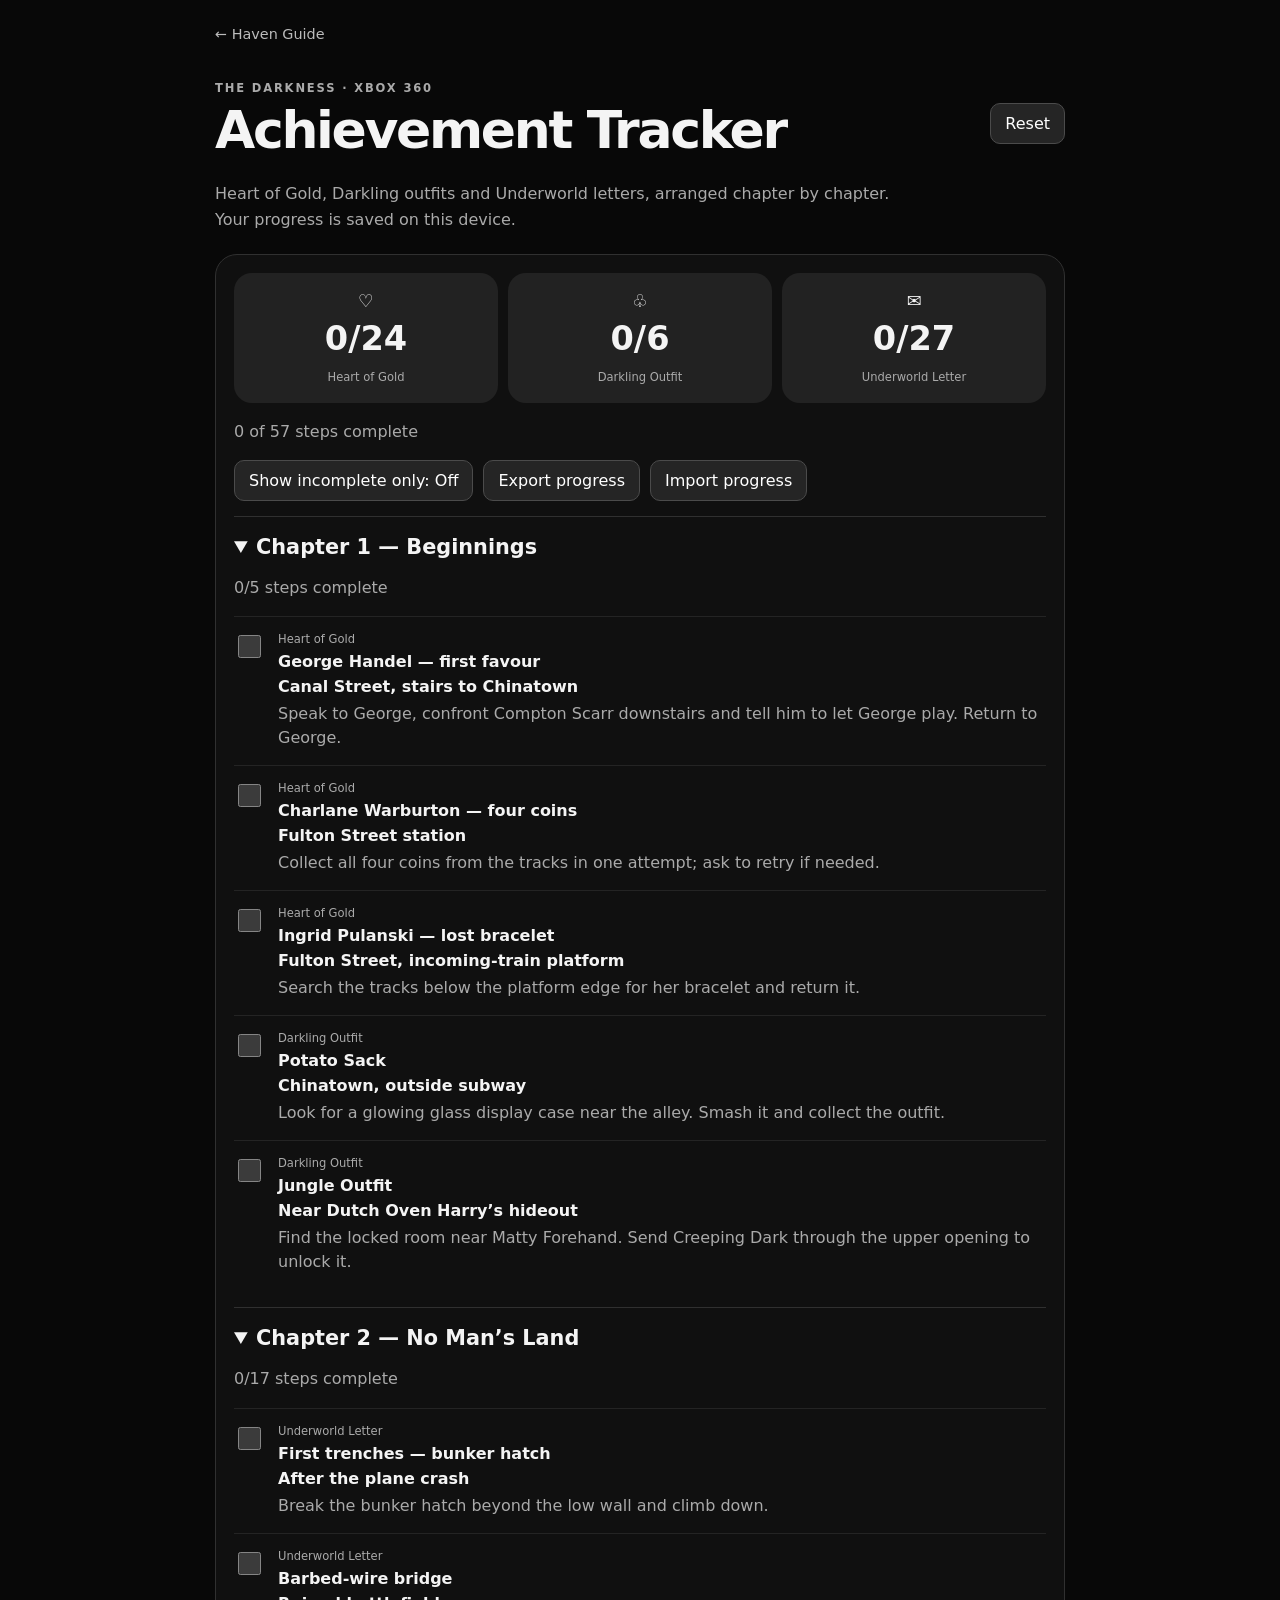
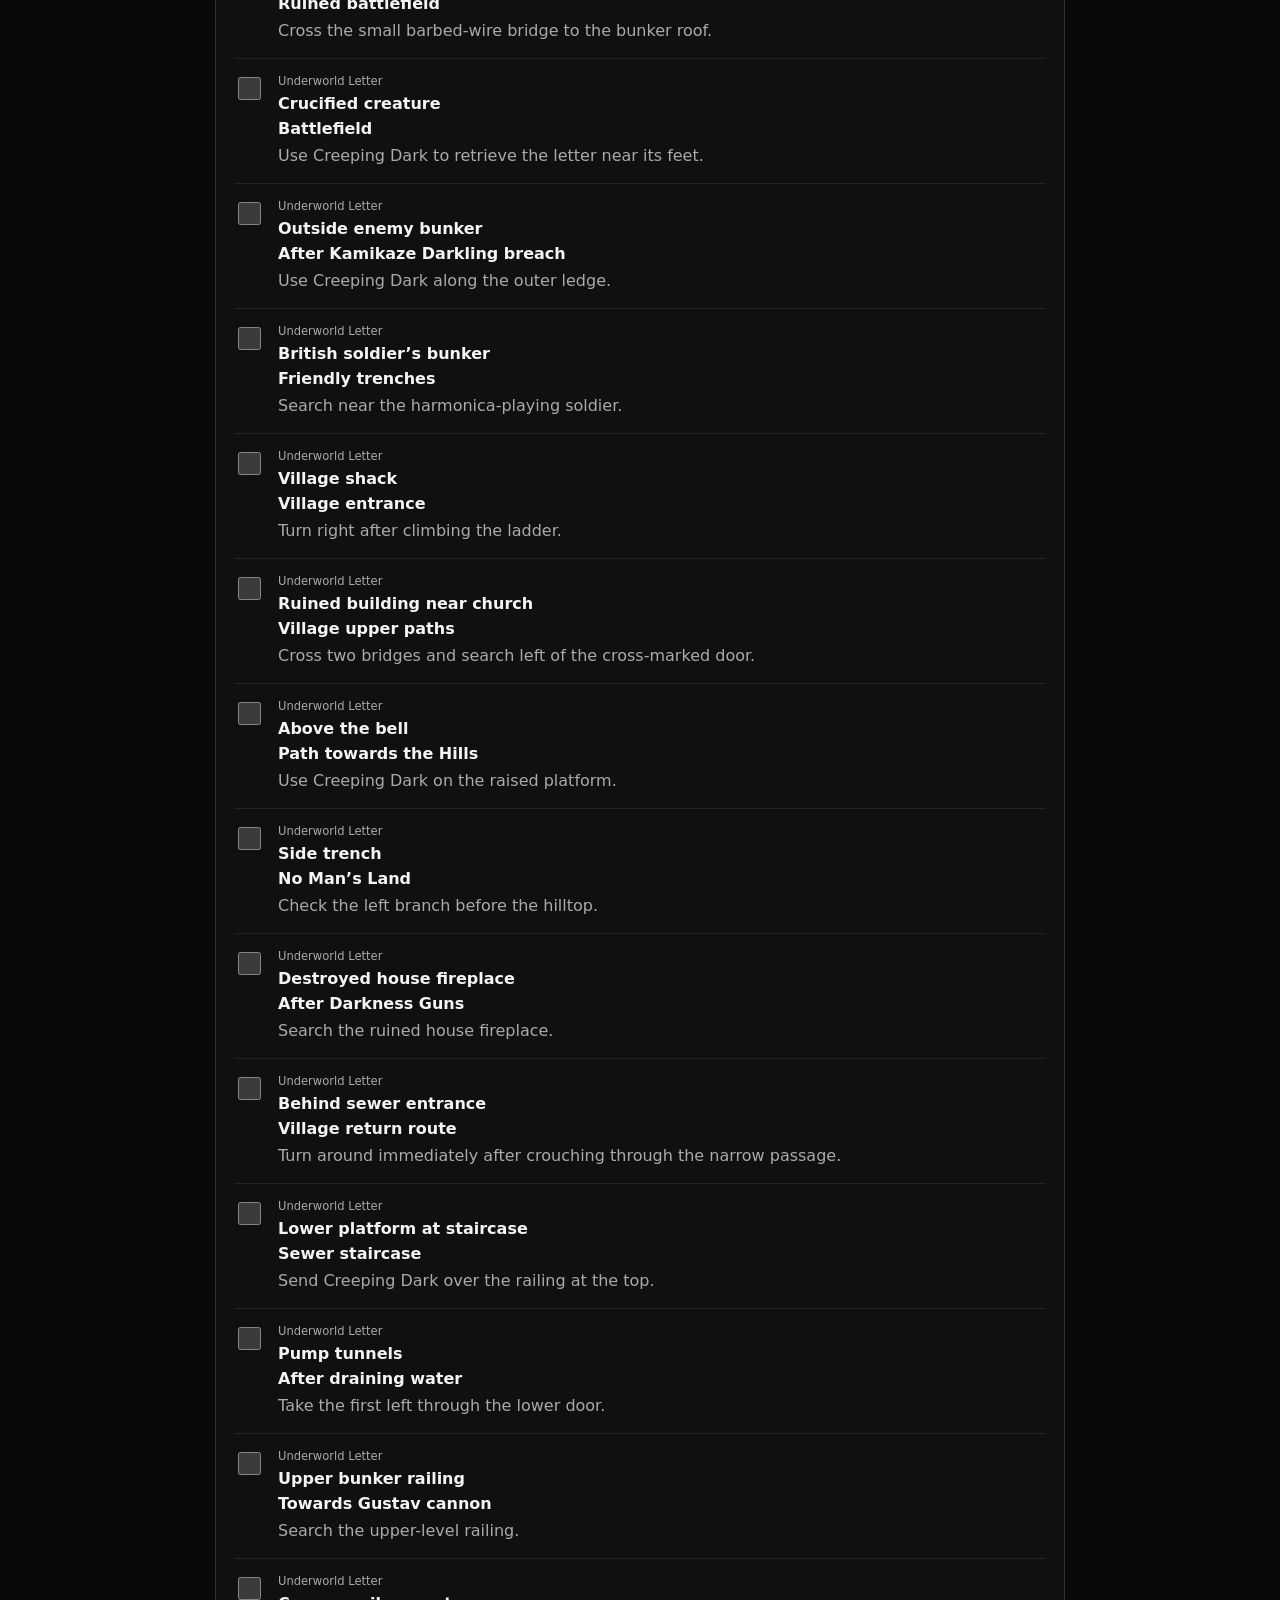
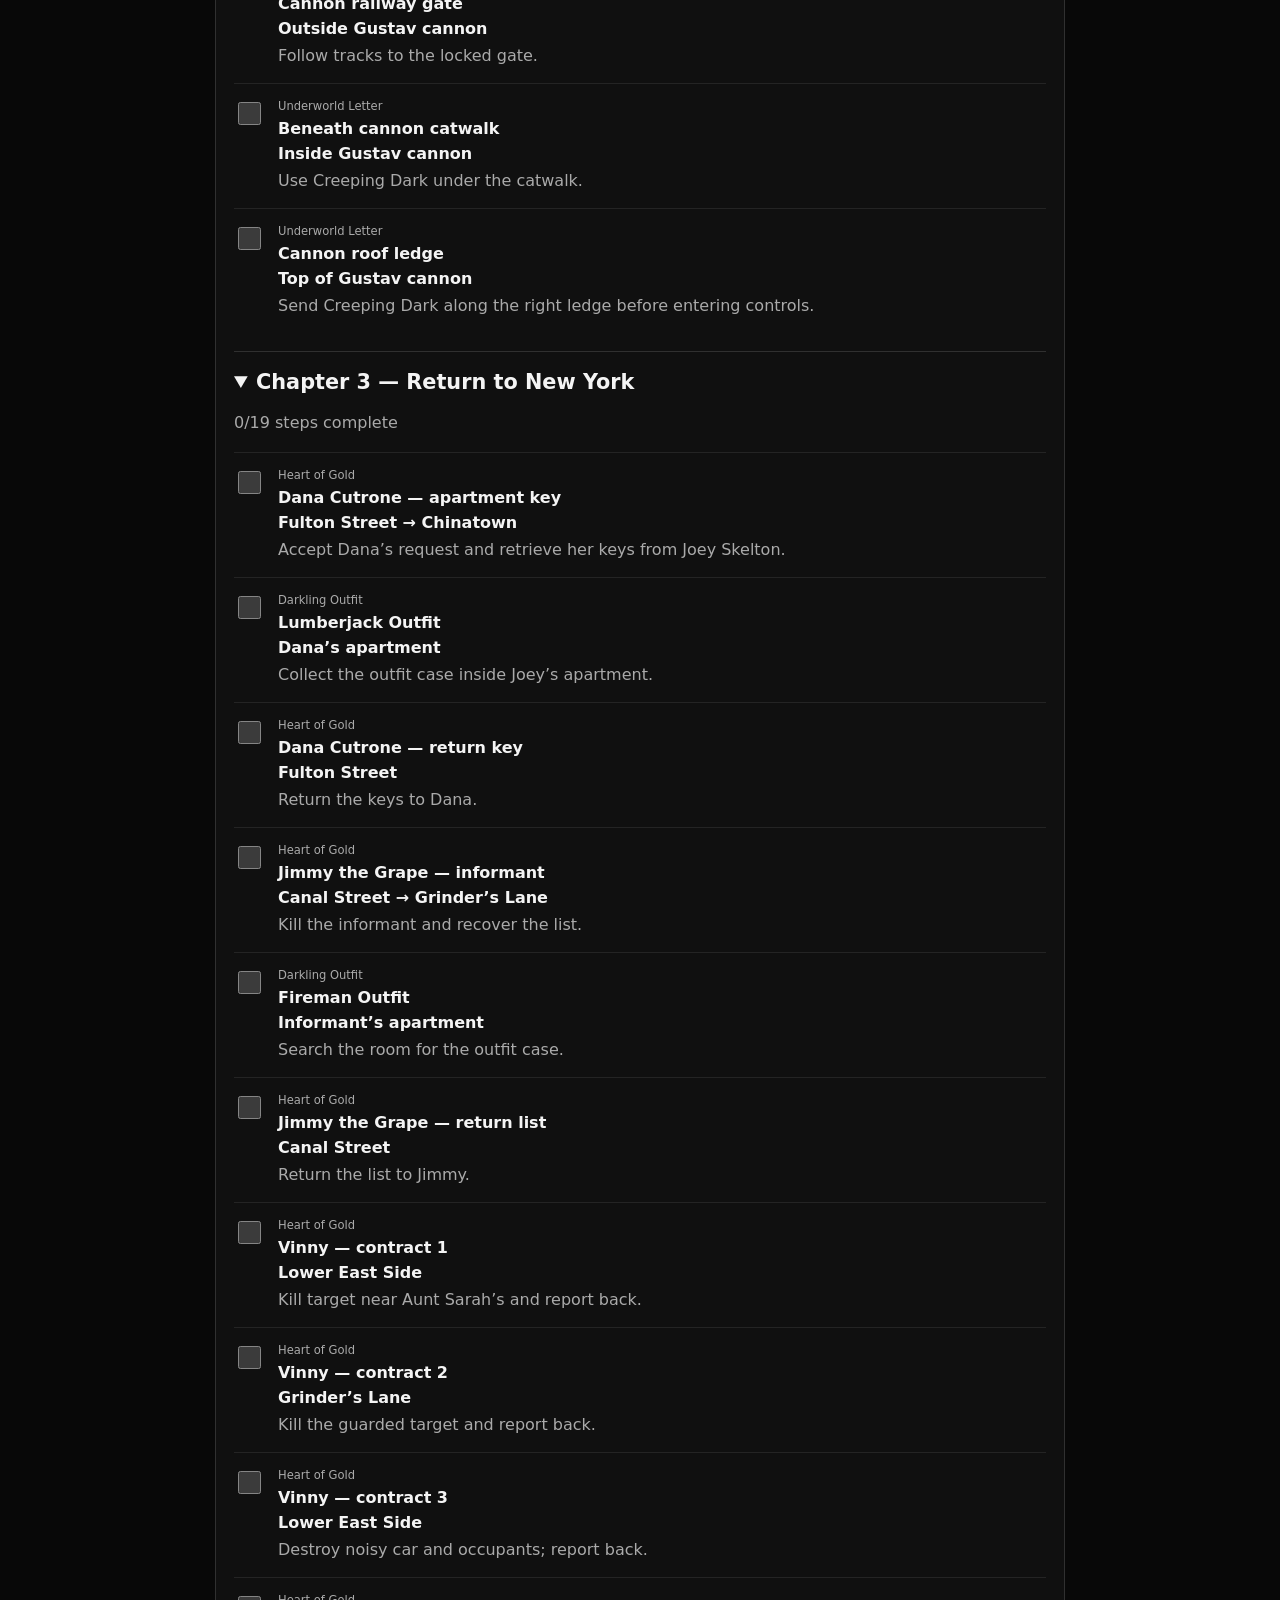
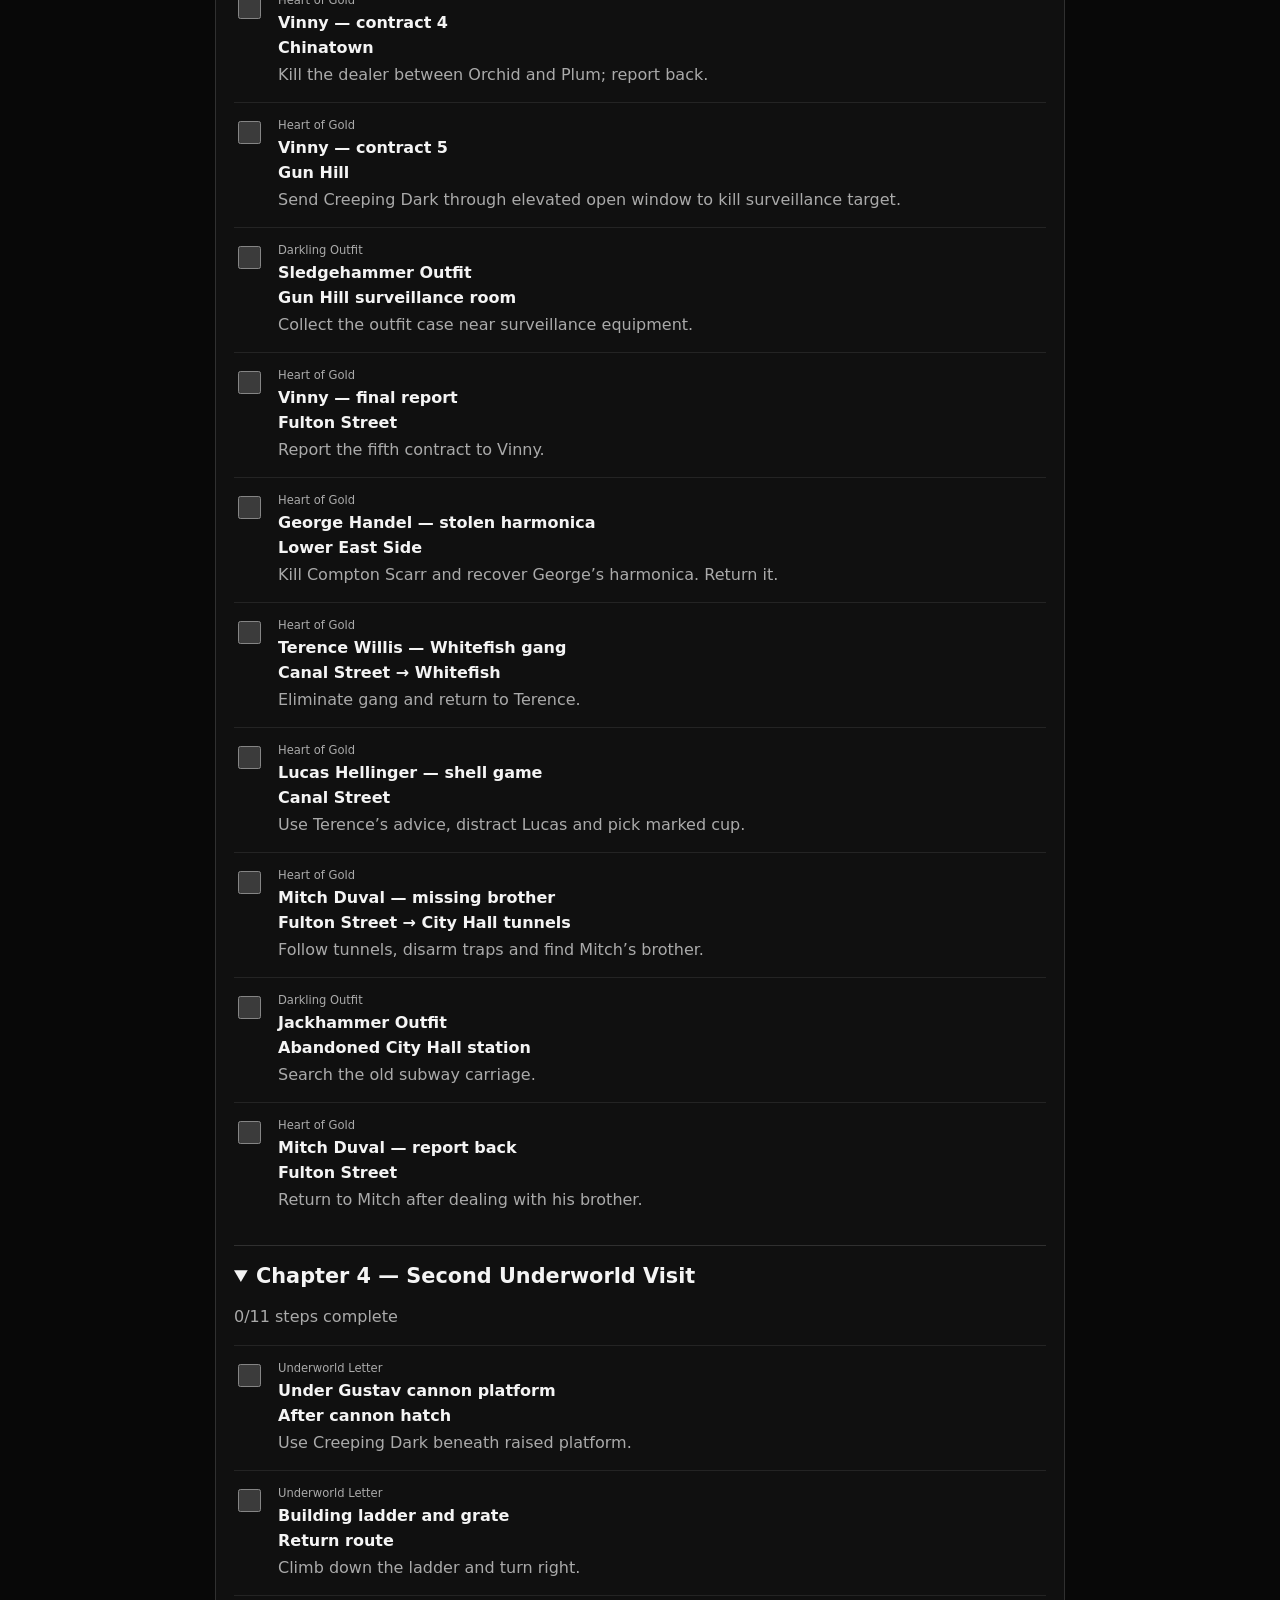
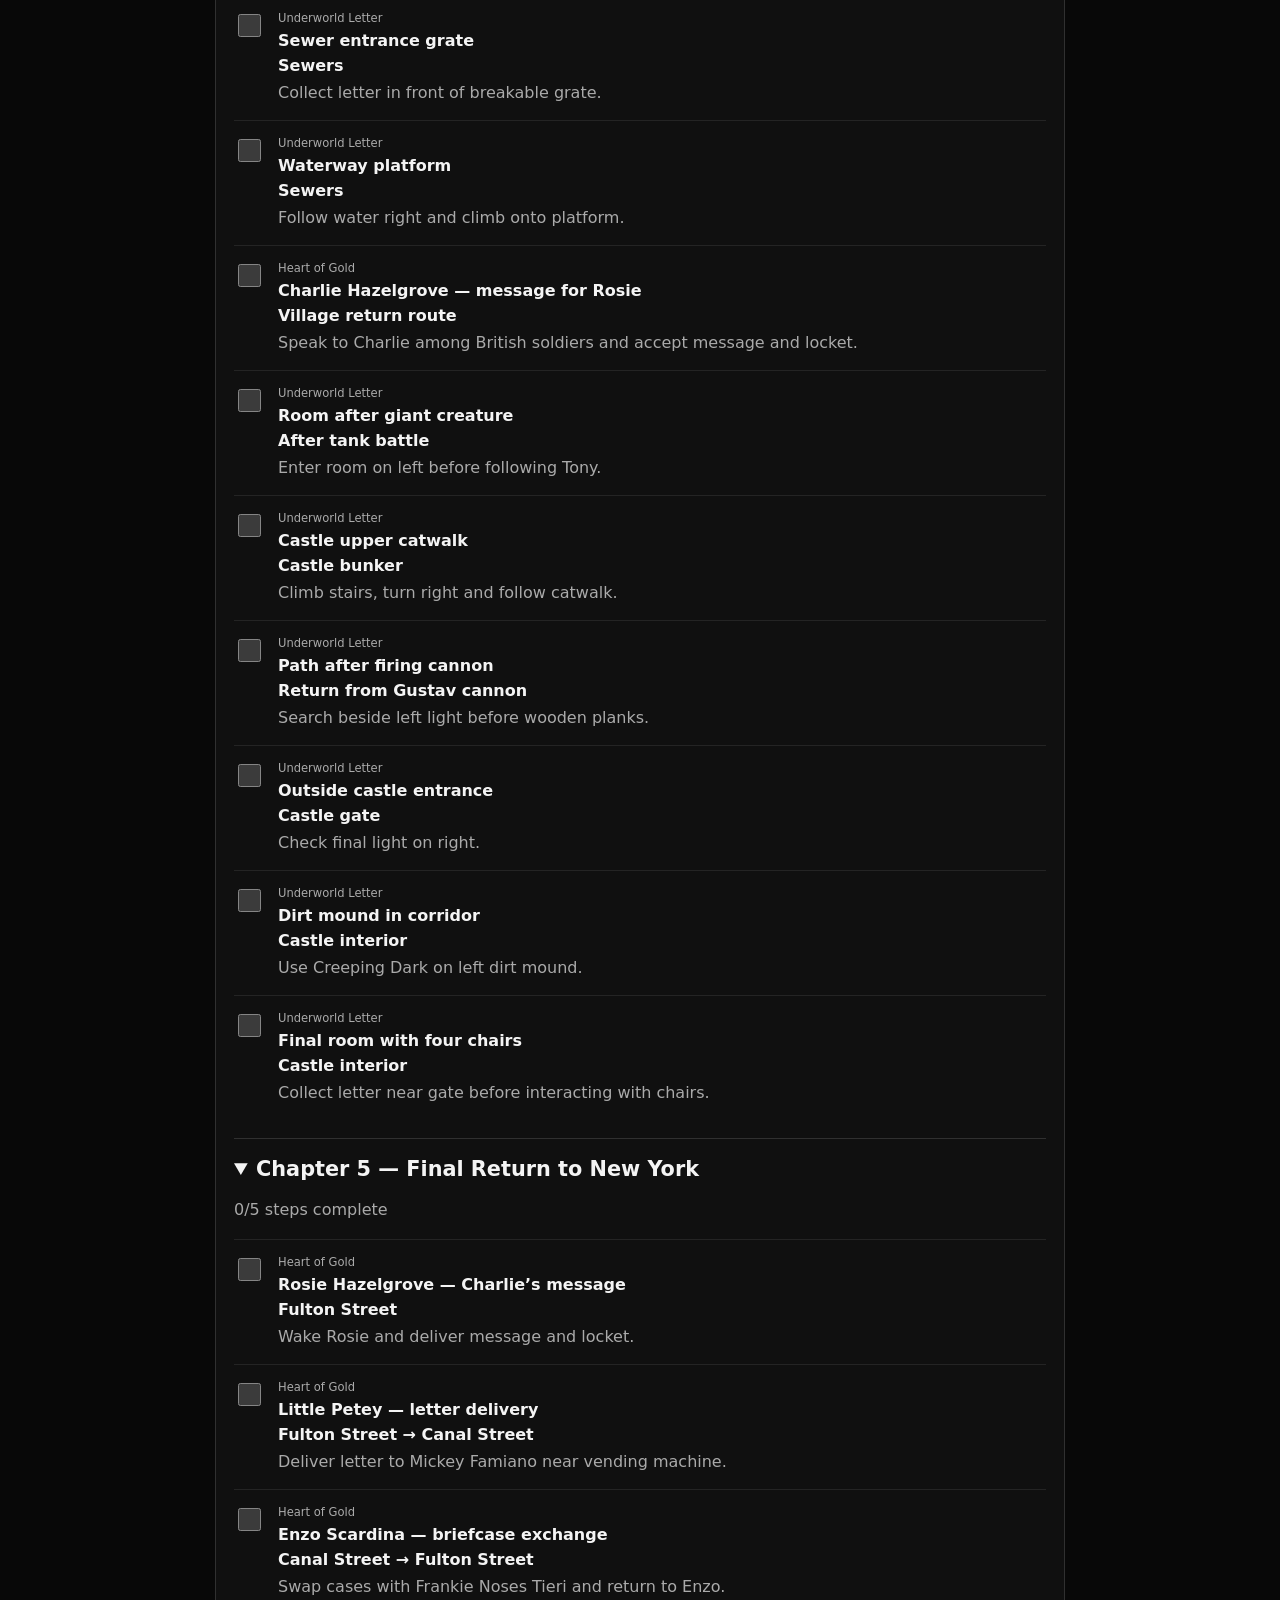
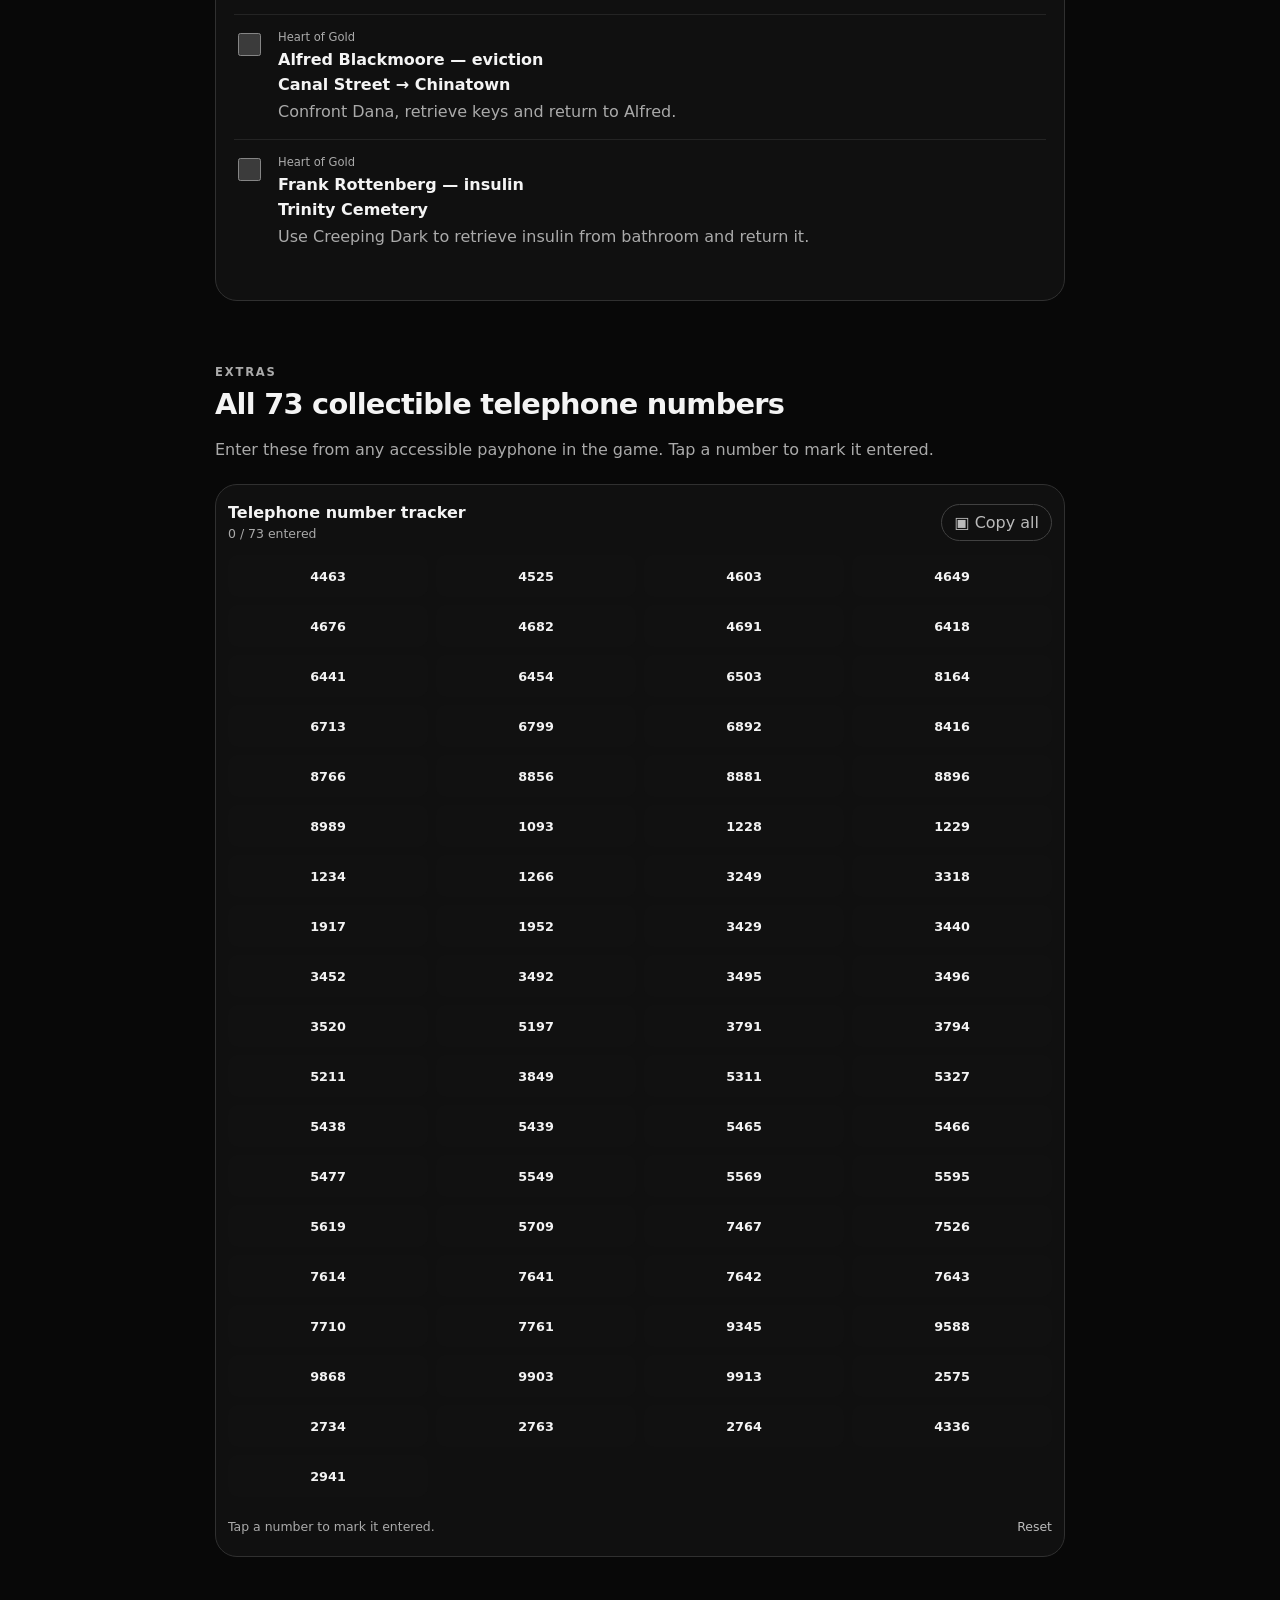
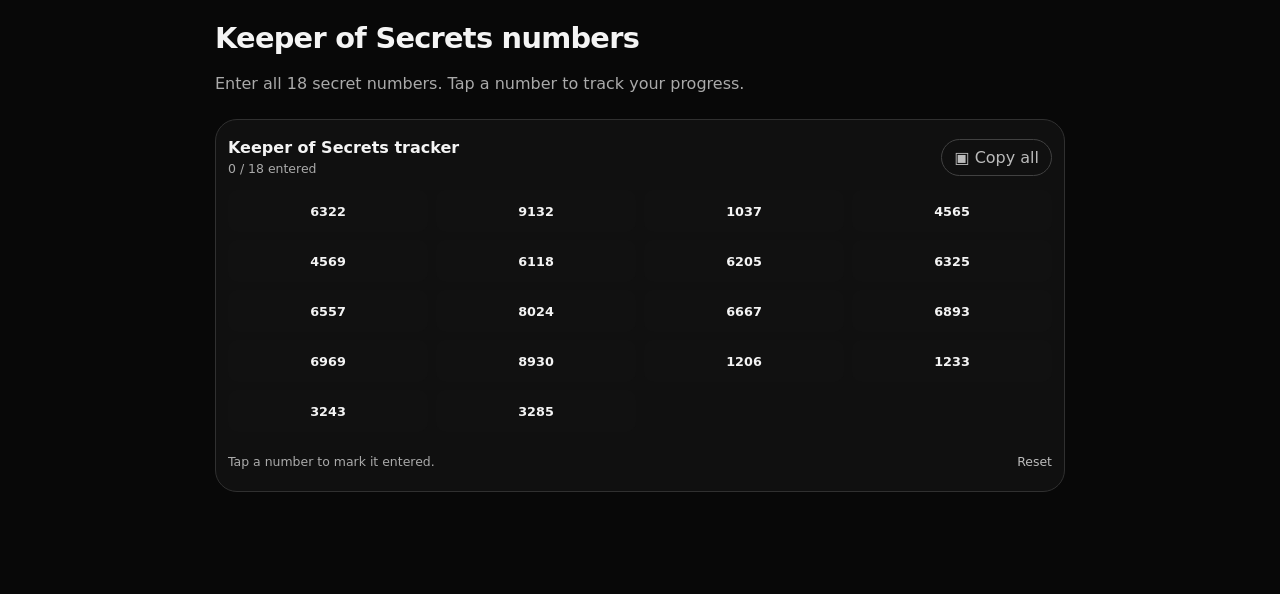
<file: darkness.html>
<!doctype html>
<html lang="en">
<head>
  <meta charset="utf-8">
  <meta name="viewport" content="width=device-width, initial-scale=1">
  <meta name="description" content="The Darkness achievement and collectible tracker for Xbox 360.">
  <title>The Darkness — Haven Guide</title>
  <link rel="stylesheet" href="styles.css">
</head>
<body>
  <main class="shell">
    <nav class="top-nav"><a href="index.html">← Haven Guide</a></nav>
    <header class="tracker-header">
      <div>
        <div class="eyebrow">THE DARKNESS · XBOX 360</div>
        <h1>Achievement Tracker</h1>
      </div>
      <button class="button danger" id="reset-achievements" type="button">Reset</button>
    </header>
    <p class="intro">Heart of Gold, Darkling outfits and Underworld letters, arranged chapter by chapter. Your progress is saved on this device.</p>

    <section class="panel" aria-labelledby="achievement-heading">
      <h2 class="sr-only" id="achievement-heading">Achievement checklist</h2>
      <div class="stats" id="stats"></div>
      <p class="progress-line" id="overall"></p>
      <div class="controls">
        <button class="button" id="filter" type="button">Show incomplete only: Off</button>
        <button class="button" id="export" type="button">Export progress</button>
        <button class="button" id="import" type="button">Import progress</button>
        <input id="file" type="file" accept="application/json" hidden>
      </div>
      <div id="chapters"></div>
    </section>

    <section class="collectibles" aria-labelledby="phone-heading">
      <div class="eyebrow">EXTRAS</div>
      <h2 id="phone-heading">All 73 collectible telephone numbers</h2>
      <p>Enter these from any accessible payphone in the game. Tap a number to mark it entered.</p>
      <div class="number-panel" data-number-tracker="phones"></div>
    </section>

    <section class="collectibles" aria-labelledby="keeper-heading">
      <h2 id="keeper-heading">Keeper of Secrets numbers</h2>
      <p>Enter all 18 secret numbers. Tap a number to track your progress.</p>
      <div class="number-panel" data-number-tracker="keepers"></div>
    </section>
  </main>
  <script src="darkness.js"></script>
</body>
</html>
</file>
<file: assets/style.css>
:root{color-scheme:dark;--bg:#09090b;--panel:#121214;--card:#242426;--line:#303034;--muted:#a7a7ac;--white:#fafafa;--amber:#f6bc64;--brand:#3b8f68}*{box-sizing:border-box}html{scroll-behavior:smooth}body{margin:0;background:var(--bg);color:var(--white);font:16px/1.55 system-ui,-apple-system,'Segoe UI',sans-serif}.shell{width:min(100%,1040px);margin:auto;padding:24px 22px 90px}a{color:inherit}.topbar{display:flex;align-items:center;justify-content:space-between;gap:14px;margin-bottom:34px}.brand{font-weight:800;text-decoration:none;letter-spacing:.035em;font-size:18px}.brand i{font-style:normal;color:var(--brand)}.navlink{font-size:14px;color:#c7c7c8;text-decoration:none}.eyebrow{font-size:12px;letter-spacing:.16em;text-transform:uppercase;color:var(--muted);font-weight:650}.hero h1{font-size:clamp(32px,6vw,51px);line-height:1.08;letter-spacing:-.035em;margin:12px 0}.hero p{max-width:740px;color:var(--muted);line-height:1.7}.panel{background:var(--panel);border:1px solid var(--line);border-radius:24px;padding:28px;margin:26px 0}.panel>h2,.section-title{font-size:clamp(23px,3.3vw,30px);letter-spacing:-.025em;margin:0 0 20px}.stats{display:grid;grid-template-columns:repeat(3,minmax(0,1fr));gap:12px}.stat{background:var(--card);border-radius:21px;padding:22px 8px;text-align:center;min-height:158px;display:flex;align-items:center;flex-direction:column;justify-content:center}.stat svg{width:27px;height:27px;stroke:#b7b7bb;fill:none;stroke-width:1.8}.stat b{font-size:clamp(25px,4.2vw,38px);line-height:1.2;margin:12px 0 7px}.stat span{color:#b8b8bb;font-size:14px}.intro-note{color:#b6b6ba;font-size:15px;margin:24px 0 28px}.chapter{border-top:1px solid var(--line);padding:24px 0 14px}.chapter>summary{list-style:none;cursor:pointer;display:flex;align-items:center;gap:12px}.chapter>summary::-webkit-details-marker{display:none}.chapter>summary:after{content:'⌄';font-size:28px;color:#aaa;line-height:1;transition:transform .15s}.chapter[open]>summary:after{transform:rotate(180deg)}.chapter-heading{font-size:clamp(24px,3.3vw,31px);font-weight:750;letter-spacing:-.028em;line-height:1.25}.chapter-total{margin-left:auto;background:#27272a;border-radius:10px;padding:5px 10px;color:#c8c8cb;font-size:14px;font-weight:750;white-space:nowrap}.chapter-body{padding-top:18px}.chapter-intro{color:#aaaab0;margin:0 0 16px}.badges{display:flex;gap:10px;flex-wrap:wrap;margin:14px 0 21px}.badge{display:inline-block;background:#27272a;border-radius:10px;padding:7px 13px;font-size:14px;font-weight:650}.task{display:grid;grid-template-columns:36px 1fr;gap:12px;padding:16px 0;cursor:pointer;border-radius:12px}.task:hover .task-content{background:#1b1b1e}.task-content{padding:0 6px 10px 2px;border-radius:10px;min-width:0}.task input{width:29px;height:29px;appearance:none;border:2px solid #68686d;border-radius:50%;margin:3px 0 0 2px;cursor:pointer;display:grid;place-items:center}.task input:checked{background:#f1f1f2;border-color:#f1f1f2}.task input:checked:after{content:'✓';color:#151515;font-size:19px;font-weight:900}.task-meta{display:flex;gap:10px;align-items:center;color:#b6b6b9;font-size:15px;font-weight:590;margin-bottom:10px;flex-wrap:wrap}.task-meta svg{width:21px;height:21px;stroke:currentColor;stroke-width:2;fill:none}.task h4{font-size:23px;line-height:1.3;letter-spacing:-.015em;margin:3px 0 8px}.where{font-size:18px;font-weight:690;margin-bottom:7px}.desc{font-size:17px;line-height:1.56;color:#aeaeaf}.task.done h4{text-decoration:line-through;color:#b5b5bb}.warn{display:inline-flex;align-items:center;gap:6px;color:var(--amber);font-size:13px;font-weight:750;background:#3b2b18;padding:3px 9px;border-radius:8px}.warn svg{height:17px;width:17px;stroke:currentColor;stroke-width:2;fill:none}.warning-box{padding:15px 17px;border:1px solid #7b552b;background:#332616;border-radius:13px;color:#f4d3a0;font-size:14px;margin:16px 0}.controls{display:flex;gap:10px;flex-wrap:wrap;margin:22px 0}button,.button{cursor:pointer;border:1px solid #4a4a4e;border-radius:10px;background:#2c2c30;color:white;padding:11px 15px;font:inherit;font-weight:650;font-size:14px;text-decoration:none}button:hover,.button:hover{background:#3a3a40}button:focus-visible,a:focus-visible,summary:focus-visible,input:focus-visible{outline:3px solid #d5b585;outline-offset:4px}.phone-section{margin:22px 0 28px}.phone-box{background:#171719;border:1px solid #343438;border-radius:18px;overflow:hidden;margin:12px 0}.phone-box summary{list-style:none;cursor:pointer;display:flex;gap:14px;align-items:center;padding:19px 20px;font-size:19px;font-weight:750}.phone-box summary::-webkit-details-marker{display:none}.phone-box summary:after{content:'⌄';font-size:28px;margin-left:auto;color:#aaa;line-height:1;transform:rotate(0)}.phone-box[open] summary:after{transform:rotate(180deg)}.phone-body{padding:0 20px 23px}.phone-body p{color:#aaa;margin:0 0 15px}.phone-grid{display:grid;grid-template-columns:repeat(auto-fill,minmax(160px,1fr));gap:9px}.phone-item{display:flex;gap:11px;align-items:center;padding:10px 12px;border:1px solid #38383d;border-radius:11px;background:#222226;cursor:pointer;font-variant-numeric:tabular-nums}.phone-item input{width:18px;height:18px;accent-color:#eee;cursor:pointer}.phone-item span{font-weight:700;letter-spacing:.04em}.phone-item.checked span{text-decoration:line-through;color:#92929a}.phone-progress{font-weight:800;border-radius:10px;padding:5px 10px;background:#26262a;font-size:14px;white-space:nowrap}.game-grid{display:grid;grid-template-columns:repeat(auto-fill,minmax(250px,1fr));gap:16px;margin-top:25px}.game-card{text-decoration:none;display:block;border:1px solid #39393c;background:#18181a;border-radius:20px;overflow:hidden;transition:transform .12s,border-color .12s}.game-card:hover{transform:translateY(-3px);border-color:#7d7d80}.game-art{min-height:220px;display:flex;justify-content:center;align-items:center;padding:30px 22px;overflow:hidden;background:radial-gradient(circle at 75% 25%,#65301f,#1a1111 45%,#070707 90%);font-size:clamp(28px,4vw,42px);font-weight:900;line-height:1.15;letter-spacing:.11em;text-align:center;text-transform:uppercase;text-shadow:0 4px 20px black}.game-art.state-of-decay{background:radial-gradient(circle at 72% 22%,#315c47,#17271f 44%,#070a08 90%);color:#eef8f2}.game-art.dead-by-daylight{background:radial-gradient(circle at 76% 20%,#6b292c,#281416 46%,#080708 90%);color:#fff2f1}.game-art.gears-5{background:radial-gradient(circle at 74% 20%,#8a2726,#321617 44%,#08090a 88%);color:#fff;text-shadow:0 4px 20px #000,0 0 24px rgba(209,58,49,.32)}.game-art.elder-scrolls-online{background:radial-gradient(circle at 74% 20%,#42736d,#1b302d 43%,#090c0b 88%);color:#ead8ab;text-shadow:0 4px 20px #000,0 0 28px rgba(212,180,110,.26)}.game-details{padding:20px}.game-details h2{margin:0 0 5px;font-size:24px}.game-details p{color:#aaa;margin:10px 0}.game-details small{color:#cfcfd2}.footnote{font-size:13px;color:#888}.empty{color:#aaa;padding:15px}.notice{font-size:13px;color:#aaa}.count-line{font-weight:650;color:#aaa}@media(max-width:650px){.shell{padding:18px 14px 64px}.panel{padding:18px 15px;border-radius:20px}.stats{gap:7px}.stat{min-height:132px;padding:14px 4px;border-radius:17px}.stat b{margin:9px 0 5px}.stat span{font-size:11px}.task{grid-template-columns:30px 1fr;gap:8px}.task h4{font-size:20px}.where{font-size:16px}.desc{font-size:15px}.task-meta{font-size:13px}.chapter{padding-top:28px}.phone-grid{grid-template-columns:repeat(2,minmax(0,1fr))}.phone-box summary{font-size:15px;gap:8px;padding:16px 12px}.phone-body{padding:0 12px 18px}.phone-item{padding:10px 7px;gap:6px;font-size:13px}.phone-progress{font-size:12px;padding:4px 5px}}
</file>
<file: assets/home-tiles.css>
.sr-only{position:absolute;width:1px;height:1px;padding:0;margin:-1px;overflow:hidden;clip:rect(0,0,0,0);white-space:nowrap;border:0}.guide-heading{display:flex;align-items:end;justify-content:space-between;gap:24px;margin-top:42px}.guide-heading .section-title{margin:0}.appearance-wrap{display:flex;align-items:center;gap:9px;flex-wrap:wrap;justify-content:flex-end}.appearance-label{margin-right:3px;color:#8e8e93;font-size:12px;font-weight:750;letter-spacing:.1em;text-transform:uppercase}.appearance-toggle{padding:8px 12px;border-radius:999px;background:#18181b;color:#aaaab0;font-size:12px}.appearance-toggle.active{border-color:#77777d;background:#2c2c30;color:#fff}.appearance-toggle:disabled{cursor:not-allowed;opacity:.45}.game-art{position:relative;isolation:isolate;justify-content:flex-start;align-items:flex-end;text-align:left;min-height:235px;padding:25px;transition:background-color .2s}.game-art:before{content:"";position:absolute;z-index:-2;inset:-1px;background-image:var(--tile-image);background-position:center;background-size:cover;opacity:1;transform:scale(1);transition:filter .22s,opacity .22s,transform .28s}.game-art:after{content:"";position:absolute;z-index:-1;inset:0;background:linear-gradient(180deg,rgba(4,5,6,.04) 16%,rgba(5,6,7,.2) 49%,rgba(4,5,6,.94) 100%);transition:opacity .22s}.game-art-title{position:relative;z-index:1;display:block;max-width:100%;font-size:clamp(25px,3.2vw,35px);line-height:1.04;letter-spacing:.09em;text-shadow:0 3px 14px #000,0 1px 2px #000}.game-card:hover .game-art:before{transform:scale(1.025)}.home-soft-art .game-art:before{filter:blur(3px);transform:scale(1.04)}.home-soft-art .game-card:hover .game-art:before{transform:scale(1.06)}.home-no-art .game-art{justify-content:center;align-items:center;text-align:center;padding:30px 22px}.home-no-art .game-art:before,.home-no-art .game-art:after{opacity:0}.home-no-art .game-art-title{font-size:clamp(28px,4vw,42px);line-height:1.15;letter-spacing:.11em}.game-art.the-darkness:before{background-position:50% 35%}.game-art.state-of-decay:before{background-position:50% 43%}.game-art.dead-by-daylight:before{background-position:50% 42%}.game-art.gears-5:before{background-position:49% 38%}.game-art.elder-scrolls-online:before{background-position:50% 38%}@media(max-width:720px){.guide-heading{align-items:flex-start;flex-direction:column}.appearance-wrap{justify-content:flex-start}.game-art{min-height:225px}}@media(max-width:430px){.appearance-label{flex-basis:100%}.appearance-toggle{flex:1}.game-art-title{font-size:29px}}
.game-art.fear-2{background:radial-gradient(circle at 70% 28%,#8a3038,#32161a 46%,#08090a 90%);color:#fff;text-shadow:0 4px 20px #000,0 0 25px rgba(210,74,74,.34)}.game-art.fear-2:before{background-position:50% 42%}
.game-art.la-noire{background:radial-gradient(circle at 35% 28%,#70583a,#2a2118 48%,#090909 92%);color:#f2dfb4;text-shadow:0 4px 18px #000}.game-art.la-noire:before{background-position:50% 43%}
</file>
<file: guides/dead-by-daylight-dlc/style.css>
:root{--dbd-red:#d84b4b;--dbd-red-soft:#ff8b84;--dbd-fog:#aab0b2}
.dbd-page{background:radial-gradient(circle at 80% -8%,#351719 0,#0a0a0c 34rem)}
.dbd-shell{width:min(100%,1100px)}
.dbd-hero{position:relative;overflow:hidden;margin:18px 0 28px;padding:clamp(34px,7vw,72px);border:1px solid #563034;border-radius:28px;background:linear-gradient(130deg,rgba(50,19,22,.96),rgba(13,13,15,.98) 65%)}
.dbd-hero:after{content:"";position:absolute;right:-60px;top:-140px;width:400px;height:480px;background:repeating-linear-gradient(98deg,transparent 0 45px,rgba(255,255,255,.035) 47px 50px,transparent 52px 85px);transform:rotate(-13deg)}
.dbd-hero>*{position:relative;z-index:1}.dbd-hero h1{max-width:760px;margin:12px 0;font-size:clamp(42px,8vw,76px);line-height:.98;letter-spacing:-.055em}.dbd-hero h1 span{color:var(--dbd-red-soft)}.dbd-hero>p{max-width:650px;color:#c4b9ba;font-size:17px}
.collection-progress{display:grid;grid-template-columns:auto minmax(130px,380px) auto;gap:15px;align-items:center;max-width:650px;margin-top:32px}.progress-copy b{font-size:30px}.progress-copy span{display:block;color:#b8adae;font-size:13px}.progress-track{height:10px;overflow:hidden;border-radius:999px;background:#2a2527}.progress-track span{display:block;width:0;height:100%;border-radius:inherit;background:linear-gradient(90deg,#9d3034,var(--dbd-red-soft));transition:width .2s ease}.collection-progress>strong{color:var(--dbd-red-soft)}
.tracker-panel{margin:34px 0;padding:clamp(18px,4vw,32px);border:1px solid #37373b;border-radius:24px;background:rgba(18,18,21,.92)}.tracker-heading{display:flex;align-items:end;justify-content:space-between;gap:20px}.tracker-heading h2{margin:5px 0 0;font-size:clamp(28px,4vw,40px);letter-spacing:-.035em}.summary-pills{display:flex;flex-wrap:wrap;justify-content:flex-end;gap:7px}.summary-pills span{padding:7px 10px;border-radius:9px;background:#26262a;color:#b7b7bc;font-size:12px}.summary-pills b{color:#fff}
.tracker-tools{display:flex;align-items:center;justify-content:space-between;gap:12px;margin:26px 0 18px}.search-box{position:relative;flex:1;min-width:210px}.search-box svg{position:absolute;left:13px;top:50%;width:19px;height:19px;stroke:#999;fill:none;stroke-width:2;transform:translateY(-50%)}.search-box input{width:100%;height:43px;padding:0 14px 0 42px;border:1px solid #424247;border-radius:11px;background:#202024;color:#fff}.filter-row{display:flex;gap:6px;overflow:auto;scrollbar-width:none}.filter{flex:0 0 auto;padding:9px 12px;background:#222226;color:#aaa}.filter.active{border-color:#944247;background:#452427;color:#fff}
.result-line{margin:0 0 13px;color:#999;font-size:13px}.dlc-grid{display:grid;grid-template-columns:repeat(2,minmax(0,1fr));gap:10px}.dlc-card{display:grid;grid-template-columns:32px 1fr;gap:12px;align-items:center;min-height:84px;padding:15px;border:1px solid #36363b;border-radius:14px;background:#1b1b1f;cursor:pointer;transition:border-color .12s,background .12s,transform .12s}.dlc-card:hover{border-color:#626269;transform:translateY(-1px)}.dlc-card.owned{border-color:#744044;background:#2a1b1e}.dlc-card input{position:absolute;width:1px;height:1px;opacity:0;pointer-events:none}.checkmark{display:grid;width:31px;height:31px;border:2px solid #64646a;border-radius:9px;place-items:center;color:#fff;font-weight:900}.owned .checkmark{border-color:var(--dbd-red);background:var(--dbd-red)}.dlc-copy{min-width:0}.dlc-copy strong{display:block;margin-bottom:7px;line-height:1.3}.type-badge{display:inline-block;padding:3px 7px;border-radius:6px;font-size:10px;font-weight:800;letter-spacing:.06em;text-transform:uppercase}.type-badge.licensed{background:#4b282b;color:#ffaaa5}.type-badge.original{background:#273137;color:#b5c8d2}.empty-state{padding:55px 20px;border:1px dashed #424248;border-radius:14px;color:#999;text-align:center}
.tracker-footer{display:flex;align-items:center;justify-content:space-between;gap:18px;margin-top:22px;padding-top:18px;border-top:1px solid #323237;color:#888;font-size:12px}.tracker-footer>div{display:flex;gap:8px}.quiet-button{background:transparent}.danger-button{border-color:#63383b;color:#e9a5a5}.legend-card{margin:22px 0;border:1px solid #35353a;border-radius:16px;background:#141417}.legend-card summary{padding:18px 20px;cursor:pointer;font-weight:750}.legend-card>div{padding:0 20px 18px}.legend-card p{margin:9px 0}.legend-card .type-badge{margin-right:8px}.dbd-footer{padding-top:18px;border-top:1px solid #303034}.dbd-footer p{font-size:13px}.dbd-footer code{padding:2px 5px;border-radius:5px;background:#242429;color:#ddd}
@media(max-width:760px){.tracker-heading,.tracker-tools,.tracker-footer{align-items:flex-start;flex-direction:column}.summary-pills{justify-content:flex-start}.tracker-tools,.search-box{width:100%}.filter-row{width:100%}.dlc-grid{grid-template-columns:1fr}.tracker-footer>div{flex-wrap:wrap}.collection-progress{grid-template-columns:auto 1fr auto}}
@media(max-width:460px){.dbd-hero{padding:30px 22px}.dbd-hero h1{font-size:43px}.collection-progress{grid-template-columns:auto auto}.progress-track{grid-column:1/-1;grid-row:2}.tracker-panel{padding:17px 13px}.dlc-card{min-height:78px}.tracker-footer>div{display:grid;width:100%;grid-template-columns:1fr}.quiet-button{width:100%}}

.hero-stats{display:flex;flex-wrap:wrap;gap:10px;margin-top:30px}.hero-stats>div{display:grid;min-width:170px;padding:15px 18px;border:1px solid #59353a;border-radius:14px;background:rgba(14,14,16,.58)}.hero-stats b{font-size:24px}.hero-stats span{margin-top:2px;color:#b9abad;font-size:12px;text-transform:uppercase;letter-spacing:.08em}
.view-tabs{display:flex;gap:8px;margin:0 0 18px;padding:6px;border:1px solid #36363b;border-radius:16px;background:#141417}.view-tab{flex:1;padding:13px 18px;border-color:transparent;background:transparent;color:#999;font-weight:800}.view-tab.active{border-color:#6d383d;background:#3c2023;color:#fff}.tracker-view[hidden]{display:none}.tracker-view.active{animation:view-in .18s ease}@keyframes view-in{from{opacity:.25;transform:translateY(4px)}}
.achievement-panel{margin-top:0}.achievement-score{display:flex;align-items:baseline;gap:4px;padding:10px 14px;border:1px solid #49494f;border-radius:12px;background:#242428}.achievement-score b{font-size:25px;color:var(--dbd-red-soft)}.achievement-score span{color:#aaa;font-size:13px}.achievement-progress{max-width:none;margin:22px 0 0}.achievement-progress .progress-track span{background:linear-gradient(90deg,#7a282e,var(--dbd-red-soft))}
.action-strip{display:flex;flex-wrap:wrap;gap:9px;margin:25px 0}.action-button{min-height:45px;padding:10px 14px;border-color:#4a4a50;background:#28282d;color:#fff;font-weight:750}.action-button:hover{border-color:#777780}.action-button.active{border-color:#8f484d;background:#47272a}.action-button.danger-button{margin-left:auto;background:#281c1e}
.character-browser{margin:18px 0 26px;border:1px solid #3a3a40;border-radius:17px;background:#161619}.character-browser>summary{display:flex;align-items:center;justify-content:space-between;gap:12px;padding:18px 20px;cursor:pointer;list-style:none}.character-browser>summary::-webkit-details-marker{display:none}.character-browser>summary span{font-size:17px;font-weight:850}.character-browser>summary small{color:#919197}.character-browser>summary:after{content:"＋";color:var(--dbd-red-soft);font-size:20px}.character-browser[open]>summary:after{content:"−"}.character-browser-body{max-height:760px;overflow:auto;padding:0 18px 20px;border-top:1px solid #303035}.character-heading{display:flex;align-items:center;justify-content:space-between;margin:18px 0 10px}.character-heading h3{margin:0;font-size:15px;text-transform:uppercase;letter-spacing:.08em}.text-button{padding:0;border:0;background:none;color:#d89a9a;font-size:12px}.character-grid{display:grid;grid-template-columns:repeat(6,minmax(0,1fr));gap:8px}.character-tile{position:relative;display:grid;grid-template-columns:60px 1fr;grid-template-rows:1fr 1fr;gap:0 9px;align-items:center;min-height:86px;padding:8px;border-color:#38383e;background:#202024;text-align:left}.character-tile.killer-tile:hover,.character-tile.killer-tile.active{border-color:#a64e53;background:#352326}.character-tile.survivor-tile:hover,.character-tile.survivor-tile.active{border-color:#47799a;background:#1d2b35}.character-portrait{position:relative;isolation:isolate;grid-row:1/3;display:grid;width:60px;height:70px;overflow:hidden;border:1px solid #543136;border-radius:9px;background:radial-gradient(circle at 50% 38%,#7a252d 0,#30171b 45%,#08090a 82%);box-shadow:inset 0 0 16px #000,0 2px 8px #0008;place-items:center}.survivor-tile .character-portrait{border-color:#304f65;background:radial-gradient(circle at 50% 38%,#265b7a 0,#152d3d 45%,#07090b 82%)}.character-portrait:after{content:"";position:absolute;z-index:3;inset:-1px;pointer-events:none;background:url("portrait-frame.png") center/100% 100% no-repeat}.character-portrait img{z-index:1;width:100%;height:100%;object-fit:contain;filter:drop-shadow(0 2px 3px #000)}.character-initials{z-index:1;font-weight:900;color:#e8c6c6}.survivor-tile .character-initials{color:#c7e4f6}.character-name{align-self:end;overflow:hidden;color:#eee;font-size:11px;font-weight:750;line-height:1.15}.character-count{align-self:start;margin-top:3px;color:#a5a5aa;font-size:10px}
.achievement-filters{position:sticky;top:8px;z-index:5;display:grid;grid-template-columns:minmax(220px,1.5fr) repeat(4,minmax(125px,1fr));gap:9px;margin:0 0 14px;padding:12px;border:1px solid #3b3b40;border-radius:15px;background:rgba(18,18,21,.96);box-shadow:0 8px 24px #0008;backdrop-filter:blur(10px)}.achievement-filters>label:not(.search-box){display:grid;gap:5px}.achievement-filters label>span{color:#999;font-size:10px;font-weight:800;text-transform:uppercase;letter-spacing:.06em}.achievement-filters select{width:100%;height:43px;padding:0 9px;border:1px solid #424247;border-radius:10px;background:#202024;color:#fff}.achievement-filters select:disabled{cursor:not-allowed;opacity:.45}.search-box.wide{align-self:end}.active-filter-line{display:flex;align-items:center;justify-content:space-between;gap:15px;margin:10px 0;padding:10px 12px;border-radius:10px;background:#302326;color:#d8c4c6;font-size:12px}.active-filter-line button{padding:0;border:0;background:none;color:#ffaaa5}
.achievement-list{display:grid;gap:10px}.achievement-card{display:grid;grid-template-columns:40px 1fr;gap:14px;align-items:start;padding:18px;border:1px solid #39393f;border-radius:15px;background:#1a1a1e;cursor:pointer;transition:border-color .12s,background .12s,transform .12s}.achievement-card:hover{border-color:#696970;transform:translateY(-1px)}.achievement-card.earned{border-color:#4f664e;background:#192019}.achievement-card>input{position:absolute;width:1px;height:1px;opacity:0;pointer-events:none}.achievement-check{display:grid;width:38px;height:38px;border:2px solid #5c5c63;border-radius:11px;place-items:center;color:#fff;font-size:19px;font-weight:900}.earned .achievement-check{border-color:#608b5e;background:#416640}.achievement-copy{display:block;min-width:0}.achievement-copy>strong{display:block;margin:5px 0 7px;font-size:18px;line-height:1.2}.achievement-description{display:block;color:#c0c0c5;line-height:1.55}.achievement-badges{display:flex;flex-wrap:wrap;gap:5px}.achievement-badge{padding:3px 7px;border-radius:6px;background:#29292e;color:#aaa;font-size:9px;font-weight:800;letter-spacing:.04em;text-transform:uppercase}.achievement-badge.killer{background:#4a262a;color:#ffaaa5}.achievement-badge.survivor{background:#243643;color:#acd5ed}.achievement-badge.misc{background:#383135;color:#d6c8ce}.planning-tip{display:flex;gap:8px;margin-top:11px;padding:9px 10px;border-left:2px solid #985057;border-radius:0 7px 7px 0;background:#2a2022;color:#bdb3b4;font-size:12px;line-height:1.45}.planning-tip b{flex:0 0 auto;color:#f0c1c1}.achievement-panel .empty-state{display:grid;gap:7px}.achievement-panel .empty-state[hidden]{display:none}.achievement-panel .empty-state span{color:#888}
.legend-card code{padding:2px 5px;border-radius:5px;background:#242429;color:#ddd}.dbd-footer a{color:#e6a3a3}
@media(max-width:1000px){.character-grid{grid-template-columns:repeat(4,minmax(0,1fr))}.achievement-filters{grid-template-columns:repeat(2,minmax(0,1fr))}.achievement-filters .wide{grid-column:1/-1}}
@media(max-width:680px){.hero-stats>div{min-width:0;flex:1}.view-tabs{align-items:stretch;flex-direction:column}.action-strip{display:grid;grid-template-columns:1fr 1fr}.action-button.danger-button{margin-left:0}.character-grid{grid-template-columns:repeat(2,minmax(0,1fr))}.character-browser>summary small{display:none}.achievement-filters{position:static;grid-template-columns:1fr}.achievement-filters .wide{grid-column:auto}.achievement-card{grid-template-columns:34px 1fr;padding:15px 12px;gap:10px}.achievement-check{width:34px;height:34px}.planning-tip{display:block}.planning-tip b{display:block;margin-bottom:3px}}
@media(max-width:410px){.action-strip{grid-template-columns:1fr}.character-grid{grid-template-columns:1fr}.hero-stats{display:grid;grid-template-columns:1fr 1fr}.hero-stats>div{padding:12px}.hero-stats b{font-size:19px}}

/* Keep both search icons centred against the input rather than the label line box. */
.sr-only{position:absolute!important;width:1px;height:1px;padding:0;margin:-1px;overflow:hidden;clip:rect(0,0,0,0);white-space:nowrap;border:0}.search-box{display:block;height:43px}.search-box input{display:block;height:43px}.search-box svg{top:21.5px;pointer-events:none}

/* The custom artwork is the complete frame; the role colour now sits behind it. */
.character-portrait,.survivor-tile .character-portrait{overflow:visible;border:0;background:transparent;box-shadow:none}.character-portrait:before{content:"";position:absolute;z-index:0;inset:3px;border-radius:8px;background:radial-gradient(circle at 50% 38%,#7a252d 0,#30171b 45%,#08090a 82%);box-shadow:inset 0 0 16px #000,0 2px 8px #0008}.survivor-tile .character-portrait:before{background:radial-gradient(circle at 50% 38%,#265b7a 0,#152d3d 45%,#07090b 82%)}.character-portrait:after{inset:-3px}.character-portrait img{border-radius:7px}
</file>
<file: guides/elder-scrolls-online/style.css>
:root{--eso-gold:#d4b46e;--eso-gold-soft:#f0d9a2;--eso-teal:#548c88;--eso-panel:#121616;--eso-card:#1a1e1e;--eso-line:#343c3a}.eso-page{background:radial-gradient(circle at 50% -15%,#1f3836 0,transparent 34%),linear-gradient(180deg,#090d0d,#080a0a 55%,#0d0b08);color:#f7f3e9}.eso-shell{width:min(100%,1180px)}.eso-hero{position:relative;isolation:isolate;overflow:hidden;display:grid;grid-template-columns:minmax(0,1fr) auto;gap:36px;align-items:end;padding:55px 46px 43px;border:1px solid #3c4744;border-radius:30px;background:linear-gradient(120deg,rgba(16,24,23,.96),rgba(11,14,14,.94)),repeating-linear-gradient(45deg,transparent 0 14px,rgba(255,255,255,.018) 14px 15px)}.eso-hero:before{content:"";position:absolute;inset:0 auto 0 0;width:6px;background:linear-gradient(var(--eso-gold-soft),#745d31)}.hero-copy{position:relative;z-index:2}.eso-hero h1{font-family:Georgia,'Times New Roman',serif;font-size:clamp(40px,6.2vw,71px);font-weight:500;line-height:.98;letter-spacing:-.045em;margin:13px 0 18px;max-width:770px}.eso-hero h1 span{color:var(--eso-gold)}.eso-hero p{max-width:690px;color:#b9c0bd;font-size:17px;line-height:1.72;margin:0}.hero-rune{position:absolute;z-index:-1;right:2%;top:50%;width:410px;height:410px;transform:translateY(-50%);opacity:.2}.hero-rune i{position:absolute;inset:0;border:1px solid var(--eso-gold);border-radius:50%}.hero-rune i:nth-child(2){inset:42px;border-style:dashed;transform:rotate(19deg)}.hero-rune i:nth-child(3){inset:92px;border-width:2px;box-shadow:0 0 70px rgba(212,180,110,.22)}.hero-stats{position:relative;z-index:2;display:grid;grid-template-columns:repeat(3,minmax(120px,1fr));gap:1px;overflow:hidden;border:1px solid #4a514e;border-radius:18px;background:#4a514e}.hero-stats>div{display:grid;gap:5px;padding:19px 18px;background:rgba(11,15,15,.92);min-width:128px}.hero-stats b{font-size:23px;color:var(--eso-gold-soft);white-space:nowrap}.hero-stats span{font-size:11px;color:#9da6a3;text-transform:uppercase;letter-spacing:.08em}.roadmap-panel,.tracker-panel,.info-card{background:var(--eso-panel);border:1px solid var(--eso-line);border-radius:24px;margin:24px 0;overflow:hidden}.roadmap-panel>summary{list-style:none;display:flex;align-items:center;gap:20px;cursor:pointer;padding:23px 27px;background:linear-gradient(105deg,#18201f,#111414)}.roadmap-panel>summary::-webkit-details-marker,.info-card>summary::-webkit-details-marker{display:none}.roadmap-panel>summary>span:first-child{display:grid;gap:4px}.roadmap-panel>summary strong{font-family:Georgia,'Times New Roman',serif;font-size:25px;font-weight:500}.summary-hint{margin-left:auto;color:#98a19e;font-size:13px}.roadmap-panel>summary:after{content:"⌄";font-size:28px;color:#a9a28f}.roadmap-panel[open]>summary:after{transform:rotate(180deg)}.roadmap-body{padding:0 27px 27px;border-top:1px solid #303735}.roadmap-intro{color:#abb3b0;max-width:880px;line-height:1.68;margin:21px 0}.phase-grid{display:grid;grid-template-columns:repeat(5,minmax(0,1fr));gap:10px}.phase-grid article{position:relative;min-height:205px;padding:18px 16px;border:1px solid #39413f;border-radius:15px;background:linear-gradient(145deg,#1b211f,#151818);overflow:hidden}.phase-grid article:after{content:"";position:absolute;right:-24px;bottom:-35px;width:90px;height:90px;border:1px solid rgba(212,180,110,.16);border-radius:50%}.phase-grid article>b{font-family:Georgia,serif;color:var(--eso-gold);font-size:24px}.phase-grid h2{font-size:16px;line-height:1.25;margin:18px 0 8px}.phase-grid p{color:#aeb5b2;font-size:13px;line-height:1.55;margin:0}.planning-notes{display:grid;grid-template-columns:1fr 1.25fr;gap:10px;margin-top:12px}.planning-notes p{margin:0;padding:14px 16px;border:1px solid #3a413d;border-radius:12px;background:#171a19;color:#afb6b2;font-size:13px}.planning-notes strong{color:var(--eso-gold-soft)}.tracker-panel{padding:30px}.tracker-heading{display:flex;justify-content:space-between;align-items:end;gap:20px}.tracker-heading h2{font-family:Georgia,'Times New Roman',serif;font-size:clamp(29px,4vw,40px);font-weight:500;letter-spacing:-.025em;margin:5px 0 0}.tracker-total{display:flex;align-items:baseline;gap:6px;color:#aab1ae;white-space:nowrap}.tracker-total b{font-size:32px;color:var(--eso-gold-soft)}.bucket-grid{display:grid;grid-template-columns:repeat(3,minmax(0,1fr));gap:10px;margin:27px 0}.bucket-card{position:relative;display:grid;grid-template-columns:1fr auto;gap:8px;align-items:start;min-height:104px;padding:17px 16px 15px;text-align:left;border:1px solid #3a4240;border-radius:15px;background:linear-gradient(145deg,#1c211f,#161918);color:#f5f1e8;overflow:hidden}.bucket-card:before{content:"";position:absolute;inset:0 auto 0 0;width:4px;background:#59625f}.bucket-card:hover{border-color:#6c7471;background:#202624}.bucket-card.active{border-color:#aa8c4e;background:linear-gradient(145deg,#2e281b,#1b1b16)}.bucket-card.active:before{background:var(--eso-gold)}.bucket-card strong{font-size:15px;line-height:1.28}.bucket-card .bucket-count{grid-column:1/-1;align-self:end;color:#9da5a2;font-size:12px}.bucket-count b{font-size:19px;color:white}.bucket-icon{font-family:Georgia,serif;font-size:18px;color:var(--eso-gold);opacity:.85}.action-strip{display:flex;gap:9px;flex-wrap:wrap;margin:18px 0}.action-button{border-color:#4a514e;background:#242827}.action-button.active{background:#3a3322;border-color:#8e784a;color:#fff4d7}.danger-button{color:#f0b5a9}.filter-grid{display:grid;grid-template-columns:minmax(0,1.4fr) minmax(170px,.55fr) minmax(220px,.7fr);gap:11px;align-items:end;margin:19px 0 12px}.search-box{height:49px;display:flex;align-items:center;position:relative;border:1px solid #454d4a;background:#1d2120;border-radius:12px}.search-box svg{position:absolute;left:15px;width:21px;height:21px;fill:none;stroke:#9ba5a1;stroke-width:2}.search-box input{width:100%;height:100%;border:0;background:transparent;color:white;font:inherit;padding:0 14px 0 47px;outline:0}.filter-grid>label:not(.search-box){display:grid;gap:5px}.filter-grid>label>span{font-size:10px;color:#aeb4b1;text-transform:uppercase;letter-spacing:.11em;font-weight:800}.filter-grid select{height:49px;border:1px solid #454d4a;background:#1d2120;color:white;border-radius:12px;padding:0 12px;font:inherit;outline:0}.search-box:focus-within,.filter-grid select:focus{border-color:#b59550;box-shadow:0 0 0 3px rgba(212,180,110,.13)}.active-filter-line{display:flex;align-items:center;justify-content:space-between;gap:10px;padding:10px 13px;border-radius:10px;background:#1b201e;color:#afb7b4;font-size:13px}.active-filter-line button{padding:5px 9px;background:transparent;border-color:#4a524f}.result-line{color:#99a29f;font-size:14px;margin:16px 0}.achievement-list{display:grid;gap:10px}.achievement-card{border:1px solid #363e3b;border-radius:16px;background:var(--eso-card);overflow:hidden;transition:border-color .12s,background .12s}.achievement-card:hover{border-color:#5f6965}.achievement-main{display:grid;grid-template-columns:35px minmax(0,1fr);gap:14px;padding:18px}.achievement-main>input{appearance:none;width:28px;height:28px;margin:2px 0 0;border:2px solid #68716e;border-radius:50%;display:grid;place-items:center;cursor:pointer}.achievement-main>input:checked{background:var(--eso-gold);border-color:var(--eso-gold)}.achievement-main>input:checked:after{content:"✓";color:#17140d;font-size:18px;font-weight:900}.achievement-copy{display:grid;gap:7px;min-width:0}.achievement-copy>strong{font-family:Georgia,'Times New Roman',serif;font-size:20px;font-weight:600;line-height:1.25}.achievement-description{color:#b1b9b6;line-height:1.56}.achievement-meta{display:flex;gap:6px;align-items:center;flex-wrap:wrap}.achievement-badge{font-size:10px;text-transform:uppercase;letter-spacing:.075em;font-weight:800;padding:4px 7px;border-radius:6px;background:#2a302e;color:#c3cbc7}.achievement-badge.bucket{background:#3a3222;color:#efd79e}.achievement-badge.long-term{background:#35292a;color:#e6b7af}.guide-note{margin-top:3px;padding:11px 12px;border-left:3px solid var(--eso-teal);border-radius:0 9px 9px 0;background:#182321;color:#b9c9c5;font-size:13px;line-height:1.52}.achievement-card.completed{opacity:.7}.achievement-card.completed .achievement-copy>strong{text-decoration:line-through}.part-progress{border-top:1px solid #313936;background:#151918}.part-progress>summary{list-style:none;display:flex;align-items:center;gap:10px;padding:12px 18px 12px 67px;cursor:pointer;color:#b9c1bd;font-size:13px}.part-progress>summary::-webkit-details-marker{display:none}.part-progress>summary:before{content:"+";display:grid;place-items:center;width:20px;height:20px;border:1px solid #58615d;border-radius:50%;color:var(--eso-gold)}.part-progress[open]>summary:before{content:"−"}.part-progress>summary span:first-of-type{font-weight:800;color:#e5e3dc}.part-progress>summary small{margin-left:auto;color:#929b98}.part-progress.ready>summary small{color:#8fd1a9}.part-body{padding:0 18px 17px 67px}.part-list{display:grid;grid-template-columns:repeat(2,minmax(0,1fr));gap:7px}.part-item{display:flex;align-items:flex-start;gap:9px;padding:9px 10px;border:1px solid #333b38;border-radius:9px;background:#1a1e1d;color:#b6beba;font-size:13px;cursor:pointer}.part-item input{margin-top:2px;accent-color:#d4b46e}.part-item.checked{color:#87918d;text-decoration:line-through}.counter-row{display:grid;grid-template-columns:120px minmax(0,1fr) auto;gap:12px;align-items:center}.counter-row input{width:120px;border:1px solid #48514e;background:#202523;color:white;border-radius:9px;padding:9px 10px;font:inherit}.part-track{height:7px;background:#303634;border-radius:999px;overflow:hidden}.part-track i{display:block;height:100%;background:linear-gradient(90deg,#6a8f89,var(--eso-gold));transition:width .15s}.counter-row b{min-width:60px;text-align:right;color:var(--eso-gold-soft)}.empty-state{padding:52px 20px;text-align:center;border:1px dashed #454e4a;border-radius:15px;color:#aab2af}.empty-state strong{display:block;color:white;font-size:20px;margin-bottom:5px}.info-card>summary{cursor:pointer;list-style:none;padding:18px 22px;font-weight:800}.info-card>summary:after{content:"+";float:right;color:#b9aa87}.info-card[open]>summary:after{content:"−"}.info-card>div{padding:0 22px 18px;color:#aeb6b3}.info-card code{color:#e8d8b3;background:#262b29;padding:2px 5px;border-radius:4px}.eso-footer{font-size:12px;color:#7f8985;padding:8px 3px}.eso-footer a{color:#b6a77f}.sr-only{position:absolute;width:1px;height:1px;padding:0;margin:-1px;overflow:hidden;clip:rect(0,0,0,0);white-space:nowrap;border:0}@media(max-width:980px){.eso-hero{grid-template-columns:1fr}.hero-stats{max-width:520px}.phase-grid{grid-template-columns:repeat(3,minmax(0,1fr))}.bucket-grid{grid-template-columns:repeat(2,minmax(0,1fr))}}@media(max-width:760px){.eso-hero{padding:38px 27px}.phase-grid{grid-template-columns:repeat(2,minmax(0,1fr))}.planning-notes{grid-template-columns:1fr}.filter-grid{grid-template-columns:1fr 1fr}.search-box{grid-column:1/-1}.part-list{grid-template-columns:1fr}.tracker-heading{align-items:start}.hero-rune{right:-180px}.counter-row{grid-template-columns:100px minmax(0,1fr)}.counter-row input{width:100px}.counter-row b{grid-column:1/-1;text-align:left}}@media(max-width:520px){.eso-hero{padding:31px 20px;border-radius:23px}.eso-hero h1{font-size:39px}.hero-stats{grid-template-columns:1fr}.hero-stats>div{grid-template-columns:auto 1fr;align-items:baseline;min-width:0;padding:13px 15px}.hero-stats b{font-size:20px}.roadmap-panel>summary{padding:19px 16px}.roadmap-body{padding:0 14px 18px}.summary-hint{display:none}.phase-grid{grid-template-columns:1fr}.phase-grid article{min-height:0}.tracker-panel{padding:20px 14px}.tracker-heading{display:grid}.bucket-grid{grid-template-columns:1fr}.bucket-card{min-height:86px}.filter-grid{grid-template-columns:1fr}.search-box{grid-column:auto}.achievement-main{grid-template-columns:31px minmax(0,1fr);gap:10px;padding:15px 12px}.part-progress>summary{padding:12px}.part-body{padding:0 12px 14px}.part-progress>summary small{display:none}.action-button{flex:1 1 150px}.achievement-description{font-size:14px}.achievement-copy>strong{font-size:18px}}
</file>
<file: guides/fear-2/style.css>
:root{--fear-red:#d24a4a;--fear-red-dark:#7d262a;--fear-blue:#91a8b8;--fear-panel:#121517;--fear-card:#191d20;--fear-line:#343a3e;--fear-muted:#a8b0b5}.fear2-page{background:radial-gradient(circle at 50% -12%,#392024 0,transparent 35%),linear-gradient(180deg,#090b0d,#090a0b 60%,#0e090a);color:#f4f3f1}.fear2-shell{width:min(100%,1120px)}.fear2-hero{position:relative;isolation:isolate;overflow:hidden;display:grid;grid-template-columns:minmax(0,1fr) 210px;gap:36px;align-items:end;min-height:430px;padding:54px 46px 43px;border:1px solid #4b3437;border-radius:28px;background-image:linear-gradient(90deg,rgba(8,10,12,.96) 0%,rgba(8,10,12,.78) 48%,rgba(10,8,9,.28) 100%),linear-gradient(0deg,rgba(9,9,10,.88),transparent 55%),url('../../assets/game-tiles/fear-2.jpg');background-size:cover;background-position:center}.fear2-hero:before{content:"";position:absolute;z-index:-1;inset:0;background:linear-gradient(115deg,rgba(210,74,74,.09),transparent 47%)}.hero-content{max-width:670px}.fear2-hero h1{font-size:clamp(43px,6.3vw,72px);line-height:.96;letter-spacing:-.052em;margin:14px 0 20px}.fear2-hero h1 span{color:#e16b69}.fear2-hero p{max-width:600px;color:#c2c5c6;font-size:17px;line-height:1.65;margin:0}.route-note{display:flex;gap:8px;flex-wrap:wrap;margin-top:24px}.route-note span{padding:7px 11px;border:1px solid rgba(255,255,255,.2);border-radius:999px;background:rgba(12,14,15,.68);font-size:12px;font-weight:800}.hero-progress{align-self:end;padding:21px;border:1px solid rgba(255,255,255,.22);border-radius:18px;background:rgba(9,11,12,.79);backdrop-filter:blur(8px)}.progress-ring{display:flex;align-items:baseline;gap:5px}.progress-ring strong{font-size:44px;line-height:1;color:#f0c0ba}.progress-ring span{color:#aeb5b9;font-weight:800}.hero-progress p{font-size:12px;text-transform:uppercase;letter-spacing:.08em;margin:9px 0 14px}.hero-bar{height:6px;border-radius:999px;background:#34383a;overflow:hidden}.hero-bar i{display:block;width:0;height:100%;background:linear-gradient(90deg,#96343a,#e16b69);transition:width .2s}.tracker-panel,.guide-help{margin:24px 0;border:1px solid var(--fear-line);border-radius:24px;background:var(--fear-panel)}.tracker-panel{padding:28px}.tracker-heading{display:flex;align-items:end;justify-content:space-between;gap:22px}.tracker-heading h2{font-size:32px;letter-spacing:-.025em;margin:6px 0 0}.tracker-stats{display:flex;gap:8px;flex-wrap:wrap;justify-content:flex-end}.tracker-stats span{padding:8px 11px;border:1px solid #3b4145;border-radius:10px;background:#1b1f21;color:#aeb5b9;font-size:13px}.tracker-stats b{color:white}.mission-strip{display:grid;grid-template-columns:repeat(7,minmax(0,1fr));gap:7px;margin:25px 0}.mission-jump{display:grid;gap:4px;min-height:67px;padding:9px 8px;text-align:left;border-color:#353b3f;background:#181c1e}.mission-jump strong{font-size:11px;text-transform:uppercase;letter-spacing:.06em;color:#d9dcdd}.mission-jump span{font-size:11px;color:#8f989e;white-space:nowrap}.mission-jump.complete{border-color:#625152;background:#241b1d}.mission-jump.complete strong{color:#dda8a5}.mission-jump.unavailable{opacity:.46}.control-row{display:flex;align-items:center;justify-content:space-between;gap:13px;margin:15px 0}.type-filters{display:flex;gap:8px;flex-wrap:wrap}.filter-button{border-radius:999px;background:#1c2022;color:#aeb5b9}.filter-button.active{border-color:#8f4448;background:#352023;color:#fff}.incomplete-button{white-space:nowrap}.search-box{display:flex;align-items:center;gap:11px;border:1px solid #444b4f;border-radius:13px;background:#1b1f21;padding:0 14px;margin:14px 0}.search-box svg{width:21px;height:21px;fill:none;stroke:#929ba0;stroke-width:2}.search-box input{width:100%;border:0;outline:0;background:transparent;color:#fff;padding:14px 0;font:inherit}.search-box input::placeholder{color:#777f84}.action-row{display:flex;gap:8px;flex-wrap:wrap;margin:13px 0 18px}.danger-button{color:#efaaa6}.result-line{font-size:13px;color:#9aa3a8;margin:0 0 14px}.mission-list{display:grid;gap:12px}.mission-card{overflow:hidden;border:1px solid #373e42;border-radius:17px;background:#161a1c}.mission-card>summary{list-style:none;display:grid;grid-template-columns:60px minmax(0,1fr) auto;gap:15px;align-items:center;cursor:pointer;padding:17px 18px}.mission-card>summary::-webkit-details-marker{display:none}.mission-number{display:grid;place-items:center;width:52px;height:52px;border:1px solid #5b4144;border-radius:14px;background:#291b1e;color:#e49a96;font-size:20px;font-weight:900}.mission-title{display:grid;gap:5px}.mission-title strong{font-size:21px}.mission-title small{color:#969fa4}.mission-progress{display:flex;align-items:center;gap:12px;color:#a6afb3;font-size:12px;white-space:nowrap}.mission-progress:after{content:"⌄";font-size:24px;color:#aeb3b5;transition:transform .15s}.mission-card[open] .mission-progress:after{transform:rotate(180deg)}.mission-body{display:grid;gap:8px;padding:0 14px 14px;border-top:1px solid #30363a}.collectible{display:grid;grid-template-columns:38px minmax(0,1fr);gap:13px;padding:15px 13px;border:1px solid #303639;border-radius:13px;background:var(--fear-card);cursor:pointer}.collectible:first-child{margin-top:14px}.collectible:hover{border-color:#50585d}.collectible input{appearance:none;display:grid;place-items:center;width:28px;height:28px;margin:3px 0 0;border:2px solid #6d7579;border-radius:50%;cursor:pointer}.collectible input:checked{border-color:#d2d3d2;background:#ececeb}.collectible input:checked:after{content:"✓";color:#17191a;font-size:18px;font-weight:900}.collectible-main{min-width:0}.collectible-topline{display:flex;align-items:center;gap:8px;flex-wrap:wrap;margin-bottom:5px}.type-badge{padding:3px 7px;border-radius:6px;font-size:10px;font-weight:900;letter-spacing:.08em;text-transform:uppercase}.type-badge.intel{background:#25333b;color:#bbd3df}.type-badge.reflex{background:#4a2427;color:#f0b0aa}.collectible h3{font-size:19px;line-height:1.25;margin:0}.journal{display:inline-flex;align-items:center;gap:6px;margin:7px 0 9px;color:#a8b7c0;font-size:12px;font-weight:750}.journal:before{content:"Journal";padding:2px 5px;border:1px solid #4b5960;border-radius:4px;color:#7f929c;font-size:9px;text-transform:uppercase;letter-spacing:.08em}.location{color:#adb4b7;line-height:1.58;margin:0}.collectible.done{opacity:.68}.collectible.done h3{text-decoration:line-through}.empty-state{padding:46px 20px;text-align:center;border:1px dashed #495055;border-radius:15px;color:#9ea7ab}.empty-state strong{display:block;color:#fff;font-size:19px;margin-bottom:5px}.guide-help{overflow:hidden}.guide-help>summary{list-style:none;cursor:pointer;padding:18px 21px;font-weight:800}.guide-help>summary::-webkit-details-marker{display:none}.guide-help>summary:after{content:"+";float:right;color:#d98480}.guide-help[open]>summary:after{content:"−"}.guide-help>div{padding:0 21px 18px;color:#aeb6ba}.fear2-footer{padding:5px 3px;color:#777f83;font-size:12px;line-height:1.55}.sr-only{position:absolute;width:1px;height:1px;padding:0;margin:-1px;overflow:hidden;clip:rect(0,0,0,0);white-space:nowrap;border:0}@media(max-width:850px){.fear2-hero{grid-template-columns:1fr}.hero-progress{max-width:250px}.mission-strip{grid-template-columns:repeat(4,minmax(0,1fr))}}@media(max-width:650px){.fear2-hero{min-height:560px;padding:32px 21px;background-image:linear-gradient(180deg,rgba(8,10,12,.35),rgba(8,10,12,.96) 65%),url('../../assets/game-tiles/fear-2.jpg');background-position:55% center}.fear2-hero h1{font-size:43px}.tracker-panel{padding:20px 13px}.tracker-heading{align-items:flex-start;flex-direction:column}.tracker-stats{justify-content:flex-start}.mission-strip{grid-template-columns:repeat(2,minmax(0,1fr))}.control-row{align-items:stretch;flex-direction:column}.incomplete-button{align-self:flex-start}.mission-card>summary{grid-template-columns:48px minmax(0,1fr);gap:11px;padding:14px 12px}.mission-number{width:45px;height:45px}.mission-progress{grid-column:2;justify-content:space-between}.mission-title strong{font-size:19px}.collectible{grid-template-columns:31px minmax(0,1fr);gap:10px;padding:13px 10px}.collectible input{width:27px;height:27px}.location{font-size:14px}.action-row button{flex:1 1 135px}}
</file>
<file: guides/gears-5/style.css>
:root{--gears-red:#c83a2f;--gears-panel:#151517;--gears-card:#1d1d20}.gears-page{background:radial-gradient(circle at 78% -5%,#351315 0,transparent 32%),#08090a}.gears-shell{width:min(100%,1120px)}.gears-hero{position:relative;display:grid;grid-template-columns:minmax(0,1fr) 280px;gap:38px;align-items:end;padding:48px 42px;margin:0 0 26px;border:1px solid #343438;border-radius:28px;overflow:hidden;background:linear-gradient(118deg,rgba(21,21,23,.97),rgba(15,15,17,.9)),repeating-linear-gradient(135deg,transparent 0 14px,rgba(255,255,255,.025) 14px 15px)}.gears-hero:before{content:"";position:absolute;inset:0 auto 0 0;width:7px;background:linear-gradient(var(--gears-red),#681414)}.gears-hero:after{content:"";position:absolute;right:-55px;top:-65px;width:220px;height:220px;border:32px solid rgba(200,58,47,.08);border-radius:50%;box-shadow:0 0 0 10px rgba(200,58,47,.03)}.gears-hero h1{font-size:clamp(37px,6vw,65px);line-height:.98;letter-spacing:-.055em;margin:13px 0 20px;text-transform:uppercase}.gears-hero h1 span{color:#bfc3c7}.gears-hero p{max-width:680px;color:#b0b0b5;font-size:17px;line-height:1.7;margin:0}.hero-copy,.hero-meter{position:relative;z-index:1}.hero-meter{background:#0d0d0f;border:1px solid #35353a;border-radius:20px;padding:22px}.hero-meter strong{font-size:37px;line-height:1}.hero-meter>span{display:block;color:#a9a9ae;margin:7px 0 16px}.hero-track{height:8px;background:#29292d;border-radius:999px;overflow:hidden}.hero-track i{display:block;height:100%;width:0;background:linear-gradient(90deg,#7e1718,var(--gears-red));transition:width .2s}.hero-meter small{display:block;text-align:right;color:#d2d2d5;margin-top:8px;font-weight:800}.tracker-panel,.class-panel,.info-card{background:var(--gears-panel);border:1px solid #343438;border-radius:24px;margin:24px 0;overflow:hidden}.tracker-panel{padding:30px}.panel-heading{display:flex;align-items:end;justify-content:space-between;gap:20px}.panel-heading h2{font-size:clamp(27px,4vw,38px);letter-spacing:-.035em;margin:5px 0 0}.panel-count{display:flex;align-items:baseline;gap:6px;color:#aaaab0;white-space:nowrap}.panel-count b{color:white;font-size:30px}.category-grid{display:grid;grid-template-columns:repeat(3,minmax(0,1fr));gap:11px;margin:27px 0}.category-card{position:relative;text-align:left;min-height:112px;padding:18px 17px;border:1px solid #3d3d42;border-radius:15px;background:linear-gradient(145deg,#232326,#19191c);color:white;overflow:hidden}.category-card:before{content:"";position:absolute;inset:0 auto 0 0;width:4px;background:#55555b}.category-card:hover{border-color:#77777d;background:#28282c}.category-card.active{border-color:#b04740;background:linear-gradient(145deg,#351b1c,#201719)}.category-card.active:before{background:var(--gears-red)}.category-card strong{display:block;font-size:16px;line-height:1.25;padding-right:32px}.category-card span{display:block;color:#aaaab0;font-size:13px;margin-top:18px}.category-card b{color:#fff;font-size:19px}.category-card .category-check{position:absolute;right:13px;top:13px;color:#6cc58e;font-size:17px}.tracker-tools{display:grid;grid-template-columns:minmax(0,1fr) 250px;gap:12px;align-items:end;margin:22px 0 12px}.search-box{height:48px;display:flex;align-items:center;position:relative;border:1px solid #45454a;background:#202023;border-radius:12px}.search-box svg{position:absolute;left:15px;width:21px;height:21px;fill:none;stroke:#9b9ba1;stroke-width:2}.search-box input{width:100%;height:100%;border:0;background:transparent;color:white;font:inherit;padding:0 14px 0 47px;outline:0}.search-box:focus-within,.select-filter select:focus{border-color:#b64a43;box-shadow:0 0 0 3px rgba(200,58,47,.16)}.select-filter{display:grid;gap:5px}.select-filter span{font-size:11px;color:#aaaab0;text-transform:uppercase;letter-spacing:.1em;font-weight:800}.select-filter select{height:48px;border:1px solid #45454a;background:#202023;color:white;border-radius:12px;padding:0 12px;font:inherit;outline:0}.action-strip{display:flex;gap:9px;flex-wrap:wrap;margin:18px 0}.action-button{border-color:#49494e;background:#26262a}.action-button.active{background:#3a1d1e;border-color:#9c3934}.danger-button{color:#f2aaa7}.result-line{color:#9d9da3;font-size:14px;margin:17px 0}.achievement-list{display:grid;gap:10px}.achievement-card{display:grid;grid-template-columns:34px 1fr;gap:14px;align-items:start;padding:18px;border:1px solid #37373c;border-radius:15px;background:var(--gears-card);cursor:pointer;transition:border-color .12s,background .12s}.achievement-card:hover{border-color:#67676d;background:#222226}.achievement-card input{appearance:none;width:27px;height:27px;margin:2px 0 0;border:2px solid #6d6d74;border-radius:7px;display:grid;place-items:center;cursor:pointer}.achievement-card input:checked{background:var(--gears-red);border-color:var(--gears-red)}.achievement-card input:checked:after{content:"✓";font-weight:900;color:white;font-size:18px}.achievement-copy{display:grid;gap:7px;min-width:0}.achievement-copy strong{font-size:19px;line-height:1.3}.achievement-description{color:#b0b0b5;line-height:1.55}.achievement-meta{display:flex;align-items:center;gap:7px;flex-wrap:wrap}.achievement-badge{font-size:11px;text-transform:uppercase;letter-spacing:.07em;font-weight:800;padding:4px 8px;border-radius:7px;background:#2d2d32;color:#c4c4c8}.achievement-badge.type{background:#3b2021;color:#f1aaa6}.achievement-card.completed{opacity:.72}.achievement-card.completed .achievement-copy strong{text-decoration:line-through}.empty-state{padding:50px 20px;text-align:center;border:1px dashed #45454b;border-radius:15px;color:#aaaab0}.empty-state strong{display:block;color:white;font-size:20px;margin-bottom:5px}.class-panel>summary{list-style:none;display:flex;justify-content:space-between;align-items:center;gap:20px;padding:24px 27px;cursor:pointer;background:linear-gradient(115deg,#19191c,#121214)}.class-panel>summary::-webkit-details-marker{display:none}.class-panel>summary>span:first-child{display:grid;gap:5px}.class-panel>summary strong{font-size:23px}.class-summary{margin-left:auto;text-align:right;display:grid}.class-summary b{font-size:21px}.class-summary small{color:#aaaab0}.class-panel>summary:after{content:"⌄";font-size:28px;color:#aaa}.class-panel[open]>summary:after{transform:rotate(180deg)}.class-body{padding:0 27px 28px;border-top:1px solid #303034}.class-intro{display:flex;align-items:end;justify-content:space-between;gap:24px;padding:22px 0}.class-intro p{color:#aaaab0;max-width:660px;margin:0}.class-intro label{display:grid;gap:5px;min-width:210px}.class-intro label span{font-size:12px;color:#aaaab0;font-weight:800}.class-intro input,.class-row input{background:#202023;border:1px solid #48484d;border-radius:9px;color:white;font:inherit;padding:9px 10px;min-width:0}.class-overview{display:grid;grid-template-columns:repeat(3,1fr);gap:10px;margin-bottom:20px}.class-overview>div{display:grid;gap:5px;background:#202023;border:1px solid #36363a;border-radius:14px;padding:17px}.class-overview b{font-size:23px}.class-overview span{font-size:12px;color:#aaaab0}.class-groups{display:grid;gap:13px}.class-group{border:1px solid #37373c;border-radius:14px;overflow:hidden}.class-group h3{font-size:14px;text-transform:uppercase;letter-spacing:.1em;margin:0;padding:12px 15px;background:#202023;color:#c5c5c9}.class-row{display:grid;grid-template-columns:minmax(150px,1.2fr) 92px 130px minmax(145px,1fr);gap:12px;align-items:center;padding:12px 15px;border-top:1px solid #303034}.class-row:first-of-type{border-top:0}.class-name{font-weight:800}.class-field{display:grid;gap:4px}.class-field span{font-size:10px;text-transform:uppercase;letter-spacing:.08em;color:#919197;font-weight:800}.class-progress{display:grid;gap:5px}.class-progress span{font-size:12px;color:#b8b8bd}.mini-track{height:6px;border-radius:999px;background:#303034;overflow:hidden}.mini-track i{display:block;height:100%;background:linear-gradient(90deg,#7b1718,var(--gears-red))}.info-card>summary{cursor:pointer;list-style:none;padding:18px 22px;font-weight:800}.info-card>summary::-webkit-details-marker{display:none}.info-card>summary:after{content:"+";float:right;color:#aaa}.info-card[open]>summary:after{content:"−"}.info-card>div{padding:0 22px 18px;color:#aaaab0}.info-card code{color:#ddd;background:#29292d;padding:2px 5px;border-radius:4px}.gears-footer{font-size:12px;color:#77777e;padding:10px 3px}.sr-only{position:absolute;width:1px;height:1px;padding:0;margin:-1px;overflow:hidden;clip:rect(0,0,0,0);white-space:nowrap;border:0}@media(max-width:780px){.gears-hero{grid-template-columns:1fr;padding:34px 25px}.hero-meter{max-width:330px}.category-grid{grid-template-columns:repeat(2,minmax(0,1fr))}.tracker-tools{grid-template-columns:1fr}.class-intro{align-items:stretch;flex-direction:column}.class-intro label{min-width:0}.class-row{grid-template-columns:1fr 82px 112px}.class-progress{grid-column:1/-1}.panel-heading{align-items:start}}@media(max-width:520px){.tracker-panel{padding:18px 14px}.gears-hero{padding:29px 20px}.category-grid{grid-template-columns:1fr}.category-card{min-height:92px}.category-card span{margin-top:12px}.panel-heading{display:grid}.class-panel>summary{padding:19px 15px}.class-body{padding:0 14px 20px}.class-summary{display:none}.class-overview{grid-template-columns:1fr}.class-row{grid-template-columns:1fr 1fr}.class-name{grid-column:1/-1}.class-progress{grid-column:1/-1}.action-button{flex:1 1 155px}}
</file>
<file: guides/la-noire/style.css>
:root{--noir-gold:#d7ad65;--noir-paper:#d7d0c1;--noir-red:#8f2f2b;--noir-panel:#121313;--noir-card:#191a1a;--noir-line:#383936;--noir-muted:#a9a79f}.noire-page{color:#f3f0e8;background:radial-gradient(circle at 50% -8%,#332922 0,transparent 33%),linear-gradient(180deg,#090a0a,#0d0c0b 70%,#130e0d)}.noire-shell{width:min(100%,1180px)}.noire-hero{position:relative;isolation:isolate;overflow:hidden;display:grid;grid-template-columns:minmax(0,1fr) 210px;align-items:end;gap:35px;min-height:455px;padding:55px 48px 42px;border:1px solid #50443a;border-radius:28px;background-image:linear-gradient(90deg,rgba(7,8,8,.96),rgba(8,8,8,.72) 55%,rgba(8,8,8,.2)),linear-gradient(0deg,rgba(8,8,8,.87),transparent 58%),url('../../assets/game-tiles/la-noire.jpg');background-size:cover;background-position:center}.noire-hero:after{content:"";position:absolute;z-index:-1;inset:0;background:linear-gradient(115deg,rgba(215,173,101,.09),transparent 45%)}.hero-copy{max-width:720px}.noire-hero h1{font-family:Georgia,serif;font-size:clamp(48px,6.8vw,78px);font-weight:500;line-height:.94;letter-spacing:-.045em;margin:15px 0 21px}.noire-hero h1 span{color:#e4bd78;font-style:italic}.noire-hero p{max-width:650px;color:#d0ccc3;font-size:17px;line-height:1.62;margin:0}.hero-facts{display:flex;gap:8px;flex-wrap:wrap;margin-top:24px}.hero-facts span{padding:7px 11px;border:1px solid rgba(255,255,255,.21);border-radius:999px;background:rgba(10,10,10,.66);font-size:12px;font-weight:800}.hero-progress{padding:21px;border:1px solid rgba(255,255,255,.24);border-radius:18px;background:rgba(9,10,10,.82);backdrop-filter:blur(8px)}.hero-progress>div{display:flex;align-items:baseline;gap:5px}.hero-progress strong{font-family:Georgia,serif;font-size:45px;color:#e7c789}.hero-progress span{color:#a8a59d;font-weight:800}.hero-progress p{margin:5px 0 15px;color:#bdb9af;font-size:11px;text-transform:uppercase;letter-spacing:.12em}.hero-progress>i{display:block;height:6px;overflow:hidden;border-radius:99px;background:#373634}.hero-progress b{display:block;width:0;height:100%;background:linear-gradient(90deg,#8f2f2b,#e0b66c);transition:width .2s}.notebook,.reference-note{margin-top:24px;border:1px solid var(--noir-line);border-radius:24px;background:var(--noir-panel)}.notebook{padding:27px}.view-tabs{display:grid;grid-template-columns:repeat(3,1fr);gap:8px}.view-tab{display:flex;justify-content:center;align-items:center;gap:8px;min-height:50px;border-radius:12px;background:#1a1b1b;color:#aaa79f}.view-tab.active{border-color:#9b7848;background:#2d251d;color:#fff}.view-tab small{padding:2px 6px;border-radius:99px;background:#111}.utility-row{display:grid;grid-template-columns:minmax(0,1fr) auto;gap:11px;align-items:center;margin:17px 0}.search-box{display:flex;align-items:center;gap:10px;min-width:0;border:1px solid #454640;border-radius:13px;background:#1a1b1b;padding:0 14px}.search-box svg{width:21px;height:21px;flex:0 0 auto;fill:none;stroke:#9f9d96;stroke-width:2}.search-box input{width:100%;min-width:0;border:0;outline:0;background:none;color:#fff;padding:14px 0;font:inherit}.search-box input::placeholder{color:#77766f}.pill{border-radius:999px;background:#1c1d1d;color:#aaa79f;white-space:nowrap}.pill.active{border-color:#957144;background:#2d241b;color:white}.guide-view{display:none}.guide-view.active{display:block}.desk-strip{display:grid;grid-template-columns:repeat(5,minmax(0,1fr));gap:8px}.desk-button{display:grid;gap:4px;text-align:left;border-radius:13px;background:#1a1b1b}.desk-button strong{font-family:Georgia,serif;font-size:16px}.desk-button span{color:#8e8c85;font-size:11px}.desk-button.active{border-color:#a67d47;background:#2e251c}.desk-button.active span{color:#d3b985}.result-line{margin:16px 2px 11px;color:#99978f;font-size:13px}.case-list{display:grid;gap:12px}.case-card{overflow:hidden;border:1px solid #3b3c38;border-radius:17px;background:#161717}.case-card>summary{list-style:none;display:grid;grid-template-columns:105px minmax(0,1fr) auto;gap:15px;align-items:center;cursor:pointer;padding:18px}.case-card>summary::-webkit-details-marker,.route-block>summary::-webkit-details-marker{display:none}.case-file{color:#bf9a5d;font-size:10px;font-weight:900;text-transform:uppercase;letter-spacing:.1em}.case-title{display:grid;gap:4px}.case-title strong{font-family:Georgia,serif;font-size:22px;font-weight:500}.case-title small{color:#97958e}.case-status{display:flex;align-items:center;gap:10px;color:#aaa79f;font-size:12px}.case-status i,.route-block summary i{font-style:normal;font-size:21px;transition:transform .15s}.case-card[open]>.case-card summary i,.case-card[open]>summary .case-status i,.route-block[open]>summary i{transform:rotate(180deg)}.case-card.complete{border-color:#5f5542}.case-card.complete .case-status{color:#d2b777}.case-body{padding:17px;border-top:1px solid #343531}.objectives{padding:14px 16px;border-left:3px solid #b28a50;border-radius:0 10px 10px 0;background:#201e19}.objectives>span,.opportunity>span{color:#b99a68;font-size:10px;font-weight:900;text-transform:uppercase;letter-spacing:.09em}.objectives ul{margin:9px 0 0;padding-left:18px;color:#cac6bc;line-height:1.55}.opportunity-grid{display:grid;grid-template-columns:repeat(2,minmax(0,1fr));gap:9px;margin:12px 0}.opportunity{padding:13px 14px;border:1px solid #594638;border-radius:11px;background:#211a17}.opportunity strong{display:block;margin:6px 0 3px}.opportunity p{margin:0;color:#bdb6a9;font-size:13px;line-height:1.45}.case-actions{display:flex;align-items:center;gap:12px;margin:13px 0}.case-actions span{color:#85847d;font-size:12px}.case-complete{background:#222321}.case-complete.done{border-color:#8d7048;color:#dbc18d}.route-list{display:grid;gap:8px}.route-block{overflow:hidden;border:1px solid #353633;border-radius:13px;background:#1a1b1b}.route-block>summary{list-style:none;display:grid;grid-template-columns:42px minmax(0,1fr) auto;gap:12px;align-items:center;cursor:pointer;padding:13px}.route-index{display:grid;place-items:center;width:38px;height:38px;border:1px solid #594c3b;border-radius:9px;color:#d0aa6b;font-family:Georgia,serif}.route-block summary>span:nth-child(2){display:grid;gap:3px}.route-block summary strong{font-size:15px}.route-block summary small{color:#8f8e87;font-size:11px}.route-body{display:grid;gap:9px;padding:12px;border-top:1px solid #30312e}.clue-list{display:grid;grid-template-columns:repeat(2,minmax(0,1fr));gap:7px}.check-row,.crime-card,.arsenal-card{display:grid;cursor:pointer}.check-row{grid-template-columns:27px minmax(0,1fr);gap:9px;align-items:start;padding:11px;border:1px solid #333531;border-radius:10px;background:#161717}.check-row input,.crime-card>input,.arsenal-card>input{appearance:none;display:grid;place-items:center;width:22px;height:22px;margin:0;border:2px solid #6b6b65;border-radius:4px}.check-row input:checked,.crime-card>input:checked,.arsenal-card>input:checked{border-color:#d1b77f;background:#d1b77f}.check-row input:checked:after,.crime-card>input:checked:after,.arsenal-card>input:checked:after{content:"✓";color:#171613;font-weight:900}.check-row strong{font-size:13px;line-height:1.4}.check-row.done{opacity:.65}.check-row.done strong{text-decoration:line-through}.topic-list{display:grid;gap:7px}.topic{display:grid;grid-template-columns:minmax(130px,.45fr) minmax(0,1fr);gap:7px 13px;padding:11px 12px;border-left:3px solid #84342f;background:#201817}.topic>span{color:#c9c4b9;font-size:13px}.topic>strong{color:#e6bd75;font-size:13px}.topic p{grid-column:1/-1;margin:2px 0 0;color:#a9a59b;font-size:12px;line-height:1.5}.route-copy{margin:0;color:#b7b4ab;font-size:13px;line-height:1.6}.filter-strip{display:flex;gap:7px;flex-wrap:wrap}.crime-list,.arsenal-list{display:grid;gap:9px}.crime-card{grid-template-columns:27px 38px minmax(0,1fr);gap:12px;align-items:start;padding:15px;border:1px solid #393a36;border-radius:13px;background:#181919}.crime-number{font-family:Georgia,serif;color:#c8a76f;font-size:20px}.crime-content{display:grid;gap:5px}.crime-content strong,.arsenal-card strong{font-family:Georgia,serif;font-size:19px;font-weight:500}.meta{color:#b8945c;font-size:10px;font-weight:900;text-transform:uppercase;letter-spacing:.08em}.crime-content small{color:#8f8d85}.crime-content p,.arsenal-card p{margin:3px 0 0;color:#aaa79f;font-size:13px;line-height:1.55}.mini-notice{width:fit-content;padding:5px 8px;border-radius:6px;background:#282117;color:#d5b77d;font-size:11px}.crime-card.done,.arsenal-card.done{opacity:.63}.crime-card.done strong,.arsenal-card.done strong{text-decoration:line-through}.arsenal-summary{display:grid;grid-template-columns:repeat(2,1fr);gap:9px;margin-bottom:12px}.arsenal-summary>div{display:flex;align-items:center;justify-content:space-between;padding:13px 15px;border:1px solid #3d3e39;border-radius:12px;background:#191a1a}.arsenal-summary span{color:#96938b;font-size:12px}.arsenal-summary strong{font-family:Georgia,serif;color:#e2c184;font-size:20px}.arsenal-list{grid-template-columns:repeat(2,minmax(0,1fr))}.arsenal-card{grid-template-columns:27px minmax(0,1fr);gap:11px;padding:14px;border:1px solid #393a36;border-radius:13px;background:#181919}.arsenal-card>span{display:grid;gap:5px}.empty-state{padding:45px 20px;text-align:center;border:1px dashed #4b4b45;border-radius:14px;color:#99978f}.empty-state strong{display:block;color:#fff;font-size:18px;margin-bottom:5px}.action-row{display:flex;gap:8px;flex-wrap:wrap;margin-top:20px;padding-top:19px;border-top:1px solid #333430}.danger-button{color:#e1a19c}.reference-note{overflow:hidden}.reference-note>summary{list-style:none;cursor:pointer;padding:18px 21px;font-weight:800}.reference-note>summary::-webkit-details-marker{display:none}.reference-note>summary:after{content:"+";float:right;color:#c99c59}.reference-note[open]>summary:after{content:"−"}.reference-note>div{padding:0 21px 18px;color:#aaa79f}.noire-footer{padding:18px 3px 4px;color:#77756f;font-size:12px;line-height:1.55}.sr-only{position:absolute;width:1px;height:1px;padding:0;margin:-1px;overflow:hidden;clip:rect(0,0,0,0);white-space:nowrap;border:0}@media(max-width:850px){.noire-hero{grid-template-columns:1fr}.hero-progress{max-width:240px}.desk-strip{grid-template-columns:repeat(3,minmax(0,1fr))}.arsenal-list{grid-template-columns:1fr}}@media(max-width:650px){.noire-hero{min-height:590px;padding:32px 21px;background-image:linear-gradient(180deg,rgba(7,8,8,.25),rgba(7,8,8,.97) 67%),url('../../assets/game-tiles/la-noire.jpg');background-position:56% center}.noire-hero h1{font-size:46px}.notebook{padding:17px 12px}.view-tabs{grid-template-columns:1fr}.utility-row{grid-template-columns:1fr}.utility-row>.pill{justify-self:start}.desk-strip{grid-template-columns:repeat(2,minmax(0,1fr))}.case-card>summary{grid-template-columns:1fr auto;gap:8px;padding:14px}.case-file{grid-column:1/-1}.case-title strong{font-size:19px}.case-status{align-self:center}.opportunity-grid,.clue-list{grid-template-columns:1fr}.case-actions{align-items:flex-start;flex-direction:column}.route-block>summary{grid-template-columns:38px minmax(0,1fr) auto;gap:8px}.topic{grid-template-columns:1fr}.topic p{grid-column:1}.crime-card{grid-template-columns:27px minmax(0,1fr)}.crime-number{display:none}.arsenal-summary{grid-template-columns:1fr}.action-row button{flex:1 1 135px}}

/* Cold shadows, red neon and warm lettering from the cover palette. */
.noire-page {
  --noir-line: #34404c;
  --noir-panel: #121820;
  background: radial-gradient(ellipse at top left,#1c354a,transparent 48rem),
              radial-gradient(ellipse at top right,#421b21,transparent 44rem), #0a0d12;
}
.noire-hero { background-position: center top; border-color: #6a4646; }
.noire-hero::after { background: linear-gradient(115deg,#274c6930,transparent 45%,#ae282829); }
.noire-hero h1 span { color: #ffc56e; }
.hero-progress b { background: linear-gradient(90deg,#be3c39,#ffc56e); }
.case-card,.route-block,.check-row,.crime-card,.arsenal-card { background-color: #171e27; border-color: #34404c; }
.view-tab.active,.desk-button.active,.pill.active,.case-complete {
  background: #381d24;
  border-color: #a44b4d;
  color: #ffdbab;
}
.opportunity,.topic { background-color: #271a21; border-color: #743941; }
.optional-achievement a { color: #ffc56e; text-decoration: underline; }
.gear-check {
  display: inline-flex;
  align-items: center;
  gap: .45rem;
  margin-top: .65rem;
  cursor: pointer;
}
.gear-check input { accent-color: #ffc56e; }
@media (max-width:650px) {
  .noire-hero { background-position: 50% top; }
}
</file>
<file: guides/state-of-decay-2/guide.css>
:root{--sod-green:#3b8f68;--sod-green-bright:#77d0a5;--sod-red:#d35f57;--sod-ink:#0d1512}.sod-page{background:radial-gradient(circle at 78% 0,#183127 0,#090b0a 34rem)}.guide-shell{width:min(100% - 30px,1080px)}.sod-hero{position:relative;overflow:hidden;margin:20px 0 26px;padding:clamp(34px,7vw,72px);border:1px solid #315244;border-radius:28px;background:linear-gradient(130deg,rgba(23,56,43,.94),rgba(10,15,13,.96) 62%)}.sod-hero:after{content:"";position:absolute;right:-80px;top:-160px;width:420px;height:420px;border:1px solid rgba(119,208,165,.18);border-radius:47% 53% 42% 58%;box-shadow:0 0 0 48px rgba(119,208,165,.035),0 0 0 96px rgba(119,208,165,.025);transform:rotate(24deg)}.sod-hero>*{position:relative;z-index:1}.sod-hero h1{max-width:780px;margin:14px 0;font-size:clamp(39px,7vw,70px);line-height:1.02;letter-spacing:-.05em}.sod-hero h1 span{color:var(--sod-green-bright)}.sod-hero>p{max-width:720px;color:#c0c9c4;font-size:17px}.hero-metrics{display:flex;flex-wrap:wrap;gap:10px;margin-top:30px}.hero-metrics div{min-width:125px;padding:14px 17px;border:1px solid rgba(119,208,165,.22);border-radius:15px;background:rgba(4,12,9,.35)}.hero-metrics b{display:block;font-size:25px}.hero-metrics span{color:#9fb2a9;font-size:12px}.jump-nav{position:sticky;top:10px;z-index:10;display:flex;gap:8px;overflow:auto;margin:18px 0 58px;padding:9px;border:1px solid #2e3e37;border-radius:15px;background:rgba(13,18,16,.9);backdrop-filter:blur(12px);scrollbar-width:none}.jump-nav a{flex:0 0 auto;padding:8px 12px;border-radius:9px;color:#b9c6c0;text-decoration:none;font-size:13px;font-weight:700}.jump-nav a:hover{background:#263c32;color:#fff}.guide-section{margin:0 0 78px;scroll-margin-top:82px}.section-kicker{color:var(--sod-green-bright);font-size:12px;font-weight:800;letter-spacing:.15em;text-transform:uppercase}.guide-section>h2,.route-heading h2{margin:8px 0 18px;font-size:clamp(30px,5vw,46px);letter-spacing:-.04em}.section-intro{max-width:780px;color:#aeb8b3;font-size:16px}.prose-card,.tip-card,.advice-grid article,.mode-card{border:1px solid #303a36;border-radius:20px;background:rgba(20,25,23,.85)}.prose-card{padding:25px}.prose-card h3,.tip-card h3,.advice-grid h3,.mode-card h3{margin:0 0 9px}.prose-card p:last-child,.tip-card p:last-child,.advice-grid p:last-child,.mode-card p:last-child{margin-bottom:0}.lead-card{border-left:4px solid var(--sod-green)}.completion-card{margin-top:14px}.completion-card ol{margin:10px 0 14px;padding-left:22px;color:#b7c1bc}.completion-card li+li{margin-top:7px}.tip-grid,.advice-grid,.mode-grid,.heart-layout{display:grid;grid-template-columns:repeat(2,minmax(0,1fr));gap:14px;margin-top:14px}.tip-card,.advice-grid article,.mode-card{padding:22px}.tip-icon{display:grid;width:35px;height:35px;margin-bottom:18px;border-radius:50%;place-items:center;background:#224536;color:var(--sod-green-bright)}.table-wrap{overflow:auto;margin-top:24px;border:1px solid #34413b;border-radius:20px}.trait-table{width:100%;border-collapse:collapse;background:#111613}.trait-table th,.trait-table td{padding:15px 18px;border-bottom:1px solid #2b332f;text-align:left;vertical-align:top}.trait-table thead th{position:sticky;top:0;background:#1c2b24;color:#c9e5d7;font-size:12px;letter-spacing:.1em;text-transform:uppercase}.trait-table tbody th{width:35%;color:#f3f5f4}.trait-table td{color:#afb9b4}.trait-table td span{display:block}.trait-table tbody tr:last-child>*{border-bottom:0}.trait-table tbody tr:hover{background:#18211d}.route-heading{display:flex;align-items:end;justify-content:space-between;gap:20px}.route-progress{flex:0 0 auto;padding:14px 18px;border:1px solid #315244;border-radius:15px;background:#14231d;text-align:right}.route-progress b{display:block;color:var(--sod-green-bright);font-size:25px}.route-progress span{color:#9faea6;font-size:12px}.route-overview{display:grid;grid-template-columns:repeat(5,1fr);gap:8px;margin:24px 0}.route-overview>div{padding:14px 11px;border:1px solid #303934;border-radius:14px;background:#151917}.route-overview b,.route-overview small{display:block;margin-top:8px}.route-overview small{color:#929d97}.difficulty{display:inline-block;padding:3px 7px;border-radius:6px;font-size:11px;font-weight:800;text-transform:uppercase}.difficulty.lethal{background:#54211f;color:#ffaaa5}.difficulty.dread{background:#503719;color:#ffc881}.difficulty.safe{background:#173f2f;color:#89dcb5}.run-list{border-top:1px solid #313a36}.run-card{border-bottom:1px solid #313a36}.run-card>summary{display:grid;grid-template-columns:48px 1fr auto;gap:15px;align-items:center;padding:22px 8px;list-style:none;cursor:pointer}.run-card>summary::-webkit-details-marker{display:none}.run-card>summary:after{content:'⌄';grid-column:4;color:#8c9992;font-size:25px;transition:transform .15s}.run-card[open]>summary:after{transform:rotate(180deg)}.run-number{display:grid;width:43px;height:43px;border:1px solid #3b5b4c;border-radius:13px;place-items:center;color:var(--sod-green-bright);font-size:13px;font-weight:800}.run-card summary b,.run-card summary small{display:block}.run-card summary b{font-size:20px}.run-card summary small{margin-top:2px;color:#97a39d}.run-count{padding:5px 9px;border-radius:9px;background:#252c28;color:#bcc6c1;font-size:12px;font-weight:800}.run-body{padding:0 8px 28px 71px}.run-facts{display:flex;flex-wrap:wrap;gap:7px}.run-facts span{padding:6px 9px;border-radius:8px;background:#1d2823;color:#acc1b7;font-size:12px}.why{max-width:800px}.achievement-line{max-width:820px;color:#99a79f;font-size:13px}.checklist{display:grid;gap:8px;margin-top:18px}.checklist label{display:flex;align-items:flex-start;gap:12px;padding:13px 14px;border:1px solid #303a35;border-radius:12px;background:#151a17;cursor:pointer}.checklist label:hover{border-color:#496858}.checklist input{flex:0 0 auto;width:20px;height:20px;margin:1px 0 0;accent-color:var(--sod-green)}.checklist input:checked+span{color:#78847e;text-decoration:line-through}.reset-route{margin-top:16px;background:transparent;color:#aeb8b3}.heart-layout ol{margin:10px 0 0;padding-left:20px;color:#abb5b0}.heart-layout li+li{margin-top:8px}.heart-card{border-color:#573531}.warning-strip{margin-top:14px;padding:16px 18px;border:1px solid #68423d;border-radius:14px;background:#2b1b19;color:#e9c0bc}.warning-strip strong{color:#ffb2aa}.survival-note{margin-top:18px;border:1px solid #38453f;border-radius:18px;background:#141a17}.survival-note>summary{padding:20px;cursor:pointer;font-size:18px;font-weight:800}.survival-note>div{padding:0 20px 22px}.flow{display:flex;align-items:center;gap:8px;overflow:auto;padding:15px 0}.flow span{flex:0 0 auto;padding:9px 11px;border:1px solid #395246;border-radius:9px;background:#1a2922;font-size:13px;font-weight:700}.flow b{color:var(--sod-green-bright)}.fine-print{font-size:13px}.mode-label{display:inline-block;margin-bottom:16px;padding:4px 8px;border-radius:7px;background:#223a30;color:var(--sod-green-bright);font-size:11px;font-weight:800;text-transform:uppercase}.guide-footer{display:flex;align-items:center;justify-content:space-between;gap:20px;padding-top:24px;border-top:1px solid #303a36}.guide-footer p{max-width:750px;font-size:13px}.guide-footer a{flex:0 0 auto;color:var(--sod-green-bright);font-size:13px;font-weight:750;text-decoration:none}@media(max-width:760px){.jump-nav{margin-bottom:46px}.tip-grid,.advice-grid,.mode-grid,.heart-layout{grid-template-columns:1fr}.route-overview{grid-template-columns:repeat(2,1fr)}.route-heading{align-items:flex-start}.trait-table th,.trait-table td{padding:13px 12px}.trait-table tbody th{min-width:155px}.run-card>summary{grid-template-columns:43px 1fr auto;gap:10px}.run-card>summary:after{display:none}.run-body{padding-left:8px}.guide-footer{align-items:flex-start;flex-direction:column}}@media(max-width:480px){.guide-shell{width:min(100% - 20px,1080px)}.sod-hero{padding:30px 22px}.sod-hero h1{font-size:38px}.hero-metrics div{min-width:calc(50% - 5px)}.route-heading{display:block}.route-progress{display:inline-block;margin-top:12px;text-align:left}.route-overview{grid-template-columns:1fr 1fr}.run-card>summary{grid-template-columns:40px 1fr}.run-count{grid-column:2}.run-number{grid-row:1/3}.flow{align-items:stretch;flex-direction:column}.flow b{transform:rotate(90deg);text-align:center}}
</file>
<file: styles.css>
:root {
  color-scheme: dark;
  font-family: Inter, ui-sans-serif, system-ui, -apple-system, BlinkMacSystemFont, "Segoe UI", sans-serif;
  background: #080808;
  color: #f4f4f4;
  --surface: #171717;
  --surface-2: #111;
  --line: #303030;
  --muted: #aaa;
  --accent: #f0f0ed;
}

* { box-sizing: border-box; }
html { scroll-behavior: smooth; }
body { margin: 0; min-height: 100vh; background: radial-gradient(circle at 80% -10%, #242424 0, #080808 38rem); }
a { color: inherit; }
button, input { font: inherit; }
.shell { width: min(100% - 32px, 850px); margin: 0 auto; padding: 24px 0 80px; }
h1 { margin: 8px 0; font-size: clamp(2rem, 6vw, 3.25rem); line-height: 1.04; letter-spacing: -.045em; }
h2 { margin: 8px 0; font-size: clamp(1.4rem, 4vw, 1.8rem); letter-spacing: -.025em; }
p { color: var(--muted); line-height: 1.6; }
.eyebrow { color: #aaa; font-size: .72rem; font-weight: 800; letter-spacing: .16em; }
.sr-only { position: absolute; width: 1px; height: 1px; padding: 0; margin: -1px; overflow: hidden; clip: rect(0,0,0,0); white-space: nowrap; border: 0; }

.top-nav { margin-bottom: 38px; }
.top-nav a { color: #bbb; text-decoration: none; font-size: .9rem; }
.top-nav a:hover { color: #fff; }
.tracker-header { display: flex; align-items: center; justify-content: space-between; gap: 16px; }
.intro { max-width: 700px; }
.button { border: 1px solid #4b4b4b; border-radius: 10px; padding: 10px 14px; background: #252525; color: #fff; cursor: pointer; }
.button:hover { background: #303030; border-color: #666; }
.button:focus-visible, a:focus-visible, .number-button:focus-visible { outline: 2px solid white; outline-offset: 3px; }
.button.danger { flex: 0 0 auto; }
.panel, .number-panel { margin: 22px 0; padding: 18px; border: 1px solid var(--line); border-radius: 22px; background: rgba(18,18,18,.78); }
.stats { display: grid; grid-template-columns: repeat(3, 1fr); gap: 10px; }
.stat { padding: 18px 6px; border-radius: 18px; background: #222; text-align: center; }
.stat .icon { font-size: 1.1rem; }
.stat b { display: block; margin: 8px 0; font-size: clamp(1.4rem, 5vw, 2.1rem); }
.stat span { color: var(--muted); font-size: .72rem; }
.progress-line { margin-bottom: 12px; }
.controls { display: flex; flex-wrap: wrap; gap: 10px; margin: 15px 0; }
details { border-top: 1px solid var(--line); padding: 18px 0; }
summary { cursor: pointer; font-size: 1.3rem; font-weight: 750; }
.task { display: flex; gap: 14px; padding: 15px 0; border-top: 1px solid #242424; cursor: pointer; }
.task input { width: 23px; height: 23px; flex-shrink: 0; accent-color: #ddd; }
.task small { display: block; margin-bottom: 6px; color: var(--muted); font-size: .72rem; }
.task .where { display: block; margin: 6px 0; font-weight: 650; }
.task .description { display: block; color: var(--muted); line-height: 1.5; }
.task.done .name { color: #888; text-decoration: line-through; }

.collectibles { margin-top: 64px; scroll-margin-top: 20px; }
.number-panel { padding: 18px 12px 14px; }
.number-panel-head, .number-panel-foot { display: flex; align-items: center; justify-content: space-between; gap: 14px; padding: 0 0 14px; }
.number-panel-title { font-weight: 700; }
.number-progress { margin-top: 4px; color: var(--muted); font-size: .78rem; }
.number-grid { display: grid; grid-template-columns: repeat(4, 1fr); gap: 8px; }
.number-button { min-height: 42px; border: 1px solid transparent; border-radius: 10px; background: var(--surface-2); color: #f4f4f4; cursor: pointer; font-size: .8rem; font-weight: 650; }
.number-button:hover { background: #242424; }
.number-button.entered { border-color: #5f5f5f; background: #2b2b2b; color: #999; text-decoration: line-through; }
.copy-button, .reset-link { border: 0; color: #bbb; cursor: pointer; }
.copy-button { border: 1px solid #414141; border-radius: 999px; padding: 8px 12px; background: transparent; }
.copy-button:hover, .reset-link:hover { color: #fff; }
.reset-link { background: none; padding: 8px 0; }
.number-panel-foot { padding: 14px 0 0; color: var(--muted); font-size: .78rem; }

.home-shell { width: min(100% - 32px, 980px); }
.hero { padding: clamp(48px, 12vw, 120px) 0 72px; }
.hero h1 { max-width: 800px; font-size: clamp(3.4rem, 11vw, 7rem); }
.hero h1 span { color: #777; }
.hero p { max-width: 560px; font-size: 1.06rem; }
.section-heading { display: flex; align-items: end; justify-content: space-between; border-bottom: 1px solid var(--line); margin-bottom: 18px; padding-bottom: 12px; }
.section-heading span { color: var(--muted); font-size: .8rem; }
.game-card { display: grid; grid-template-columns: minmax(180px, 34%) 1fr; overflow: hidden; border: 1px solid var(--line); border-radius: 24px; background: rgba(20,20,20,.85); text-decoration: none; transition: transform .2s ease, border-color .2s ease; }
.game-card:hover { transform: translateY(-3px); border-color: #555; }
.game-art { position: relative; min-height: 280px; display: flex; align-items: center; justify-content: center; overflow: hidden; background: radial-gradient(circle at 45% 35%, #5a5a5a 0, #252525 25%, #090909 68%); }
.game-art::before, .game-art::after { content: ""; position: absolute; width: 180px; height: 310px; border: 1px solid #4b4b4b; border-radius: 50%; transform: rotate(28deg); }
.game-art::after { transform: rotate(-28deg); }
.game-monogram { z-index: 1; font-family: Georgia, serif; font-size: 4.2rem; letter-spacing: -.08em; text-shadow: 0 0 30px black; }
.game-platform { position: absolute; bottom: 18px; left: 20px; color: #aaa; font-size: .65rem; font-weight: 800; letter-spacing: .16em; }
.game-copy { display: flex; flex-direction: column; justify-content: center; padding: clamp(26px, 6vw, 52px); }
.game-copy small { color: #929292; font-weight: 750; letter-spacing: .1em; }
.game-copy h3 { margin: 10px 0 4px; font-size: clamp(2rem, 6vw, 3.4rem); letter-spacing: -.04em; }
.game-copy p { max-width: 480px; }
.open-guide { margin-top: 24px; font-weight: 750; }

@media (max-width: 620px) {
  .game-card { grid-template-columns: 1fr; }
  .game-art { min-height: 200px; }
  .game-copy { padding: 28px 24px 34px; }
}
@media (max-width: 430px) {
  .panel { padding: 12px; }
  .stat { padding: 14px 3px; }
  .number-grid { grid-template-columns: repeat(3, 1fr); }
  .tracker-header { align-items: flex-start; }
}
@media (prefers-reduced-motion: reduce) {
  * { scroll-behavior: auto !important; transition: none !important; }
}
</file>
